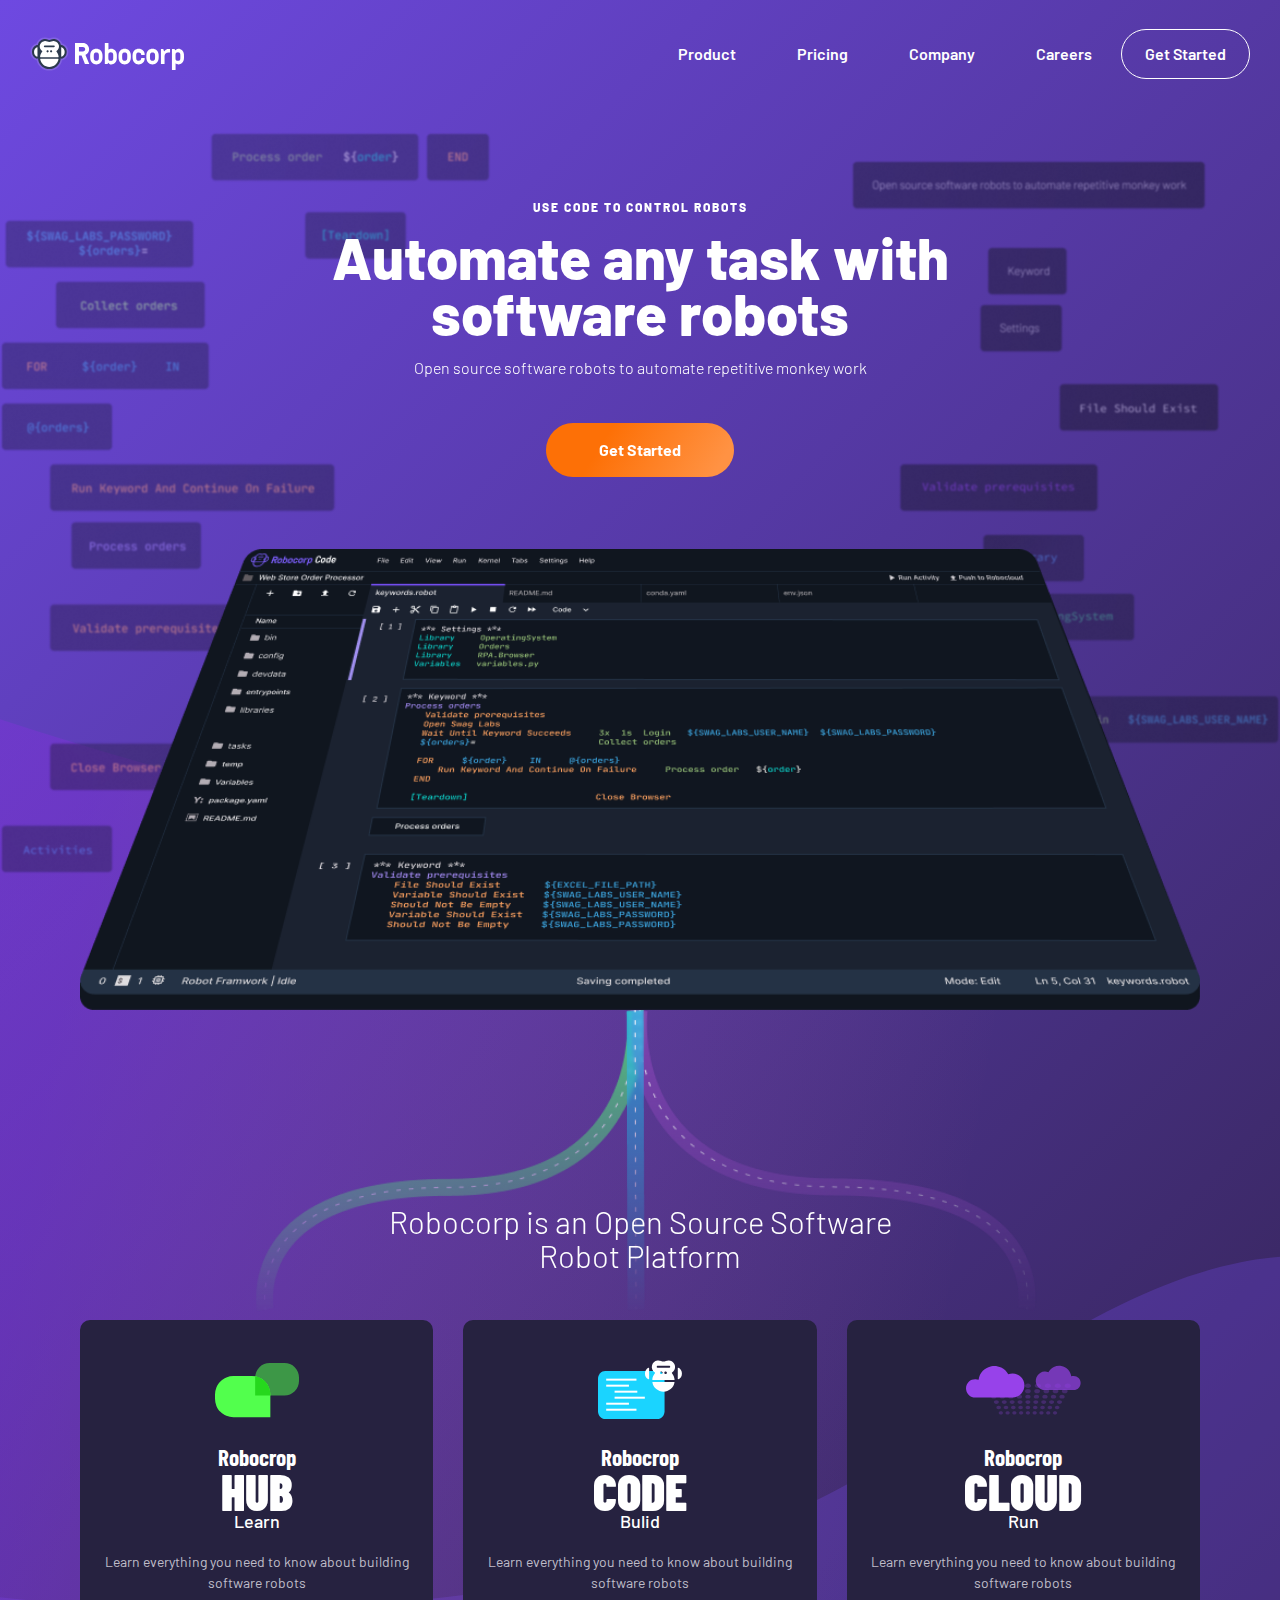
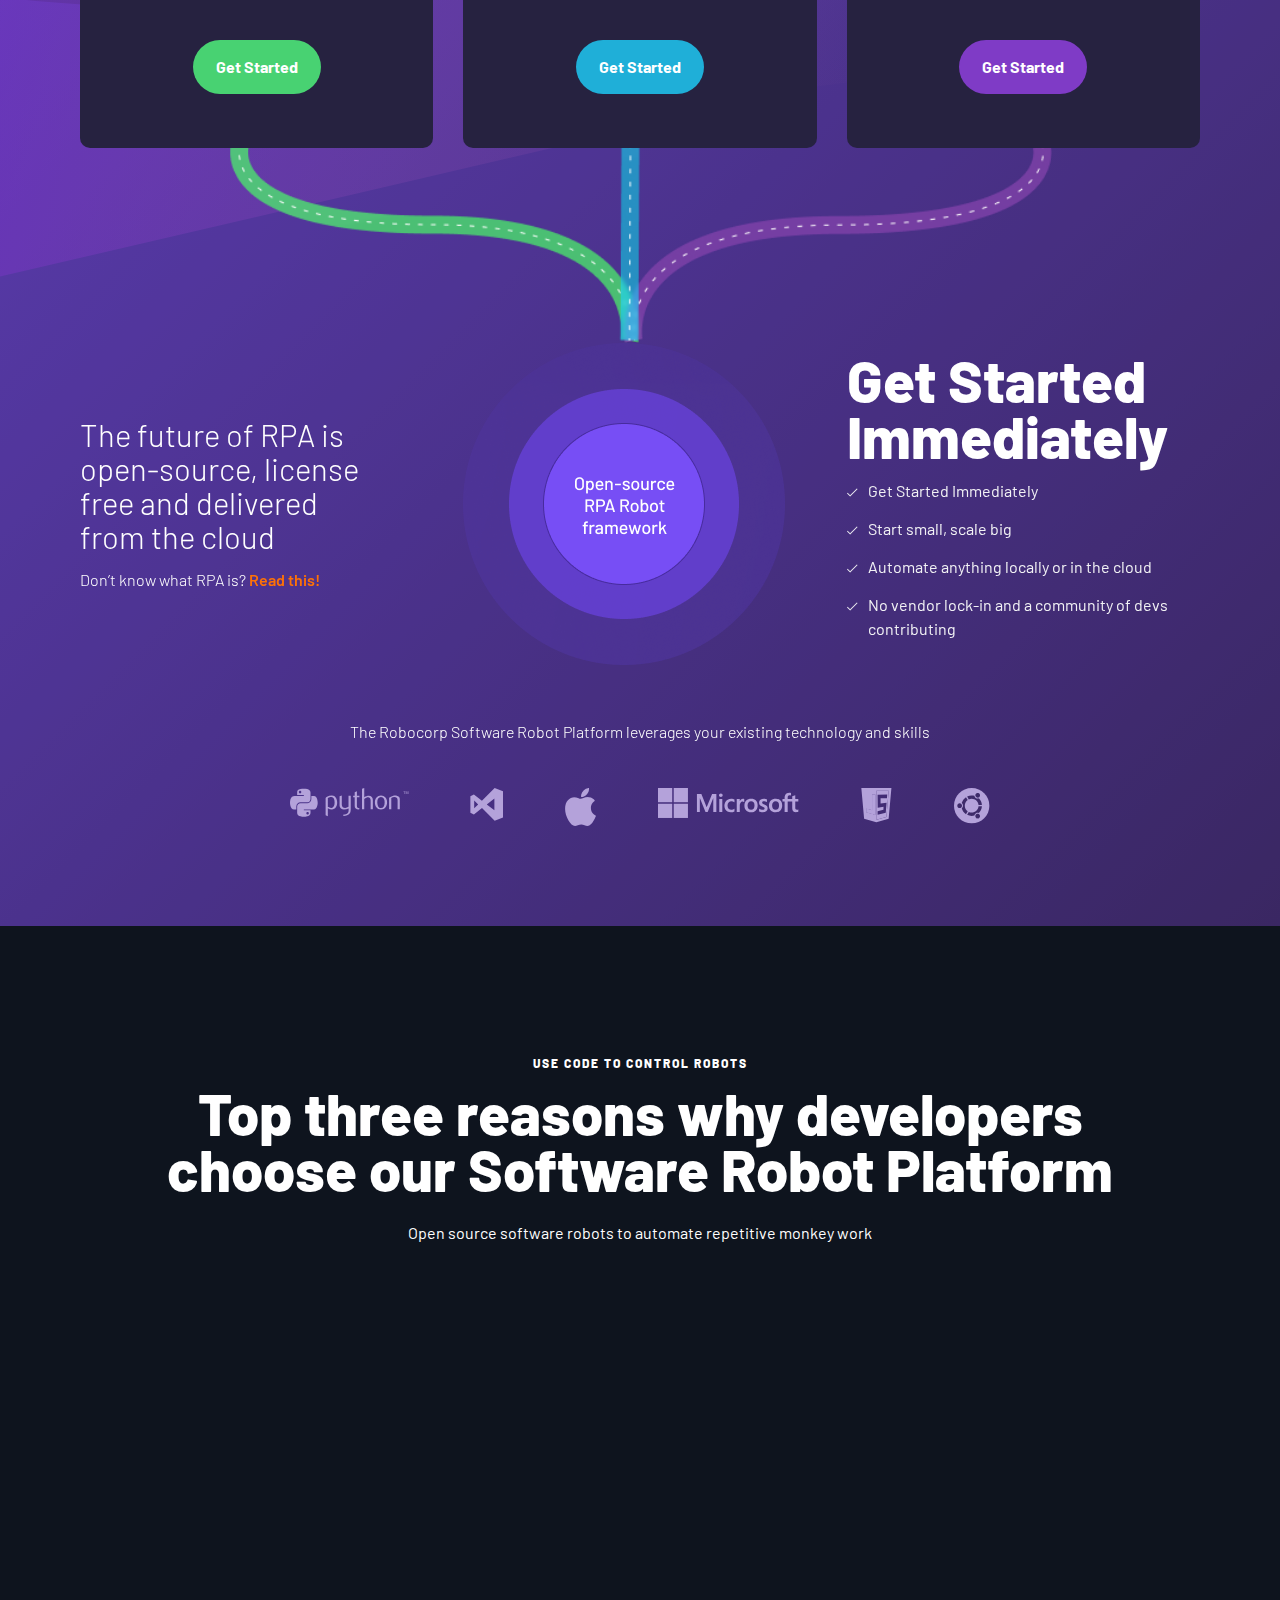
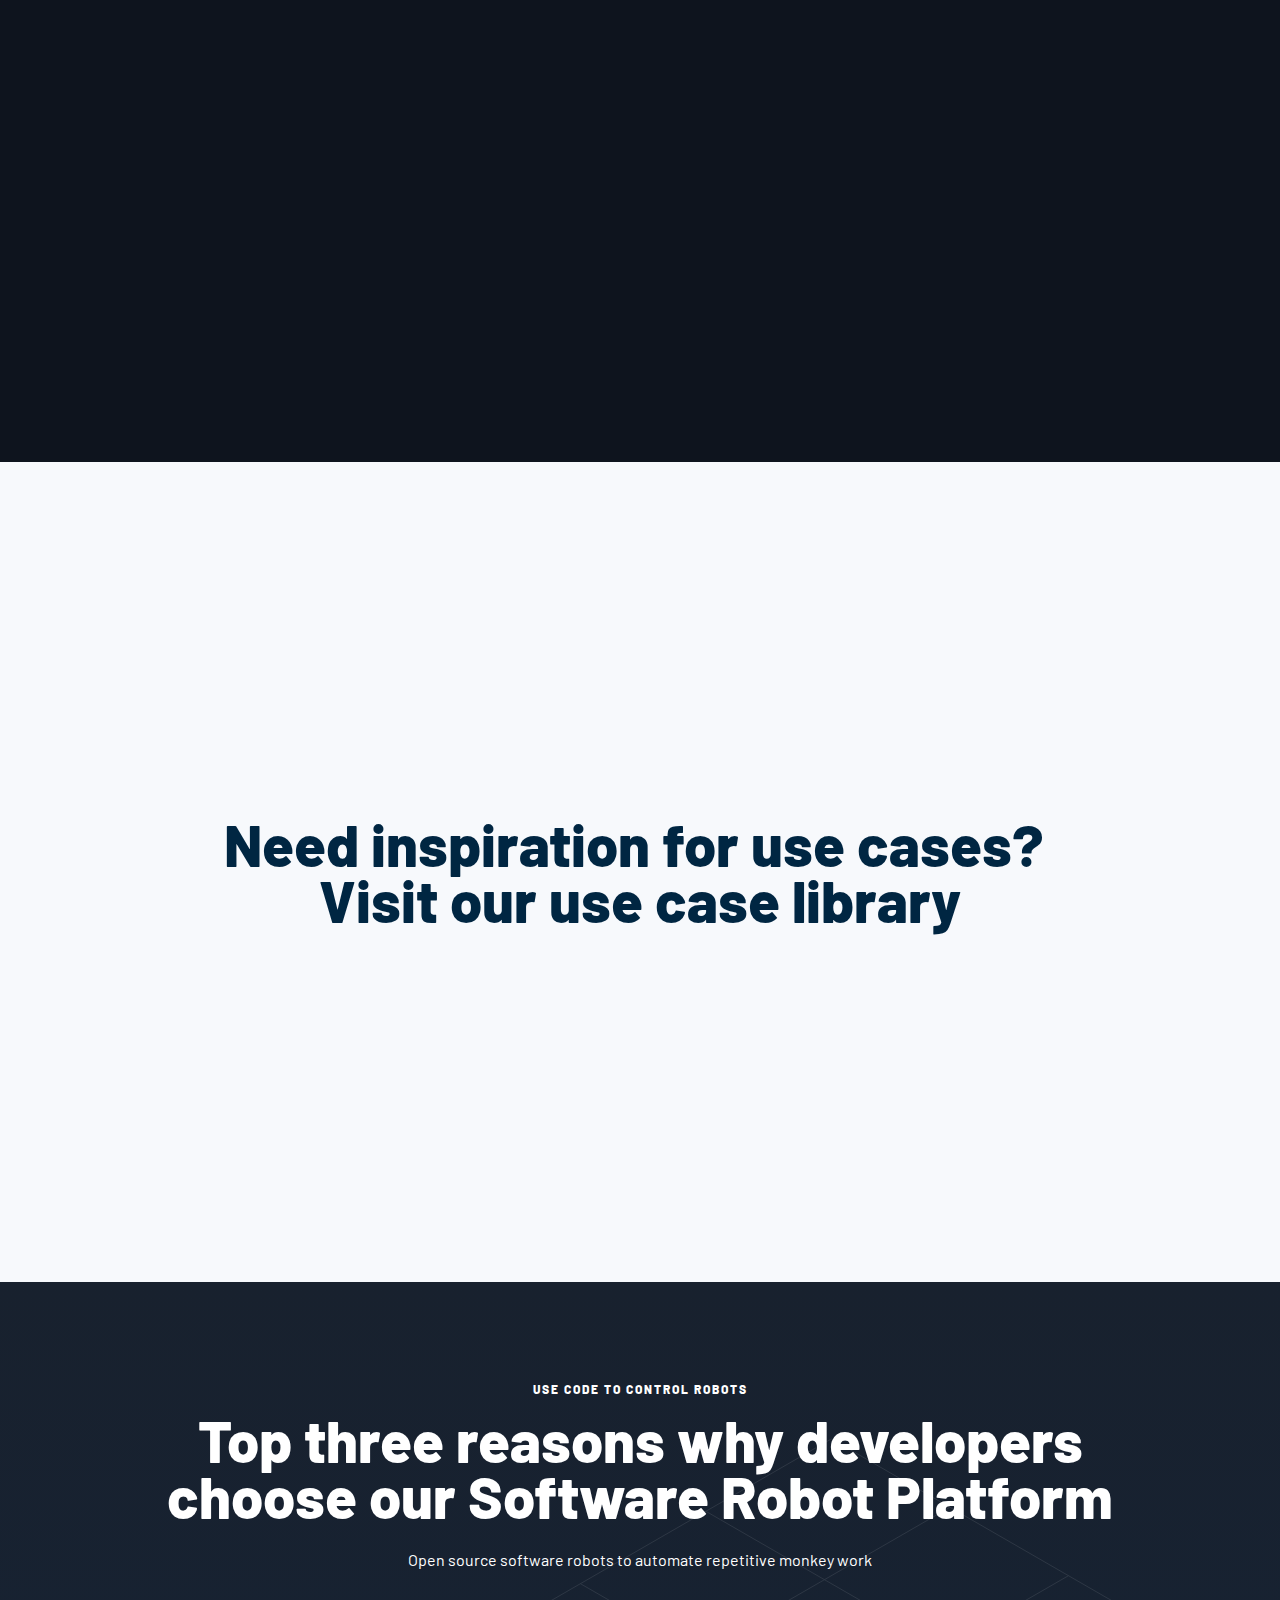
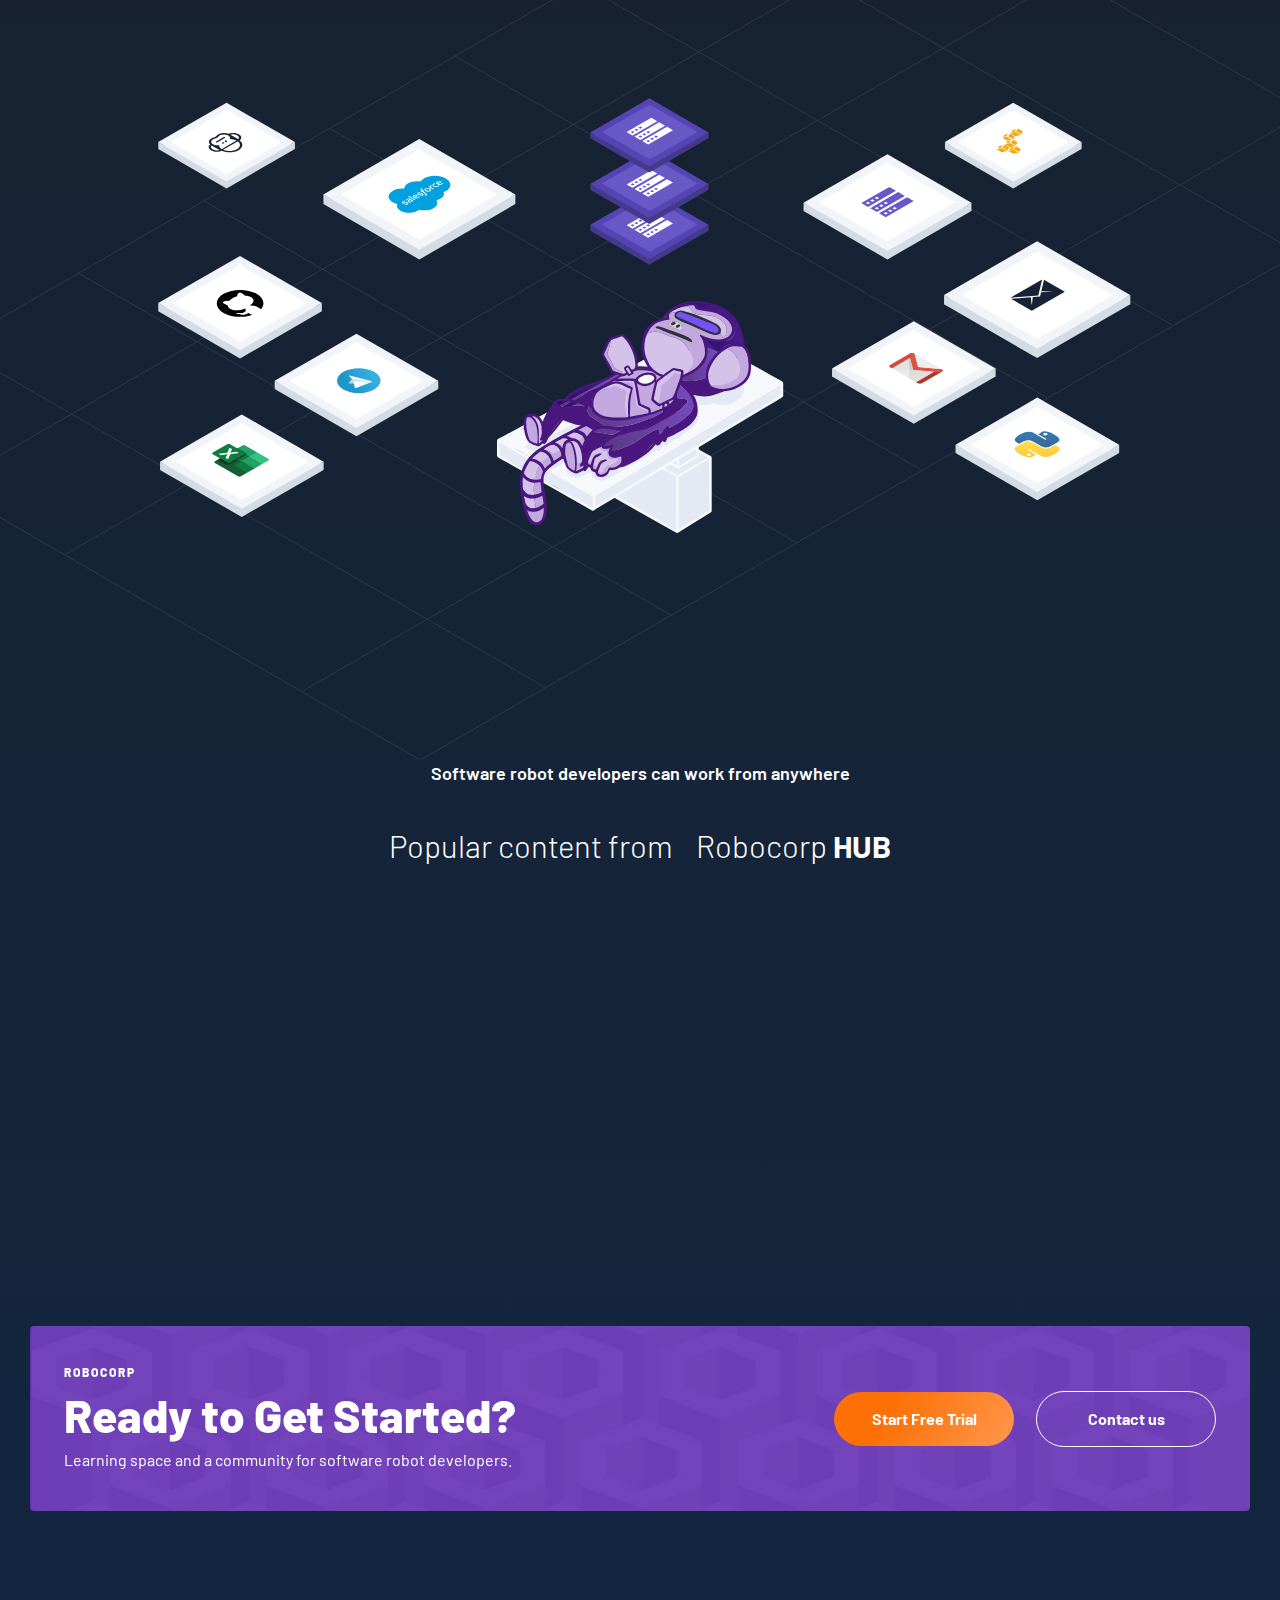
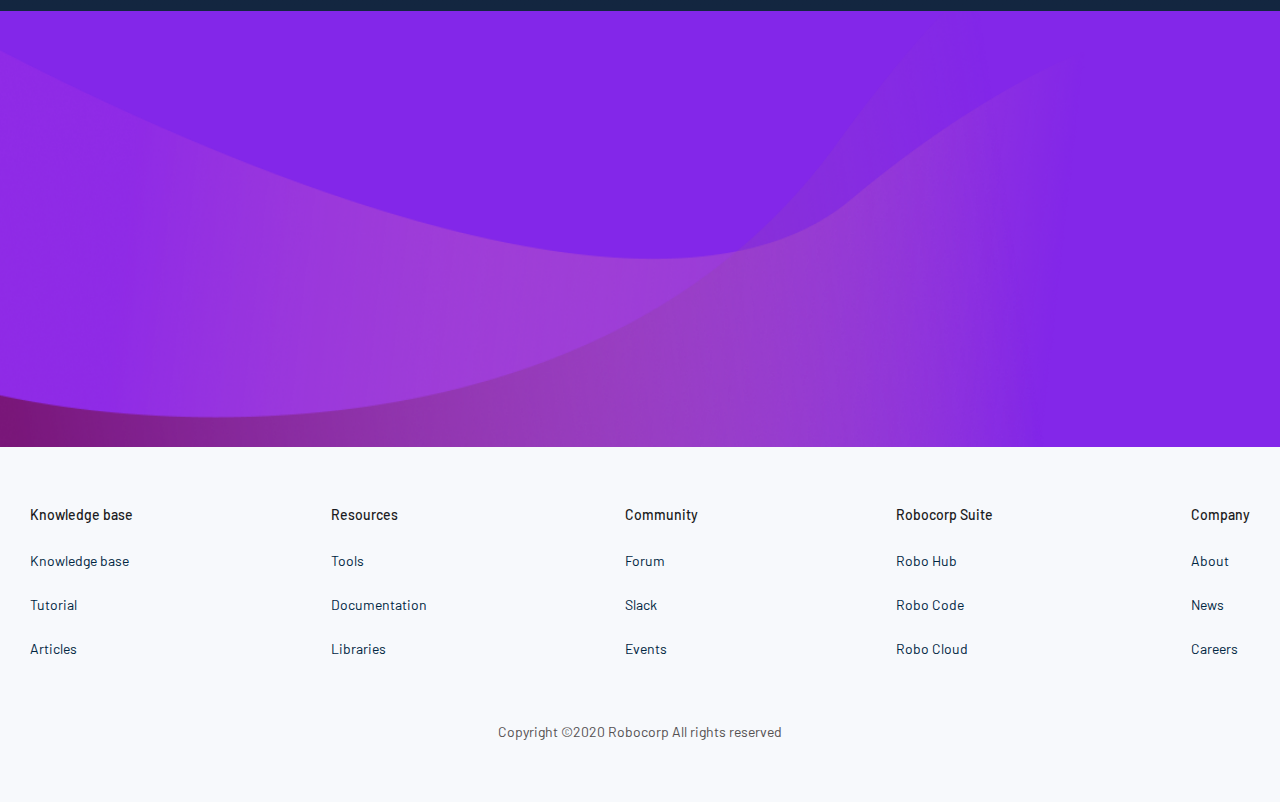
<file: page/index.html>
<!DOCTYPE html>
<html lang="en">

<head>
    <meta charset="utf-8">
    <meta http-equiv="X-UA-Compatible" content="IE=edge">
    <meta name="viewport" content="width=device-width, initial-scale=1, shrink-to-fit=no">

    <title>Title Here</title>
    <link href="https://fonts.googleapis.com/css2?family=Barlow:ital,wght@0,100;0,200;0,300;0,400;0,500;0,600;0,700;0,800;0,900;1,100;1,200;1,300;1,400;1,500;1,600;1,700;1,800;1,900&display=swap" rel="stylesheet">

    <link href="https://fonts.googleapis.com/css2?family=Barlow+Condensed:ital,wght@0,600;0,700;0,800;0,900;1,700;1,800&display=swap" rel="stylesheet">



    <link href="assets/css/bootstrap.min.css" rel="stylesheet">
    <link href="assets/css/all.min.css" rel="stylesheet">
    <link href="assets/css/fontawesome.css" rel="stylesheet">
    <link href="assets/css/meanmenu.css" rel="stylesheet">
    <link href="assets/css/owl.carousel.min.css" rel="stylesheet">
    <link href="assets/css/aos.css" rel="stylesheet">
    <link href="assets/css/default.css" rel="stylesheet">
    <link href="assets/css/style.css" rel="stylesheet">
    <link href="assets/css/responsive.css" rel="stylesheet">

</head>

<body>


    <!-- Header bar section start -->
    <div class="header-bar-section">
        <div class="container">

            <div class="row">
                <div class="col-lg-3 col-md-3 d-flex align-items-center">
                    <div class="site-logo">
                        <a href=""><img src="assets/img/site-logo.svg" alt=""></a>
                        <span class="menu-open"><i class="far fa-align-right"></i></span>

                    </div>
                </div>
                <div class="col-lg-9 col-md-9">
                    <div class="site-menu-wrp">
                        <span class="menu-close"><i class="fal fa-times"></i></span>
                        <div class="site-menu">
                            <ul>
                                <li><a href="">Product</a></li>
                                <li><a href="">Pricing</a></li>
                                <li><a href="">Company</a></li>
                                <li><a href="">Careers</a></li>
                            </ul>
                        </div>
                        <div class="header-top-right-action-btn">
                            <a href="">Get Started</a>
                        </div>
                    </div>
                </div>
            </div>
        </div>
    </div>
    <!-- Header bar section complate -->


    <!-- site inner content area start -->

    <div class="site-inner-contnet-blk">
        <img class="sp-1-img" src="assets/img/sp-1.svg" alt="">
        <img class="sp-2-img" src="assets/img/sp-2.svg" alt="">
        <div class="container">
            <img class="hero-btn-bg" src="assets/img/hero-btn-bg.png" alt="">
            <div class="row">
                <div class="col-lg-12">
                    <div class="hero-texts" data-aos="fade-up" data-aos-delay="50" data-aos-duration="1000">
                        <h4>Use Code to Control Robots</h4>
                        <h2>Automate any task with software robots</h2>
                        <p>Open source software robots to automate repetitive monkey work</p>
                        <a href="" class="site-btn">Get Started</a>
                    </div>
                </div>
            </div>
            <div class="row">
                <div class="col-lg-12">
                    <div class="main-content-inner-blk">
                        <div class="top-screen-img">
                            <img src="assets/img/screen-1.png" alt="">
                        </div>
                        <div class="border-blk">
                            <img src="assets/img/border-1.png" alt="">
                            <p>Robocorp is an Open Source Software <br> Robot Platform</p>
                        </div>
                        <div class="box-blk">
                            <div class="signle-box-item">
                                <div class="single-box-inner">
                                    <div class="box-top-blk">
                                        <div class="box-top-blk-img">
                                            <img src="assets/img/ico-1.svg" alt="">
                                        </div>
                                        <h2><span>Robocrop</span>HUB</h2>
                                        <p>Learn</p>
                                    </div>
                                    <div class="bx-inner-content-blk">
                                        <p>Learn everything you need to know about building software robots</p>
                                    </div>
                                    <div class="box-bottom-blk">
                                        <a href="">Get Started</a>
                                    </div>
                                </div>
                            </div>
                            <div class="signle-box-item">
                                <div class="single-box-inner">
                                    <div class="box-top-blk">
                                        <div class="box-top-blk-img">
                                            <img src="assets/img/ico-2.svg" alt="">
                                        </div>
                                        <h2><span>Robocrop</span>CODE</h2>
                                        <p>Bulid</p>
                                    </div>
                                    <div class="bx-inner-content-blk">
                                        <p>Learn everything you need to know about building software robots</p>
                                    </div>
                                    <div class="box-bottom-blk">
                                        <a href="" style="background: #1fafd8;">Get Started</a>
                                    </div>
                                </div>
                            </div>
                            <div class="signle-box-item">
                                <div class="single-box-inner">
                                    <div class="box-top-blk">
                                        <div class="box-top-blk-img">
                                            <img src="assets/img/ico-3.svg" alt="">
                                        </div>
                                        <h2><span>Robocrop</span>CLOUD</h2>
                                        <p>Run</p>
                                    </div>
                                    <div class="bx-inner-content-blk">
                                        <p>Learn everything you need to know about building software robots</p>
                                    </div>
                                    <div class="box-bottom-blk">
                                        <a href="" style="background: #7f3bc6;">Get Started</a>
                                    </div>
                                </div>
                            </div>
                        </div>
                        <div class="border-2-blk">
                            <img src="assets/img/border-2.png" alt="">
                        </div>
                        <div class="round-blk-contnet-area">
                            <div class="row">
                                <div class="col-lg-4 d-flex align-items-center">
                                    <div class="r-left">
                                        <p>The future of RPA is open-source, license free and delivered from the cloud</p>
                                        <h5>Don’t know what RPA is? <a href="">Read this!</a></h5>
                                    </div>
                                </div>
                                <div class="col-lg-4 d-flex align-items-center">
                                    <div class="rt-round-img">
                                        <img src="assets/img/round-blk.png" alt="">
                                    </div>
                                </div>
                                <div class="col-lg-4 d-flex align-items-center">
                                    <div class="rd-right-content">
                                        <h2>Get Started Immediately</h2>
                                        <div class="list-item">
                                            <li><i class="fal fa-check"></i>Get Started Immediately</li>
                                            <li><i class="fal fa-check"></i>Start small, scale big</li>
                                            <li><i class="fal fa-check"></i>Automate anything locally or in the cloud</li>
                                            <li><i class="fal fa-check"></i>No vendor lock-in and a community of devs contributing</li>
                                        </div>
                                    </div>
                                </div>
                            </div>
                        </div>
                        <div class="row">
                            <div class="col-lg-12">
                                <div class="b-logo-area">
                                    <p>The Robocorp Software Robot Platform leverages your existing technology and skills</p>
                                    <div class="b-logo-all-wrp">
                                        <a href=""><img src="assets/img/p-1.svg" alt=""></a>
                                        <a href=""><img src="assets/img/p-2.svg" alt=""></a>
                                        <a href=""><img src="assets/img/p-3.svg" alt=""></a>
                                        <a href=""><img src="assets/img/p-4.svg" alt=""></a>
                                        <a href=""><img src="assets/img/p-5.svg" alt=""></a>
                                        <a href=""><img src="assets/img/p-6.svg" alt=""></a>
                                    </div>
                                </div>
                            </div>
                        </div>
                    </div>
                </div>
            </div>
        </div>
    </div>


    <!-- site inner content area end -->


    <!-- Reson area start -->

    <div class="reson-area">
        <div class="container">
            <div class="row">
                <div class="col-lg-12">
                    <div class="section-title">
                        <h4>Use Code to Control Robots</h4>
                        <h2>Top three reasons why developers choose our Software Robot Platform</h2>
                        <p>Open source software robots to automate repetitive monkey work</p>
                    </div>
                </div>
            </div>
            <div class="row mt-70">
                <div class="col-lg-4" data-aos="fade-up" data-aos-delay="50" data-aos-duration="1000">
                    <div class="single-rs-blk">
                        <div class="rs-img">
                            <img src="assets/img/t-1.svg" alt="">
                        </div>
                        <div class="rs-texts">
                            <p>We hate enterprise contracts and old school licensing. Customer centric pricing that scales with usage.
                                <span>Free to get started, and packages that encourage usage instead of vendor lock in.</span></p>
                        </div>
                    </div>
                </div>
                <div class="col-lg-4" data-aos="fade-up" data-aos-delay="60" data-aos-duration="1100">
                    <div class="single-rs-blk">
                        <div class="rs-img">
                            <img src="assets/img/t-2.svg" alt="">
                        </div>
                        <div class="rs-texts">
                            <p>From the simplest use cases to the most complex automation projects, Robocorp expands to meet your demands.
                                <span>Spin up concurrent robots during your busy season or run one robot once a day. You are in control of your scale.</span></p>
                        </div>
                    </div>
                </div>
                <div class="col-lg-4" data-aos="fade-up" data-aos-delay="70" data-aos-duration="1200">
                    <div class="single-rs-blk">
                        <div class="rs-img">
                            <img src="assets/img/t-3.svg" alt="">
                        </div>
                        <div class="rs-texts">
                            <p>Open-source community-built libraries that offer never-ending use case options.
                                <span>No vendor upselling, and a community of like-minded engineers to collaborate with.</span></p>
                        </div>
                    </div>
                </div>
            </div>
        </div>
    </div>

    <!-- Reson area end -->


    <!-- Features area start -->

    <div class="features-area">
        <div class="container">
            <div class="row">
                <div class="col-lg-12">
                    <div class="features-wrp">
                        <div class="signle-ft-blk" data-aos="fade-up" data-aos-delay="50" data-aos-duration="1000">
                            <div class="fts-inner">
                                <div class="ft-ico">
                                    <img src="assets/img/ft-ico/f-1.svg" alt="">
                                </div>
                                <p>Sales and Marketing</p>
                            </div>
                        </div>
                        <div class="signle-ft-blk" data-aos="fade-up" data-aos-delay="60" data-aos-duration="1100">
                            <div class="fts-inner">
                                <div class="ft-ico">
                                    <img src="assets/img/ft-ico/f-2.svg" alt="">
                                </div>
                                <p>Customer onboarding</p>
                            </div>
                        </div>
                        <div class="signle-ft-blk" data-aos="fade-up" data-aos-delay="70" data-aos-duration="1200">
                            <div class="fts-inner">
                                <div class="ft-ico">
                                    <img src="assets/img/ft-ico/f-3.svg" alt="">
                                </div>
                                <p>Customer service</p>
                            </div>
                        </div>
                        <div class="signle-ft-blk" data-aos="fade-up" data-aos-delay="80" data-aos-duration="1300">
                            <div class="fts-inner">
                                <div class="ft-ico">
                                    <img src="assets/img/ft-ico/f-4.svg" alt="">
                                </div>
                                <p>Supply Chain</p>
                            </div>
                        </div>
                        <div class="signle-ft-blk" data-aos="fade-up" data-aos-delay="90" data-aos-duration="1400">
                            <div class="fts-inner">
                                <div class="ft-ico">
                                    <img src="assets/img/ft-ico/f-5.svg" alt="">
                                </div>
                                <p>External Vendors & Partner</p>
                            </div>
                        </div>
                    </div>
                    <div class="mdl-title">
                        <h2>Need inspiration for use cases? Visit our use case library</h2>
                    </div>
                    <div class="features-wrp">
                        <div class="signle-ft-blk" data-aos="fade-up" data-aos-delay="50" data-aos-duration="1000">
                            <div class="fts-inner">
                                <div class="ft-ico">
                                    <img src="assets/img/ft-ico/f-6.svg" alt="">
                                </div>
                                <p>Operations / Compliance Legal</p>
                            </div>
                        </div>
                        <div class="signle-ft-blk" data-aos="fade-up" data-aos-delay="60" data-aos-duration="1100">
                            <div class="fts-inner">
                                <div class="ft-ico">
                                    <img src="assets/img/ft-ico/f-7.svg" alt="">
                                </div>
                                <p>Finance and accounting</p>
                            </div>
                        </div>
                        <div class="signle-ft-blk" data-aos="fade-up" data-aos-delay="70" data-aos-duration="1200">
                            <div class="fts-inner">
                                <div class="ft-ico">
                                    <img src="assets/img/ft-ico/f-8.svg" alt="">
                                </div>
                                <p>Human resources</p>
                            </div>
                        </div>
                        <div class="signle-ft-blk" data-aos="fade-up" data-aos-delay="70" data-aos-duration="1300">
                            <div class="fts-inner">
                                <div class="ft-ico">
                                    <img src="assets/img/ft-ico/f-9.svg" alt="">
                                </div>
                                <p>Information technology</p>
                            </div>
                        </div>

                    </div>
                </div>
            </div>
        </div>
    </div>

    <!-- Features area end -->


    <!-- Robot area start -->

    <div class="robot-area">

        <div class="rob-top-bllk">
            <div class="container">
                <div class="row">
                    <div class="col-lg-12">
                        <div class="section-title">
                            <h4>Use Code to Control Robots</h4>
                            <h2>Top three reasons why developers choose our Software Robot Platform</h2>
                            <p>Open source software robots to automate repetitive monkey work</p>
                        </div>
                    </div>
                </div>
            </div>
        </div>
        <div class="rob-img">


            <div class="robot-image">
                <img src="assets/img/floating_tiles.svg" alt="">
                <p>Software robot developers can work from anywhere</p>
            </div>


        </div>

        <div class="rob-btm-bllk">
            <div class="container">


                <div class="row">
                    <div class="col-lg-12">
                        <div class="rob-box">
                            <p>Popular content from</p>
                            <p>Robocorp <span>HUB</span></p>
                        </div>
                    </div>
                </div>
                <div class="row ex-padding">
                    <div class="col-lg-4" data-aos="fade-up" data-aos-delay="50" data-aos-duration="1000">
                        <div class="signle-rb-box">
                            <div class="signle-rb-box-wrp">
                                <span>+200 points</span>
                                <h2>Basic concept of robot famework</h2>
                                <p>Robohub contains resources for all-the-things related to software robot development.</p>
                            </div>
                            <h5>5hrs ago</h5>
                        </div>
                    </div>
                    <div class="col-lg-4" data-aos="fade-up" data-aos-delay="60" data-aos-duration="1100">
                        <div class="signle-rb-box">
                            <div class="signle-rb-box-wrp">
                                <span>+200 points</span>
                                <h2>Basic concept of robot famework</h2>
                                <p>Robohub contains resources for all-the-things related to software robot development.</p>
                            </div>
                            <h5>5hrs ago</h5>
                        </div>
                    </div>
                    <div class="col-lg-4" data-aos="fade-up" data-aos-delay="70" data-aos-duration="1200">
                        <div class="signle-rb-box">
                            <div class="signle-rb-box-wrp">
                                <span>+200 points</span>
                                <h2>Basic concept of robot famework</h2>
                                <p>Robohub contains resources for all-the-things related to software robot development.</p>
                            </div>
                            <h5>5hrs ago</h5>
                        </div>
                    </div>
                </div>
                <div class="row">
                    <div class="col-lg-12">
                        <div class="call-to-action-blkk" style="background-image: url(assets/img/action-bg.jpg);">
                            <div class="section-title">
                                <h4>Robocorp</h4>
                                <h2>Ready to Get Started?</h2>
                                <p>Learning space and a community for software robot developers.</p>
                            </div>
                            <div class="actionb-btn-call">
                                <a href="">Start Free Trial</a>
                                <a href="" class="styled-btn">Contact us</a>
                            </div>
                        </div>
                    </div>
                </div>
            </div>
        </div>
    </div>


    <!-- Robot area end -->



    <!-- Footer top action area start -->

    <div class="footer-top-action-area">
        <img class="v-img v-m-1" src="assets/img/v-1.png" alt="">
        <img class="v-img v-m-2" src="assets/img/v-2.png" alt="">
        <div class="container">
            <div class="row">
                <div class="col-lg-6 d-flex align-items-center" data-aos="fade-up" data-aos-delay="50" data-aos-duration="1000">
                    <div class="footer-top-action-content-blk">
                        <h4>AUTOMATE ANY TASK WITH ROBOSUITE</h4>
                        <h2>Start your robot developer journey</h2>
                        <p>Learning space and a community for software robot developers.</p>
                    </div>
                </div>
                <div class="col-lg-6" data-aos="fade-up" data-aos-delay="60" data-aos-duration="1100">
                    <div class="footer-action-box">
                        <div class="ft-actop-blk">
                            <div class="single-action-contnet">
                                <span><img src="assets/img/logo-img.png" alt=""></span>
                                <div class="ac-text-inner">
                                    <h4>Build with Robocode</h4>

                                </div>
                                <p>Open-source developer tools for building software robots.</p>
                                <div class="bottom-action-btn">
                                    <a href="">Download</a>

                                </div>
                            </div>
                            <div class="single-action-contnet sec-ac-blk">
                                <span><img src="assets/img/cloud-img.svg" alt=""></span>
                                <div class="ac-text-inner">
                                    <h4>Run in Robocloud</h4>

                                </div>
                                <p>Operate and run software robots anywhere with minimum setup.</p>
                                <div class="bottom-action-btn">

                                    <a href="">Create account</a>
                                </div>
                            </div>
                        </div>

                    </div>
                </div>
            </div>
        </div>
    </div>

    <!-- Footer top action area end -->




    <!-- Footer area start -->

    <div class="footer-area">
        <div class="container">
            <div class="row">
                <div class="col-lg-12">
                    <div class="footer-widget-all">
                        <div class="footer-single-widget">
                            <div class="f-widget-inner">
                                <h4 class="widget-title">Knowledge base</h4>
                                <div class="widget-content">
                                    <div class="footer-menu">
                                        <ul>
                                            <li><a href="">Knowledge base</a></li>
                                            <li><a href="">Tutorial</a></li>
                                            <li><a href="">Articles</a></li>
                                        </ul>
                                    </div>
                                </div>
                            </div>
                        </div>
                        <div class="footer-single-widget">
                            <div class="f-widget-inner">
                                <h4 class="widget-title">Resources</h4>
                                <div class="widget-content">
                                    <div class="footer-menu">
                                        <ul>
                                            <li><a href="">Tools</a></li>
                                            <li><a href="">Documentation</a></li>
                                            <li><a href="">Libraries</a></li>
                                        </ul>
                                    </div>
                                </div>
                            </div>
                        </div>
                        <div class="footer-single-widget">
                            <div class="f-widget-inner">
                                <h4 class="widget-title">Community</h4>
                                <div class="widget-content">
                                    <div class="footer-menu">
                                        <ul>
                                            <li><a href="">Forum</a></li>
                                            <li><a href="">Slack</a></li>
                                            <li><a href="">Events</a></li>
                                        </ul>
                                    </div>
                                </div>
                            </div>
                        </div>
                        <div class="footer-single-widget">
                            <div class="f-widget-inner">
                                <h4 class="widget-title">Robocorp Suite</h4>
                                <div class="widget-content">
                                    <div class="footer-menu">
                                        <ul>
                                            <li><a href="">Robo Hub</a></li>
                                            <li><a href="">Robo Code</a></li>
                                            <li><a href="">Robo Cloud</a></li>
                                        </ul>
                                    </div>
                                </div>
                            </div>
                        </div>
                        <div class="footer-single-widget">
                            <div class="f-widget-inner">
                                <h4 class="widget-title">Company</h4>
                                <div class="widget-content">
                                    <div class="footer-menu">
                                        <ul>
                                            <li><a href="">About</a></li>
                                            <li><a href="">News</a></li>
                                            <li><a href="">Careers</a></li>
                                        </ul>
                                    </div>
                                </div>
                            </div>
                        </div>
                    </div>
                </div>
            </div>
            <div class="row">
                <div class="col-lg-12">
                    <div class="footer-cp-text">
                        <p>Copyright ©2020 Robocorp All rights reserved</p>
                    </div>
                </div>
            </div>
        </div>
    </div>

    <!-- Footer area end -->







    <!-- jQuery first, then Popper.js, then Bootstrap JS -->
    <script src="assets/js/jquery.min.js"></script>
    <script src="assets/js/Popper.js"></script>
    <script src="assets/js/jquery.sticky.js"></script>
    <script src="assets/js/jquery.meanmenu.js"></script>
    <script src="assets/js/owl.carousel.min.js"></script>
    <script src="assets/js/bootstrap.min.js"></script>
    <script src="assets/js/aos.js"></script>
    <script src="assets/js/main.js"></script>



</body>

</html>
</file>
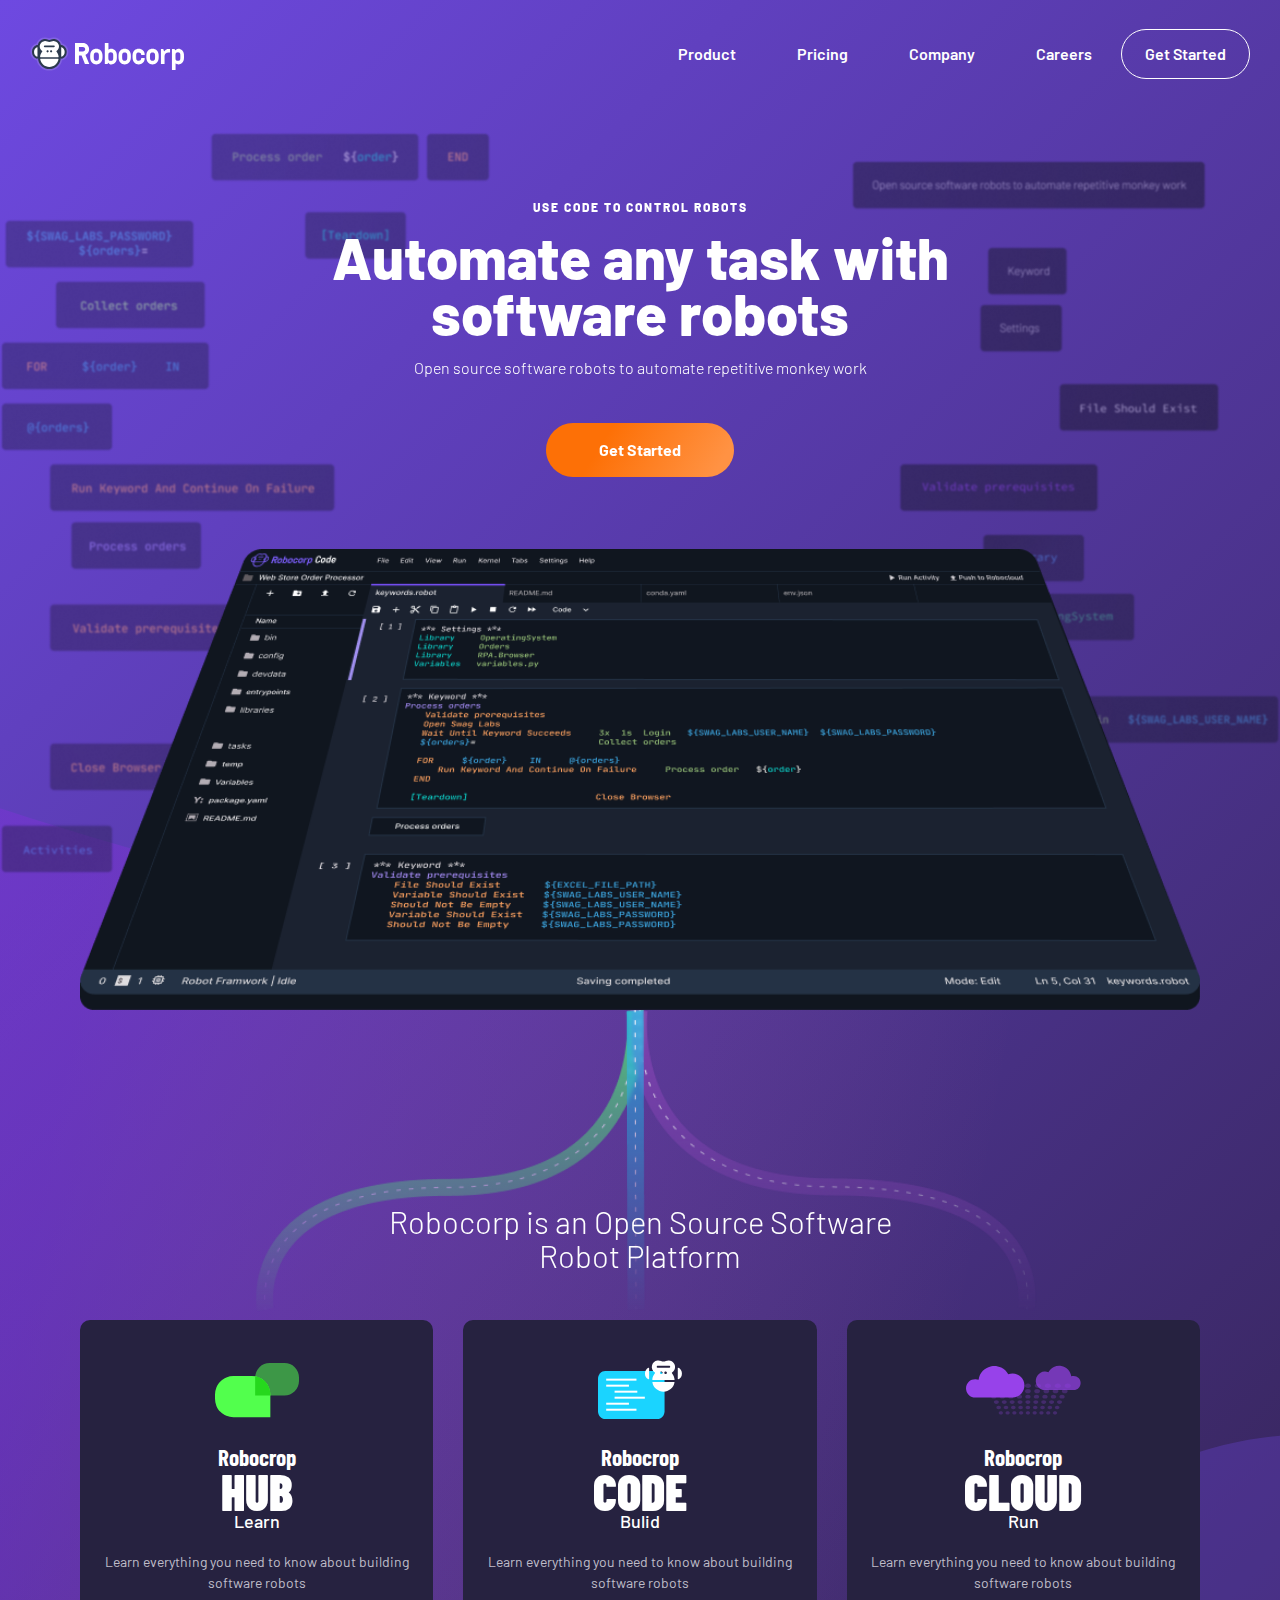
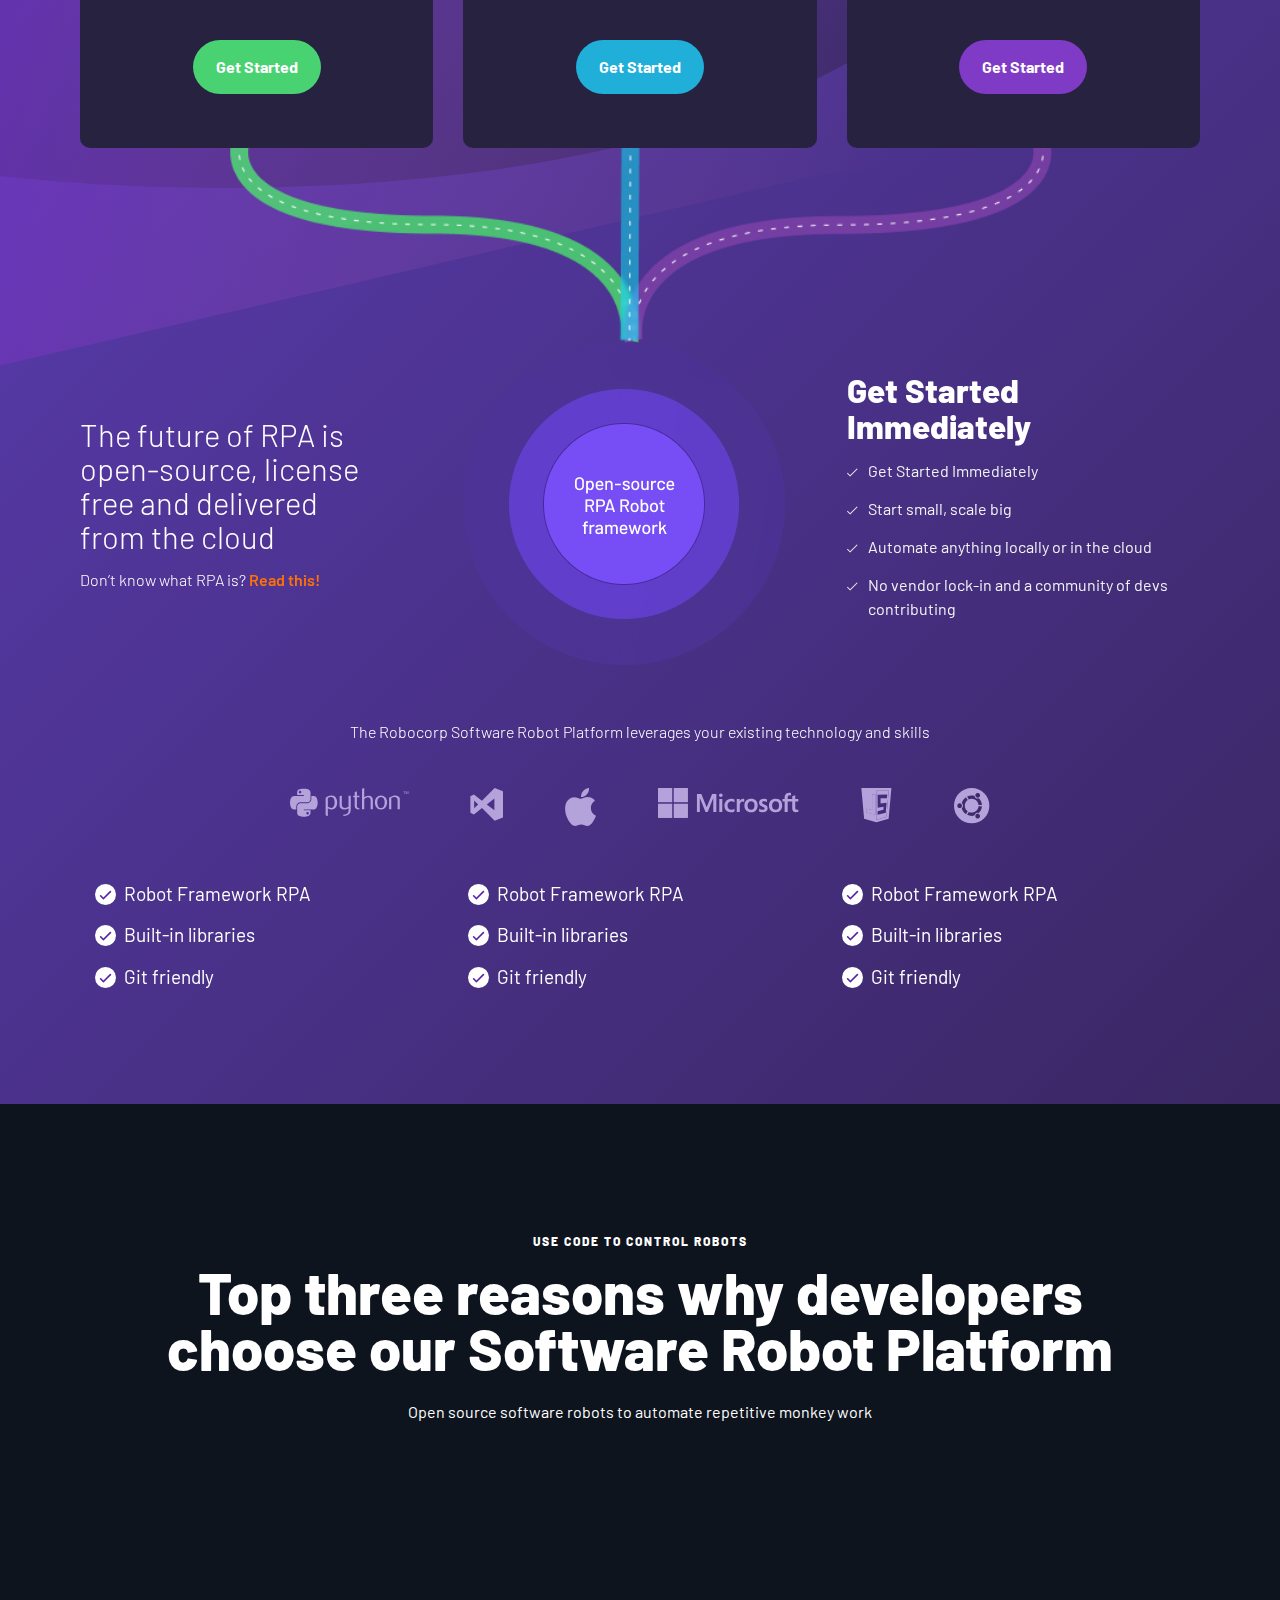
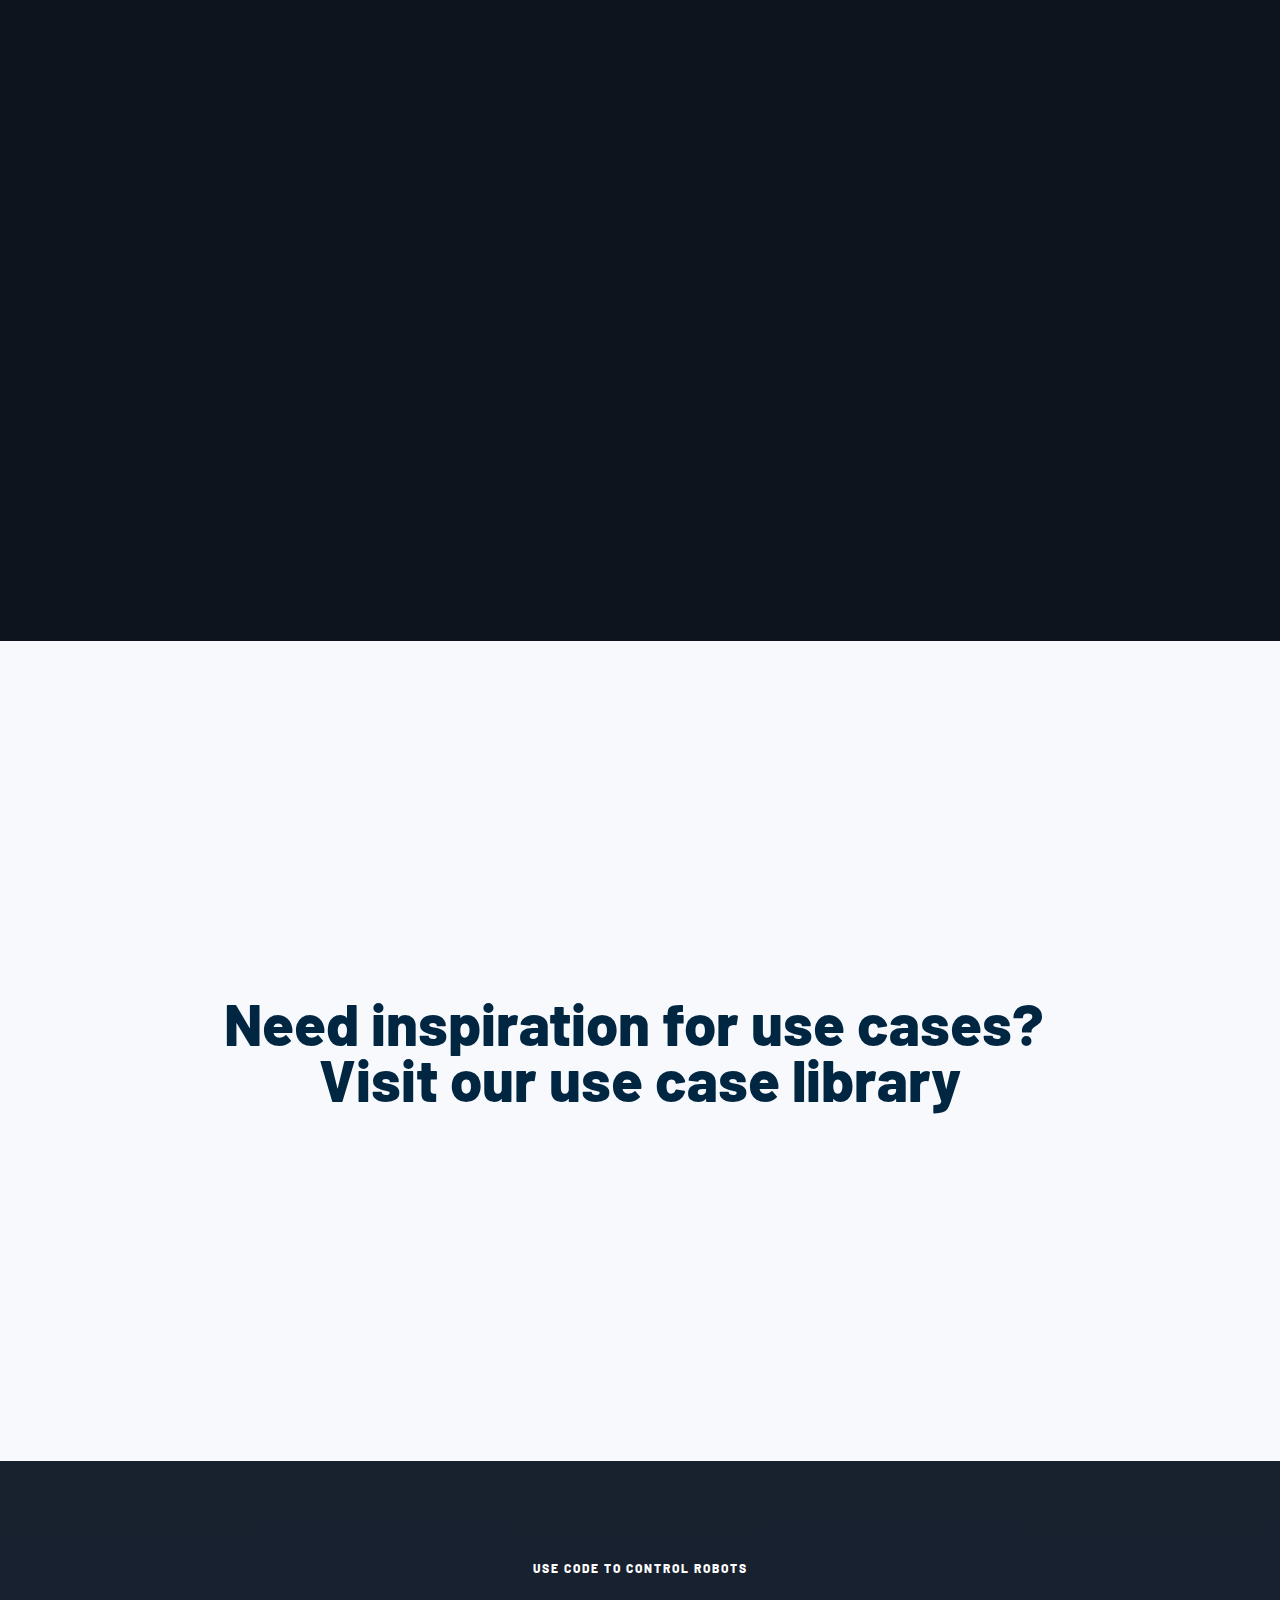
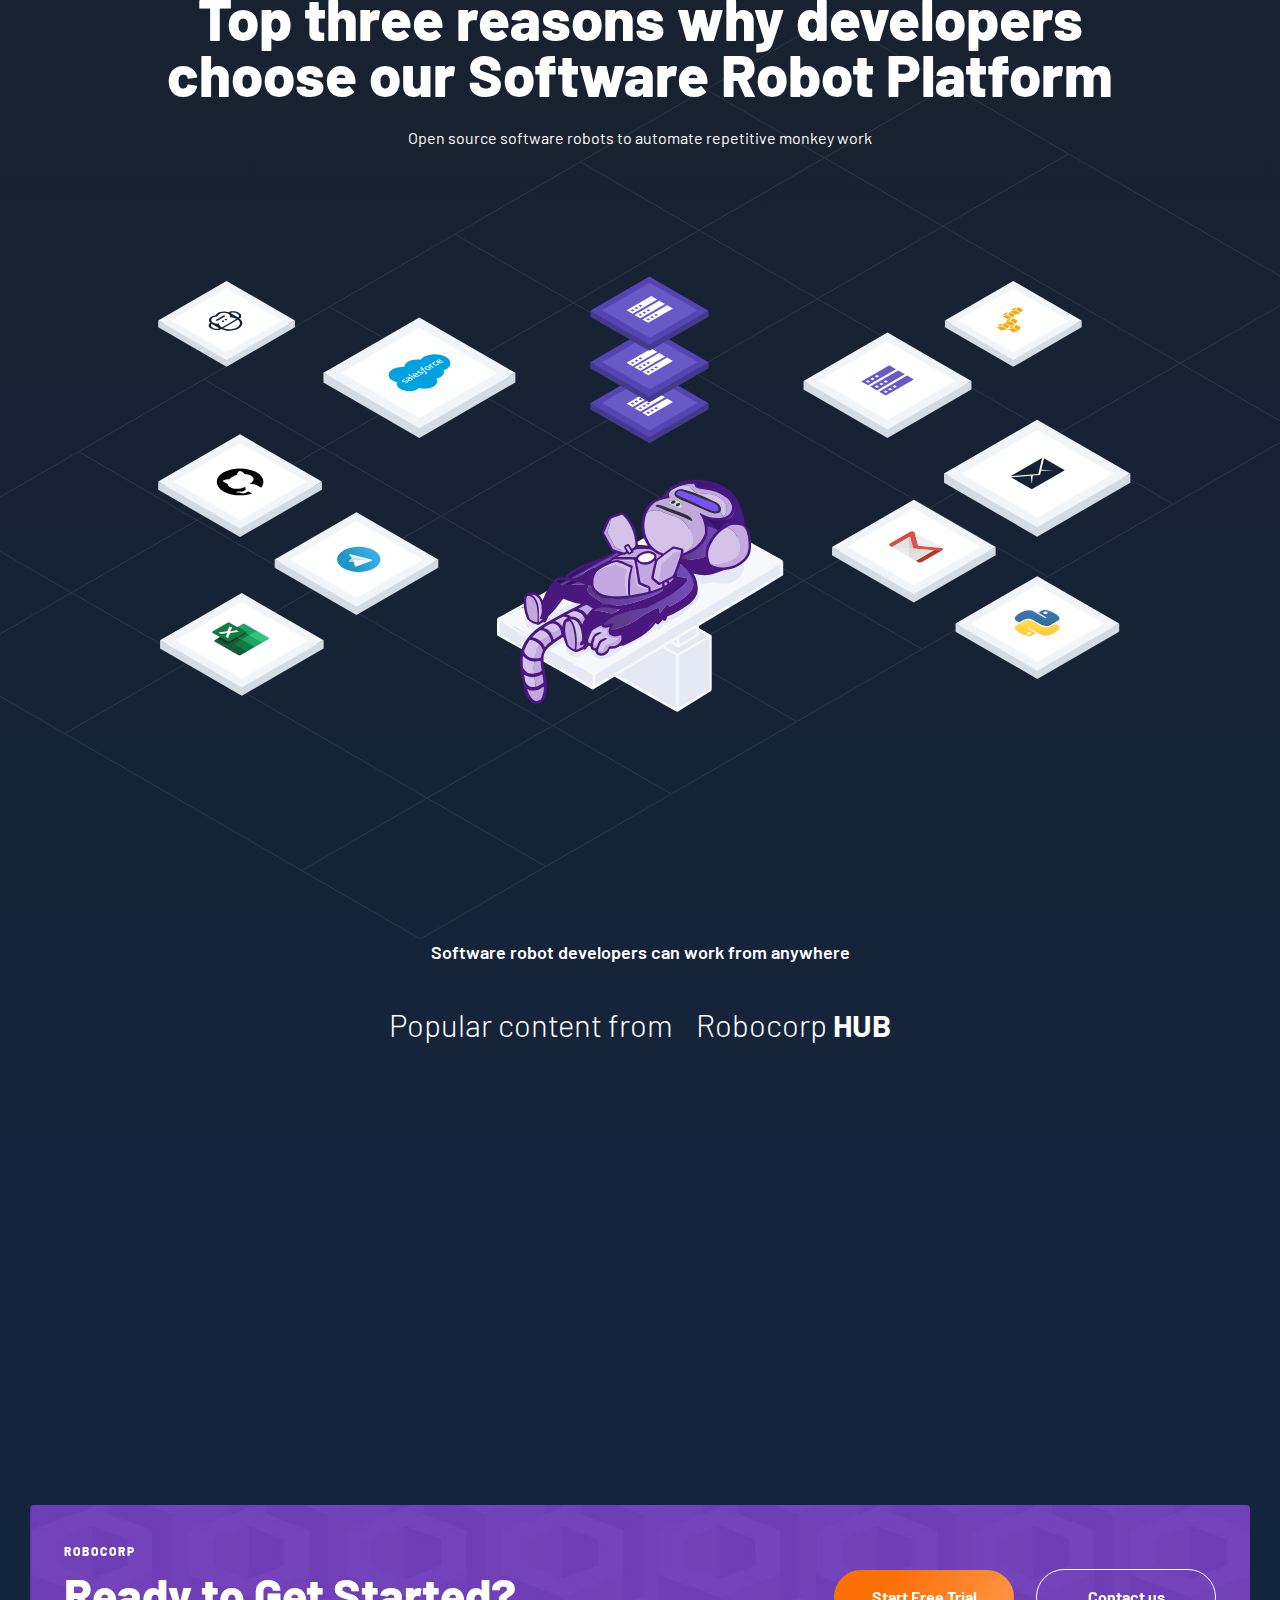
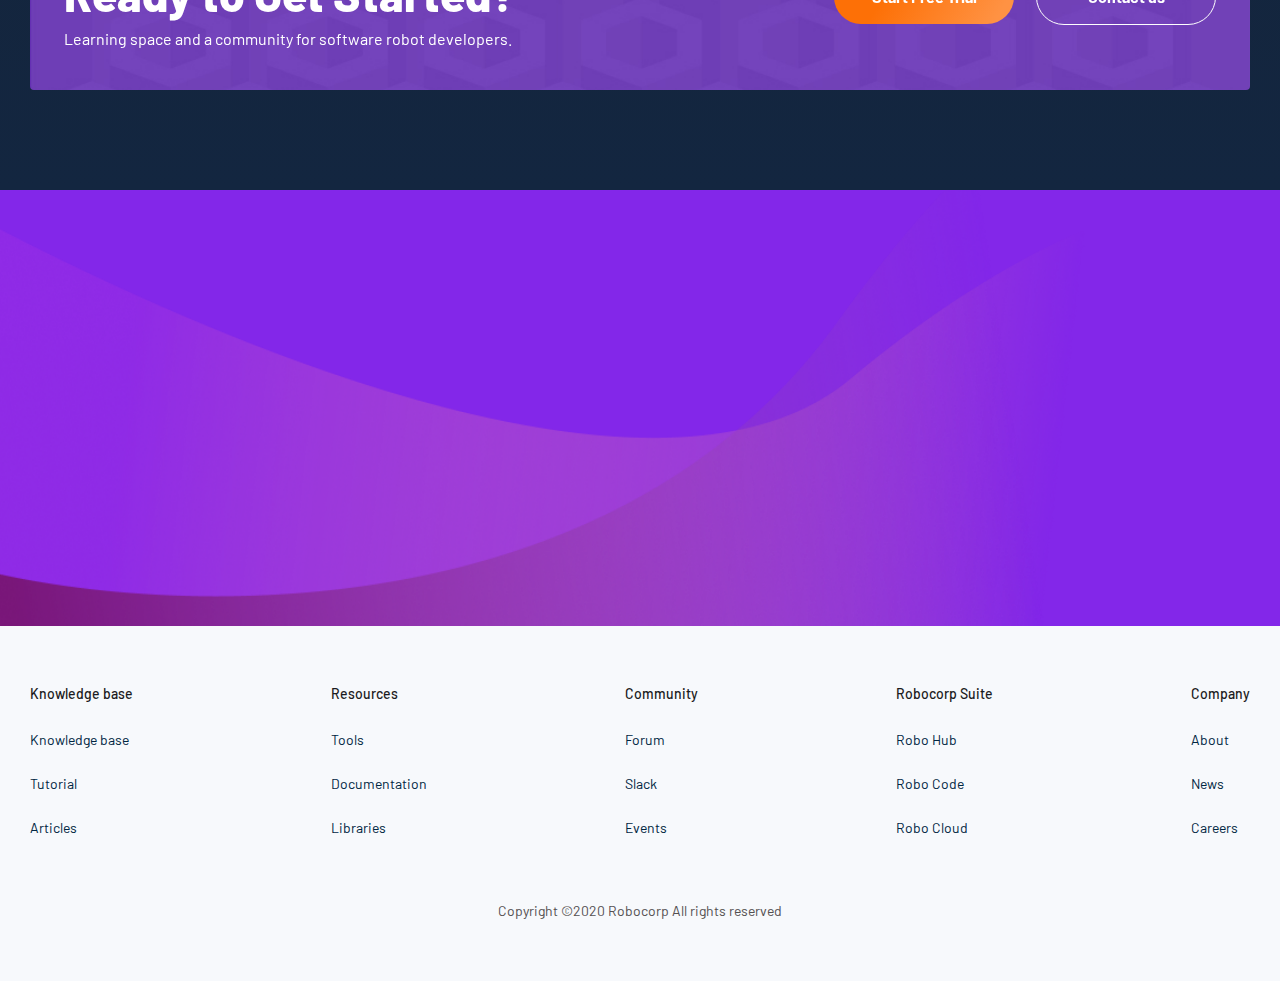
<file: purple/index.html>
<!DOCTYPE html>
<html lang="en">

<head>
    <meta charset="utf-8">
    <meta http-equiv="X-UA-Compatible" content="IE=edge">
    <meta name="viewport" content="width=device-width, initial-scale=1, shrink-to-fit=no">

    <title>Title Here</title>
    <link href="https://fonts.googleapis.com/css2?family=Barlow:ital,wght@0,100;0,200;0,300;0,400;0,500;0,600;0,700;0,800;0,900;1,100;1,200;1,300;1,400;1,500;1,600;1,700;1,800;1,900&display=swap" rel="stylesheet">

    <link href="https://fonts.googleapis.com/css2?family=Barlow+Condensed:ital,wght@0,600;0,700;0,800;0,900;1,700;1,800&display=swap" rel="stylesheet">



    <link href="assets/css/bootstrap.min.css" rel="stylesheet">
    <link href="assets/css/all.min.css" rel="stylesheet">
    <link href="assets/css/fontawesome.css" rel="stylesheet">
    <link href="assets/css/meanmenu.css" rel="stylesheet">
    <link href="assets/css/owl.carousel.min.css" rel="stylesheet">
    <link href="assets/css/aos.css" rel="stylesheet">
    <link href="assets/css/default.css" rel="stylesheet">
    <link href="assets/css/style.css" rel="stylesheet">
    <link href="assets/css/responsive.css" rel="stylesheet">

</head>

<body>


    <!-- Header bar section start -->
    <div class="header-bar-section">
        <div class="container">

            <div class="row">
                <div class="col-lg-3 col-md-3 d-flex align-items-center">
                    <div class="site-logo">
                        <a href=""><img src="assets/img/site-logo.svg" alt=""></a>
                        <span class="menu-open"><i class="far fa-align-right"></i></span>

                    </div>
                </div>
                <div class="col-lg-9 col-md-9">
                    <div class="site-menu-wrp">
                        <span class="menu-close"><i class="fal fa-times"></i></span>
                        <div class="site-menu">
                            <ul>
                                <li><a href="">Product</a></li>
                                <li><a href="">Pricing</a></li>
                                <li><a href="">Company</a></li>
                                <li><a href="">Careers</a></li>
                            </ul>
                        </div>
                        <div class="header-top-right-action-btn">
                            <a href="">Get Started</a>
                        </div>
                    </div>
                </div>
            </div>
        </div>
    </div>
    <!-- Header bar section complate -->


    <!-- site inner content area start -->

    <div class="site-inner-contnet-blk">
        <img class="sp-1-img" src="assets/img/sp-1.svg" alt="">
        <img class="sp-2-img" src="assets/img/sp-2.svg" alt="">
        <div class="container">
            <img class="hero-btn-bg rellax" data-rellax-speed="7" src="assets/img/hero-btn-bg.png" alt="">
            <div class="row">
                <div class="col-lg-12">
                    <div class="hero-texts" data-aos="fade-up" data-aos-delay="50" data-aos-duration="1000">
                        <h4>Use Code to Control Robots</h4>
                        <h2>Automate any task with software robots</h2>
                        <p>Open source software robots to automate repetitive monkey work</p>
                        <a href="" class="site-btn">Get Started</a>
                    </div>
                </div>
            </div>
            <div class="row">
                <div class="col-lg-12">
                    <div class="main-content-inner-blk">
                        <div class="top-screen-img">
                            <img src="assets/img/screen-1.png" alt="">
                        </div>
                        <div class="border-blk">
                            <img src="assets/img/border-1.png" alt="">
                            <p>Robocorp is an Open Source Software <br> Robot Platform</p>
                        </div>
                        <div class="box-blk">
                            <div class="signle-box-item">
                                <div class="single-box-inner">
                                    <div class="box-top-blk">
                                        <div class="box-top-blk-img">
                                            <img src="assets/img/ico-1.svg" alt="">
                                        </div>
                                        <h2><span>Robocrop</span>HUB</h2>
                                        <p>Learn</p>
                                    </div>
                                    <div class="bx-inner-content-blk">
                                        <p>Learn everything you need to know about building software robots</p>
                                    </div>
                                    <div class="box-bottom-blk">
                                        <a href="">Get Started</a>
                                    </div>
                                </div>
                            </div>
                            <div class="signle-box-item">
                                <div class="single-box-inner">
                                    <div class="box-top-blk">
                                        <div class="box-top-blk-img">
                                            <img src="assets/img/ico-2.svg" alt="">
                                        </div>
                                        <h2><span>Robocrop</span>CODE</h2>
                                        <p>Bulid</p>
                                    </div>
                                    <div class="bx-inner-content-blk">
                                        <p>Learn everything you need to know about building software robots</p>
                                    </div>
                                    <div class="box-bottom-blk">
                                        <a href="" style="background: #1fafd8;">Get Started</a>
                                    </div>
                                </div>
                            </div>
                            <div class="signle-box-item">
                                <div class="single-box-inner">
                                    <div class="box-top-blk">
                                        <div class="box-top-blk-img">
                                            <img src="assets/img/ico-3.svg" alt="">
                                        </div>
                                        <h2><span>Robocrop</span>CLOUD</h2>
                                        <p>Run</p>
                                    </div>
                                    <div class="bx-inner-content-blk">
                                        <p>Learn everything you need to know about building software robots</p>
                                    </div>
                                    <div class="box-bottom-blk">
                                        <a href="" style="background: #7f3bc6;">Get Started</a>
                                    </div>
                                </div>
                            </div>
                        </div>
                        <div class="border-2-blk">
                            <img src="assets/img/border-2.png" alt="">
                        </div>
                        <div class="round-blk-contnet-area">
                            <div class="row">
                                <div class="col-lg-4 d-flex align-items-center">
                                    <div class="r-left">
                                        <p>The future of RPA is open-source, license free and delivered from the cloud</p>
                                        <h5>Don’t know what RPA is? <a href="">Read this!</a></h5>
                                    </div>
                                </div>
                                <div class="col-lg-4 d-flex align-items-center">
                                    <div class="rt-round-img">
                                        <img src="assets/img/round-blk.png" alt="">
                                    </div>
                                </div>
                                <div class="col-lg-4 d-flex align-items-center">
                                    <div class="rd-right-content">
                                        <h2>Get Started Immediately</h2>
                                        <div class="list-item">
                                            <li><i class="fal fa-check"></i>Get Started Immediately</li>
                                            <li><i class="fal fa-check"></i>Start small, scale big</li>
                                            <li><i class="fal fa-check"></i>Automate anything locally or in the cloud</li>
                                            <li><i class="fal fa-check"></i>No vendor lock-in and a community of devs contributing</li>
                                        </div>
                                    </div>
                                </div>
                            </div>
                        </div>
                        <div class="row">
                            <div class="col-lg-12">
                                <div class="b-logo-area">
                                    <p>The Robocorp Software Robot Platform leverages your existing technology and skills</p>
                                    <div class="b-logo-all-wrp">
                                        <a href=""><img src="assets/img/p-1.svg" alt=""></a>
                                        <a href=""><img src="assets/img/p-2.svg" alt=""></a>
                                        <a href=""><img src="assets/img/p-3.svg" alt=""></a>
                                        <a href=""><img src="assets/img/p-4.svg" alt=""></a>
                                        <a href=""><img src="assets/img/p-5.svg" alt=""></a>
                                        <a href=""><img src="assets/img/p-6.svg" alt=""></a>
                                    </div>
                                </div>
                                <div class="col-lg-12">
                                    <div class="list-items">
                                        <div class="row">
                                            <div class="col-md-4">
                                                <div class="single-list-item-blk">
                                                    <ul>
                                                        <li><span><i class="far fa-check"></i></span>Robot Framework RPA</li>
                                                        <li><span><i class="far fa-check"></i></span>Built-in libraries</li>
                                                        <li><span><i class="far fa-check"></i></span>Git friendly</li>
                                                    </ul>
                                                </div>
                                            </div>
                                            <div class="col-md-4">
                                                <div class="single-list-item-blk">
                                                    <ul>
                                                        <li><span><i class="far fa-check"></i></span>Robot Framework RPA</li>
                                                        <li><span><i class="far fa-check"></i></span>Built-in libraries</li>
                                                        <li><span><i class="far fa-check"></i></span>Git friendly</li>
                                                    </ul>
                                                </div>
                                            </div>
                                            <div class="col-md-4">
                                                <div class="single-list-item-blk">
                                                    <ul>
                                                        <li><span><i class="far fa-check"></i></span>Robot Framework RPA</li>
                                                        <li><span><i class="far fa-check"></i></span>Built-in libraries</li>
                                                        <li><span><i class="far fa-check"></i></span>Git friendly</li>
                                                    </ul>
                                                </div>
                                            </div>
                                        </div>
                                    </div>
                                </div>
                            </div>
                        </div>
                    </div>
                </div>
            </div>
        </div>
    </div>


    <!-- site inner content area end -->


    <!-- Reson area start -->

    <div class="reson-area">
        <div class="container">
            <div class="row">
                <div class="col-lg-12">
                    <div class="section-title">
                        <h4>Use Code to Control Robots</h4>
                        <h2>Top three reasons why developers choose our Software Robot Platform</h2>
                        <p>Open source software robots to automate repetitive monkey work</p>
                    </div>
                </div>
            </div>
            <div class="row mt-70">
                <div class="col-lg-4" data-aos="fade-up" data-aos-delay="50" data-aos-duration="1000">
                    <div class="single-rs-blk">
                        <div class="rs-img">
                            <img src="assets/img/t-1.svg" alt="">
                        </div>
                        <div class="rs-texts">
                            <p>We hate enterprise contracts and old school licensing. Customer centric pricing that scales with usage.
                                <span>Free to get started, and packages that encourage usage instead of vendor lock in.</span></p>
                        </div>
                    </div>
                </div>
                <div class="col-lg-4" data-aos="fade-up" data-aos-delay="60" data-aos-duration="1100">
                    <div class="single-rs-blk">
                        <div class="rs-img">
                            <img src="assets/img/t-2.svg" alt="">
                        </div>
                        <div class="rs-texts">
                            <p>From the simplest use cases to the most complex automation projects, Robocorp expands to meet your demands.
                                <span>Spin up concurrent robots during your busy season or run one robot once a day. You are in control of your scale.</span></p>
                        </div>
                    </div>
                </div>
                <div class="col-lg-4" data-aos="fade-up" data-aos-delay="70" data-aos-duration="1200">
                    <div class="single-rs-blk">
                        <div class="rs-img">
                            <img src="assets/img/t-3.svg" alt="">
                        </div>
                        <div class="rs-texts">
                            <p>Open-source community-built libraries that offer never-ending use case options.
                                <span>No vendor upselling, and a community of like-minded engineers to collaborate with.</span></p>
                        </div>
                    </div>
                </div>
            </div>
        </div>
    </div>

    <!-- Reson area end -->


    <!-- Features area start -->

    <div class="features-area">
        <div class="container">
            <div class="row">
                <div class="col-lg-12">
                    <div class="features-wrp">
                        <div class="signle-ft-blk" data-aos="fade-up" data-aos-delay="50" data-aos-duration="1000">
                            <div class="fts-inner">
                                <div class="ft-ico">
                                    <img src="assets/img/ft-ico/f-1.svg" alt="">
                                </div>
                                <p>Sales and Marketing</p>
                            </div>
                        </div>
                        <div class="signle-ft-blk" data-aos="fade-up" data-aos-delay="60" data-aos-duration="1100">
                            <div class="fts-inner">
                                <div class="ft-ico">
                                    <img src="assets/img/ft-ico/f-2.svg" alt="">
                                </div>
                                <p>Customer onboarding</p>
                            </div>
                        </div>
                        <div class="signle-ft-blk" data-aos="fade-up" data-aos-delay="70" data-aos-duration="1200">
                            <div class="fts-inner">
                                <div class="ft-ico">
                                    <img src="assets/img/ft-ico/f-3.svg" alt="">
                                </div>
                                <p>Customer service</p>
                            </div>
                        </div>
                        <div class="signle-ft-blk" data-aos="fade-up" data-aos-delay="80" data-aos-duration="1300">
                            <div class="fts-inner">
                                <div class="ft-ico">
                                    <img src="assets/img/ft-ico/f-4.svg" alt="">
                                </div>
                                <p>Supply Chain</p>
                            </div>
                        </div>
                        <div class="signle-ft-blk" data-aos="fade-up" data-aos-delay="90" data-aos-duration="1400">
                            <div class="fts-inner">
                                <div class="ft-ico">
                                    <img src="assets/img/ft-ico/f-5.svg" alt="">
                                </div>
                                <p>External Vendors & Partner</p>
                            </div>
                        </div>
                    </div>
                    <div class="mdl-title">
                        <h2>Need inspiration for use cases? Visit our use case library</h2>
                    </div>
                    <div class="features-wrp">
                        <div class="signle-ft-blk" data-aos="fade-up" data-aos-delay="50" data-aos-duration="1000">
                            <div class="fts-inner">
                                <div class="ft-ico">
                                    <img src="assets/img/ft-ico/f-6.svg" alt="">
                                </div>
                                <p>Operations / Compliance Legal</p>
                            </div>
                        </div>
                        <div class="signle-ft-blk" data-aos="fade-up" data-aos-delay="60" data-aos-duration="1100">
                            <div class="fts-inner">
                                <div class="ft-ico">
                                    <img src="assets/img/ft-ico/f-7.svg" alt="">
                                </div>
                                <p>Finance and accounting</p>
                            </div>
                        </div>
                        <div class="signle-ft-blk" data-aos="fade-up" data-aos-delay="70" data-aos-duration="1200">
                            <div class="fts-inner">
                                <div class="ft-ico">
                                    <img src="assets/img/ft-ico/f-8.svg" alt="">
                                </div>
                                <p>Human resources</p>
                            </div>
                        </div>
                        <div class="signle-ft-blk" data-aos="fade-up" data-aos-delay="70" data-aos-duration="1300">
                            <div class="fts-inner">
                                <div class="ft-ico">
                                    <img src="assets/img/ft-ico/f-9.svg" alt="">
                                </div>
                                <p>Information technology</p>
                            </div>
                        </div>

                    </div>
                </div>
            </div>
        </div>
    </div>

    <!-- Features area end -->


    <!-- Robot area start -->

    <div class="robot-area">

        <div class="rob-top-bllk">
            <div class="container">
                <div class="row">
                    <div class="col-lg-12">
                        <div class="section-title">
                            <h4>Use Code to Control Robots</h4>
                            <h2>Top three reasons why developers choose our Software Robot Platform</h2>
                            <p>Open source software robots to automate repetitive monkey work</p>
                        </div>
                    </div>
                </div>
            </div>
        </div>
        <div class="rob-img">


            <div class="robot-image">
                <img src="assets/img/floating_tiles.svg" alt="">
                <p>Software robot developers can work from anywhere</p>
            </div>


        </div>

        <div class="rob-btm-bllk">
            <div class="container">


                <div class="row">
                    <div class="col-lg-12">
                        <div class="rob-box">
                            <p>Popular content from</p>
                            <p>Robocorp <span>HUB</span></p>
                        </div>
                    </div>
                </div>
                <div class="row ex-padding">
                    <div class="col-lg-4" data-aos="fade-up" data-aos-delay="50" data-aos-duration="1000">
                        <div class="signle-rb-box">
                            <div class="signle-rb-box-wrp">
                                <span>+200 points</span>
                                <h2>Basic concept of robot famework</h2>
                                <p>Robohub contains resources for all-the-things related to software robot development.</p>
                            </div>
                            <h5>5hrs ago</h5>
                        </div>
                    </div>
                    <div class="col-lg-4" data-aos="fade-up" data-aos-delay="60" data-aos-duration="1100">
                        <div class="signle-rb-box">
                            <div class="signle-rb-box-wrp">
                                <span>+200 points</span>
                                <h2>Basic concept of robot famework</h2>
                                <p>Robohub contains resources for all-the-things related to software robot development.</p>
                            </div>
                            <h5>5hrs ago</h5>
                        </div>
                    </div>
                    <div class="col-lg-4" data-aos="fade-up" data-aos-delay="70" data-aos-duration="1200">
                        <div class="signle-rb-box">
                            <div class="signle-rb-box-wrp">
                                <span>+200 points</span>
                                <h2>Basic concept of robot famework</h2>
                                <p>Robohub contains resources for all-the-things related to software robot development.</p>
                            </div>
                            <h5>5hrs ago</h5>
                        </div>
                    </div>
                </div>
                <div class="row">
                    <div class="col-lg-12">
                        <div class="call-to-action-blkk" style="background-image: url(assets/img/action-bg.jpg);">
                            <div class="section-title">
                                <h4>Robocorp</h4>
                                <h2>Ready to Get Started?</h2>
                                <p>Learning space and a community for software robot developers.</p>
                            </div>
                            <div class="actionb-btn-call">
                                <a href="">Start Free Trial</a>
                                <a href="" class="styled-btn">Contact us</a>
                            </div>
                        </div>
                    </div>
                </div>
            </div>
        </div>
    </div>


    <!-- Robot area end -->



    <!-- Footer top action area start -->

    <div class="footer-top-action-area">
        <img class="v-img v-m-1" src="assets/img/v-1.png" alt="">
        <img class="v-img v-m-2" src="assets/img/v-2.png" alt="">
        <div class="container">
            <div class="row">
                <div class="col-lg-6 d-flex align-items-center" data-aos="fade-up" data-aos-delay="50" data-aos-duration="1000">
                    <div class="footer-top-action-content-blk">
                        <h4>AUTOMATE ANY TASK WITH ROBOSUITE</h4>
                        <h2>Start your robot developer journey</h2>
                        <p>Learning space and a community for software robot developers.</p>
                    </div>
                </div>
                <div class="col-lg-6" data-aos="fade-up" data-aos-delay="60" data-aos-duration="1100">
                    <div class="footer-action-box">
                        <div class="ft-actop-blk">
                            <div class="single-action-contnet">
                                <span><img src="assets/img/logo-img.png" alt=""></span>
                                <div class="ac-text-inner">
                                    <h4>Build with Robocode</h4>

                                </div>
                                <p>Open-source developer tools for building software robots.</p>
                                <div class="bottom-action-btn">
                                    <a href="">Download</a>

                                </div>
                            </div>
                            <div class="single-action-contnet sec-ac-blk">
                                <span><img src="assets/img/cloud-img.svg" alt=""></span>
                                <div class="ac-text-inner">
                                    <h4>Run in Robocloud</h4>

                                </div>
                                <p>Operate and run software robots anywhere with minimum setup.</p>
                                <div class="bottom-action-btn">

                                    <a href="">Create account</a>
                                </div>
                            </div>
                        </div>

                    </div>
                </div>
            </div>
        </div>
    </div>

    <!-- Footer top action area end -->




    <!-- Footer area start -->

    <div class="footer-area">
        <div class="container">
            <div class="row">
                <div class="col-lg-12">
                    <div class="footer-widget-all">
                        <div class="footer-single-widget">
                            <div class="f-widget-inner">
                                <h4 class="widget-title">Knowledge base</h4>
                                <div class="widget-content">
                                    <div class="footer-menu">
                                        <ul>
                                            <li><a href="">Knowledge base</a></li>
                                            <li><a href="">Tutorial</a></li>
                                            <li><a href="">Articles</a></li>
                                        </ul>
                                    </div>
                                </div>
                            </div>
                        </div>
                        <div class="footer-single-widget">
                            <div class="f-widget-inner">
                                <h4 class="widget-title">Resources</h4>
                                <div class="widget-content">
                                    <div class="footer-menu">
                                        <ul>
                                            <li><a href="">Tools</a></li>
                                            <li><a href="">Documentation</a></li>
                                            <li><a href="">Libraries</a></li>
                                        </ul>
                                    </div>
                                </div>
                            </div>
                        </div>
                        <div class="footer-single-widget">
                            <div class="f-widget-inner">
                                <h4 class="widget-title">Community</h4>
                                <div class="widget-content">
                                    <div class="footer-menu">
                                        <ul>
                                            <li><a href="">Forum</a></li>
                                            <li><a href="">Slack</a></li>
                                            <li><a href="">Events</a></li>
                                        </ul>
                                    </div>
                                </div>
                            </div>
                        </div>
                        <div class="footer-single-widget">
                            <div class="f-widget-inner">
                                <h4 class="widget-title">Robocorp Suite</h4>
                                <div class="widget-content">
                                    <div class="footer-menu">
                                        <ul>
                                            <li><a href="">Robo Hub</a></li>
                                            <li><a href="">Robo Code</a></li>
                                            <li><a href="">Robo Cloud</a></li>
                                        </ul>
                                    </div>
                                </div>
                            </div>
                        </div>
                        <div class="footer-single-widget">
                            <div class="f-widget-inner">
                                <h4 class="widget-title">Company</h4>
                                <div class="widget-content">
                                    <div class="footer-menu">
                                        <ul>
                                            <li><a href="">About</a></li>
                                            <li><a href="">News</a></li>
                                            <li><a href="">Careers</a></li>
                                        </ul>
                                    </div>
                                </div>
                            </div>
                        </div>
                    </div>
                </div>
            </div>
            <div class="row">
                <div class="col-lg-12">
                    <div class="footer-cp-text">
                        <p>Copyright ©2020 Robocorp All rights reserved</p>
                    </div>
                </div>
            </div>
        </div>
    </div>

    <!-- Footer area end -->







    <!-- jQuery first, then Popper.js, then Bootstrap JS -->
    <script src="assets/js/jquery.min.js"></script>
    <script src="assets/js/Popper.js"></script>
    <script src="assets/js/jquery.sticky.js"></script>
    <script src="assets/js/jquery.meanmenu.js"></script>
    <script src="assets/js/owl.carousel.min.js"></script>
    <script src="assets/js/bootstrap.min.js"></script>
    <script src="assets/js/aos.js"></script>
    <script src="assets/js/rellax.min.js"></script>
    <script>
  // Also can pass in optional settings block
  var rellax = new Rellax('.rellax', {
    speed: -2,
    center: false,
    wrapper: null,
    round: true,
    vertical: true,
    horizontal: false
  });
</script>
    <script src="assets/js/main.js"></script>



</body>

</html>
</file>
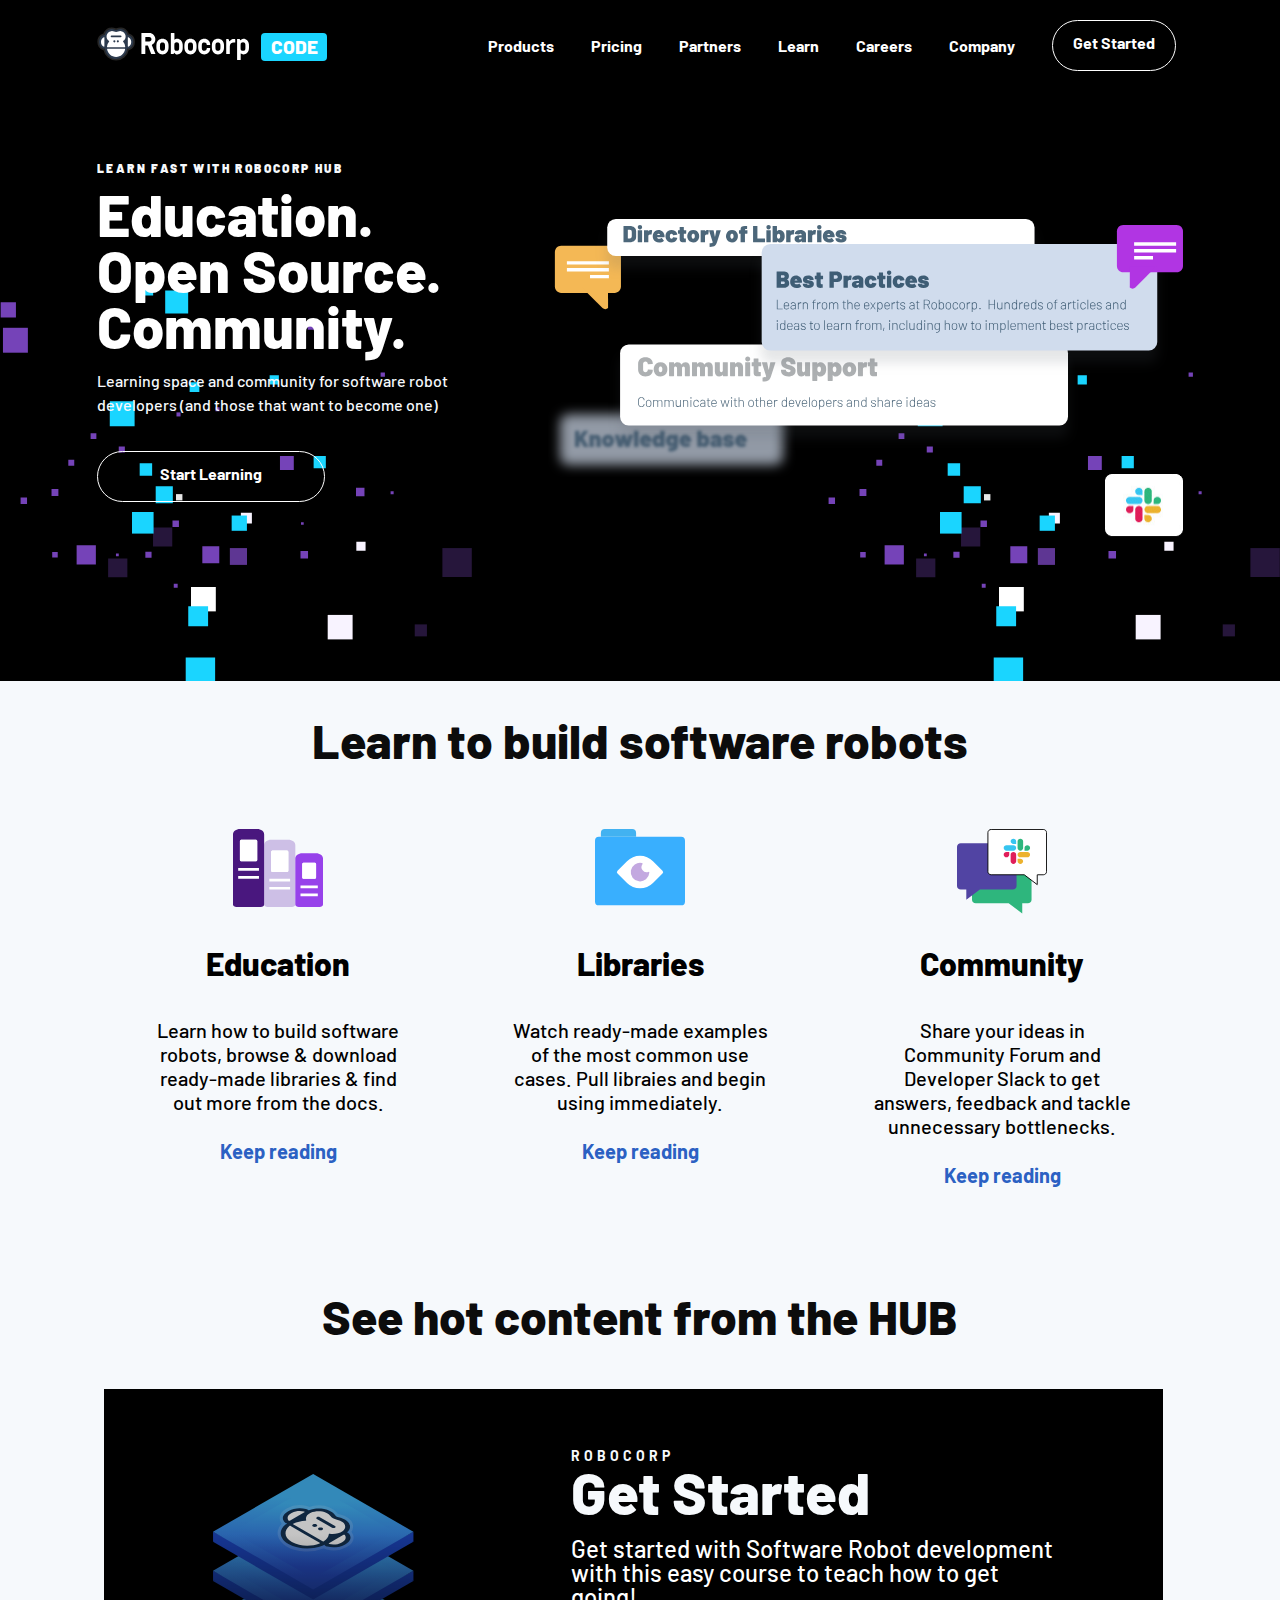
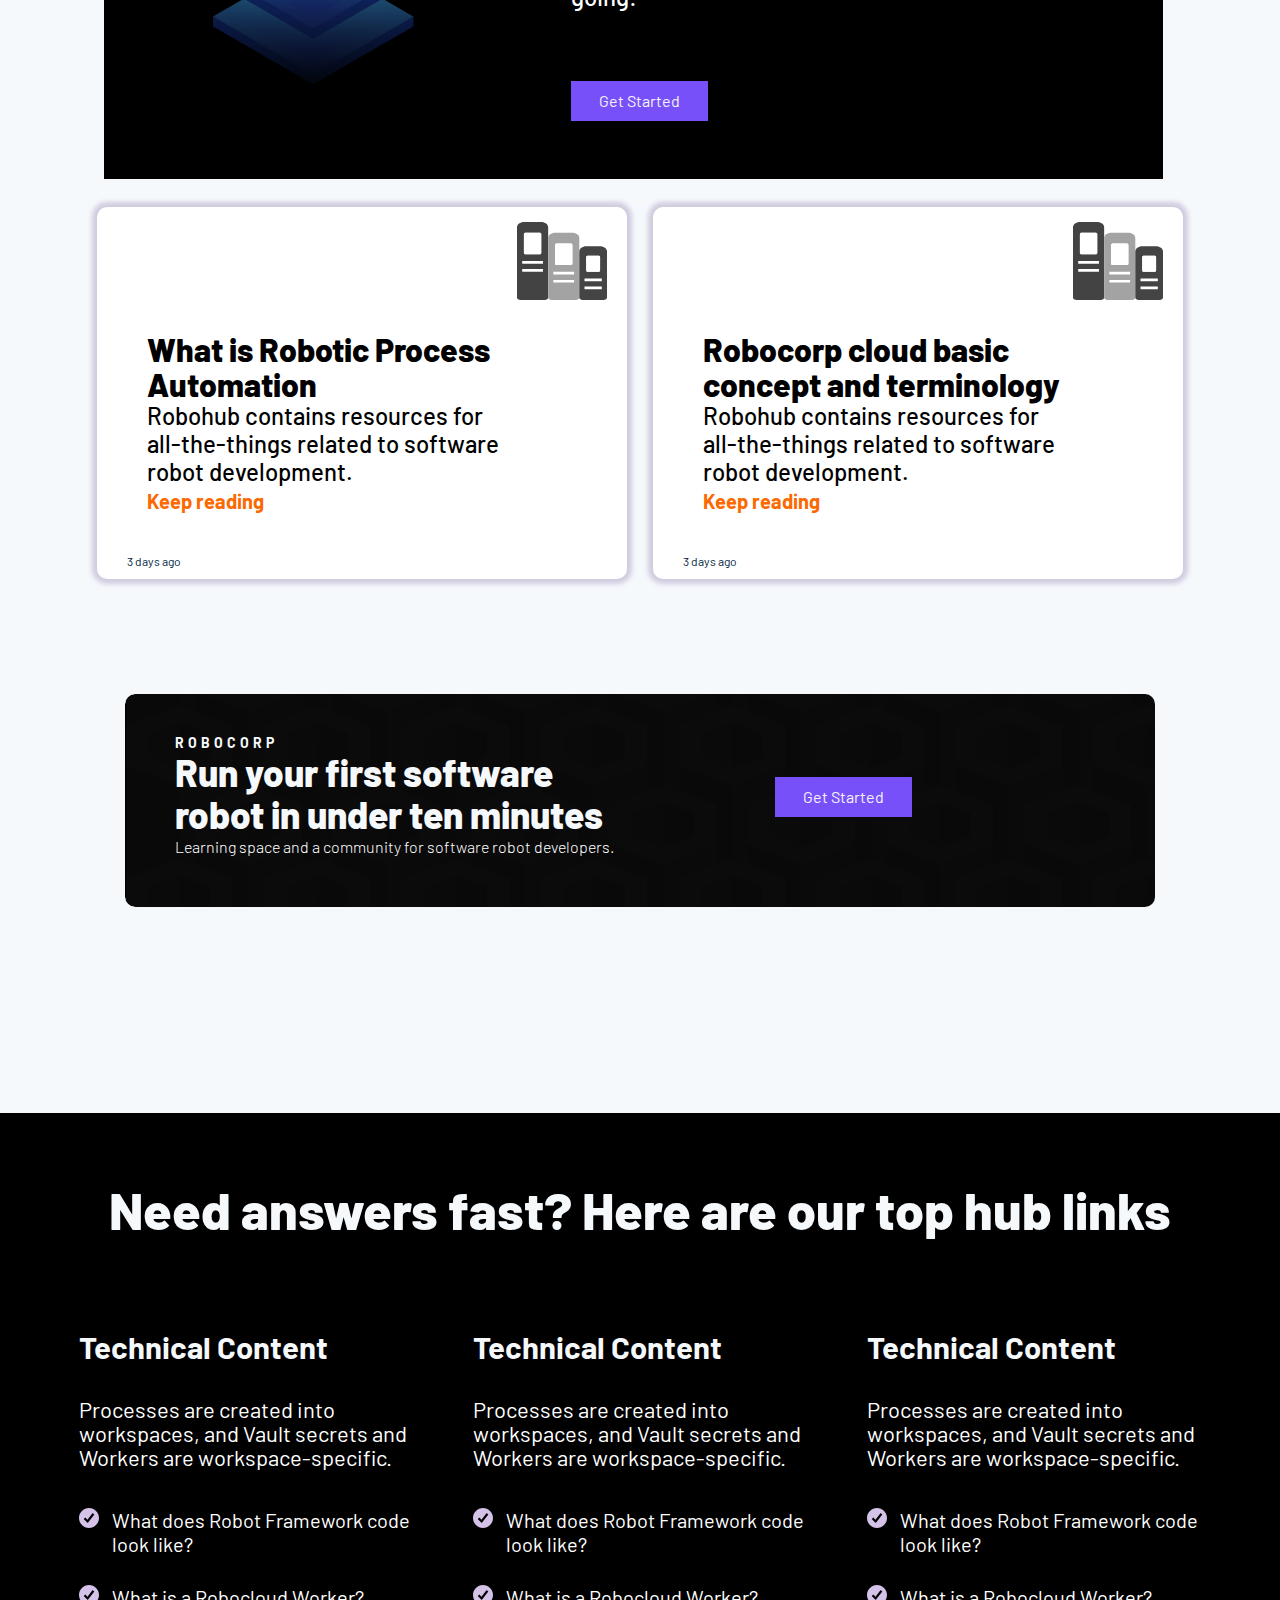
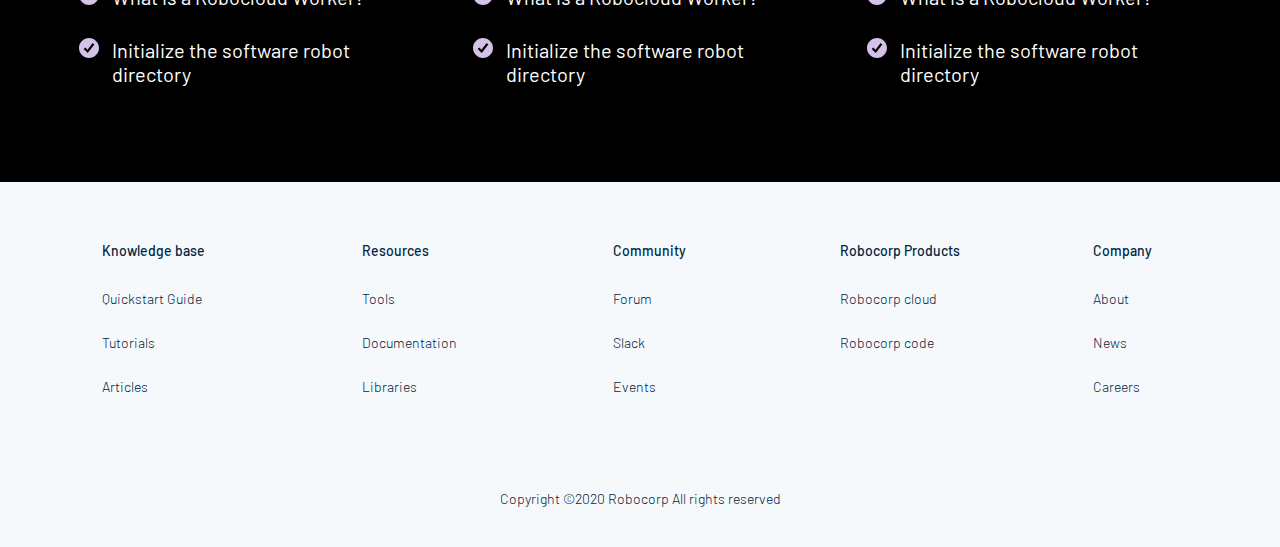
<file: hub.html>
<!DOCTYPE html>
<html lang="en">
<head>
	<meta charset="utf-8">
    <meta http-equiv="x-ua-compatible" content="ie=edge">
	<meta name="viewport" content="width=device-width, initial-scale=1.0">
	<title>Robocorp</title>
	<link media="all" rel="stylesheet" href="css/main.css">
	<link href="https://fonts.googleapis.com/css2?family=Barlow:wght@100;200;300;400;500;600;700;800;900&display=swap" rel="stylesheet">
    <script src="http://ajax.googleapis.com/ajax/libs/jquery/3.3.1/jquery.min.js" defer></script>
    <script>window.jQuery || document.write('<script src="js/jquery-3.3.1.min.js" defer><\/script>')</script>
	<script src="js/jquery.main.js" defer></script>
</head>
<body>
	<div id="wrapper">
		<div class="visual-container style-alt1">
			<div class="container">
				<header id="header">
					<div class="logo-holder">
						<a href="#">
							<strong class="logo"><img src="images/logo.svg" alt="Robocorp"></strong>
							<span class="slogan">code</span>
						</a>
					</div>
					<a href="#" class="nav-opener">
						<span class="icon-line line1"></span>
						<span class="icon-line line2"></span>
						<span class="icon-line line3"></span>
					</a>
					<nav id="nav">
						<a href="#" class="btn-close nav-opener"></a>
						<ul class="nav-bar">
							<li>
								<a href="#">Products</a>
							</li>
							<li>
								<a href="#">Pricing</a>
							</li>
							<li>
								<a href="#">Partners</a>
							</li>
							<li>
								<a href="#">Learn</a>
							</li>
							<li>
								<a href="#">Careers</a>
							</li>
							<li>
								<a href="#">Company</a>
							</li>
						</ul>
						<a class="btn-get" href="#">Get Started</a>
					</nav>
				</header>
				<div class="visual-holder">
					<div class="text-header style-alt1">
						<strong class="title">LEARN FAST WITH ROBOCORP HUB</strong>
						<h1>Education. <br>Open Source. <br>Community.</h1>
						<p>Learning space and community for software robot developers (and those that want to become one)</p>
						<a class="btn-get" href="#">Start Learning</a>
					</div>
					<div class="image-wrap">
						<img src="images/img14.svg" alt="img">
						<img src="images/img14-b.png" alt="img" class="img-b">
					</div>
				</div>	
			</div>
		</div>
		<main id="main">
			<div class="container">
				<div class="learn-area">
					<h2>Learn to build software robots</h2>
					<div class="learning-columns">
						<div class="learning-info">
							<div class="img-holder">
								<img src="images/img15.svg" alt="img">
							</div>
							<h3><a href="#">Education</a></h3>
							<p>Learn how to build software robots, browse & download ready-made libraries & find out more from the docs.</p>
							<a href="#" class="btn-read">Keep reading</a>
						</div>
						<div class="learning-info">
							<div class="img-holder">
								<img src="images/img16.svg" alt="img">
							</div>
							<h3><a href="#">Libraries</a></h3>
							<p>Watch ready-made examples of the most common use cases. Pull libraies and begin using immediately.</p>
							<a href="#" class="btn-read">Keep reading</a>
						</div>
						<div class="learning-info">
							<div class="img-holder">
								<img src="images/img17.svg" alt="img">
							</div>
							<h3><a href="#">Community</a></h3>
							<p>Share your ideas in Community Forum and Developer Slack to get answers, feedback and tackle unnecessary bottlenecks.</p>
							<a href="#" class="btn-read">Keep reading</a>
						</div>
					</div>
				</div>
				<div class="content-info-area">
					<h2>See hot content from the HUB</h2>
					<div class="content-info">
						<div class="img-hold">
							<img src="images/img18.svg" alt="img">
						</div>
						<div class="text-hold">
							<strong class="title-rob">Robocorp</strong>
							<h3>Get Started</h3>
							<p>Get started with Software Robot development with this easy course to teach how to get going!</p>
							<a href="#" class="btn">Get Started</a>
						</div>
					</div>
				</div>
				<div class="quotes-block">
					<div class="quote-box">
						<div class="wrap-info">
							<div class="wrap">
								<h2>What is Robotic Process  Automation</h2>
								<p>Robohub contains resources for all-the-things related to software robot development.</p>
								<a href="#" class="btn-read">Keep reading</a>
								<span class="text-day">3 days ago</span>
							</div>
						</div>
					</div>
					<div class="quote-box">
						<div class="wrap-info">
							<div class="wrap">
								<h2>Robocorp cloud basic concept and terminology</h2>
								<p>Robohub contains resources for all-the-things related to software robot development.</p>
								<a href="#" class="btn-read">Keep reading</a>
								<span class="text-day">3 days ago</span>
							</div>
						</div>
					</div>
				</div>
				<div class="contact-area">
					<div class="container">
						<div class="contact-bar style">
							<div class="text-wrap">
								<strong class="title-robo">robocorp</strong>
								<h2>Run your first software <br>robot in under ten minutes</h2>
								<p>Learning space and a community for software robot developers.</p>
							</div>
							<div class="btns-wrap">
								<a class="btn" href="#">Get Started</a>
							</div>
						</div>
					</div>
				</div>
			</div>
			<div class="hub-links-area">
					<h2>Need answers fast?  Here are our top hub links</h2>
					<div class="links-info">
						<div class="hub-links-box">
							<div class="text-hold">
								<h3>Technical Content</h3>
								<p>Processes are created into workspaces, and Vault secrets and Workers are workspace-specific.</p>
							</div>
							<ul class="hub-links">
								<li><a href="#">What does Robot Framework code look like?</a></li>
								<li><a href="#">What is a Robocloud Worker?</a></li>
								<li><a href="#">Initialize the software robot directory</a></li>
							</ul>
						</div>
						<div class="hub-links-box">
							<div class="text-hold">
								<h3>Technical Content</h3>
								<p>Processes are created into workspaces, and Vault secrets and Workers are workspace-specific.</p>
							</div>
							<ul class="hub-links">
								<li><a href="#">What does Robot Framework code look like?</a></li>
								<li><a href="#">What is a Robocloud Worker?</a></li>
								<li><a href="#">Initialize the software robot directory</a></li>
							</ul>
						</div>
						<div class="hub-links-box">
							<div class="text-hold">
								<h3>Technical Content</h3>
								<p>Processes are created into workspaces, and Vault secrets and Workers are workspace-specific.</p>
							</div>
							<ul class="hub-links">
								<li><a href="#">What does Robot Framework code look like?</a></li>
								<li><a href="#">What is a Robocloud Worker?</a></li>
								<li><a href="#">Initialize the software robot directory</a></li>
							</ul>
						</div>
					</div>
				</div>
		</main>
		<footer id="footer">
			<div class="container">
				<div class="links-holder">
					<div class="links-box">
						<h3>Knowledge base</h3>
						<ul class="links">
							<li><a href="#">Quickstart Guide</a></li>
							<li><a href="#">Tutorials</a></li>
							<li><a href="#">Articles</a></li>
						</ul>
					</div>
					<div class="links-box">
						<h3>Resources</h3>
						<ul class="links">
							<li><a href="#">Tools</a></li>
							<li><a href="#">Documentation</a></li>
							<li><a href="#">Libraries</a></li>
						</ul>
					</div>
					<div class="links-box">
						<h3>Community</h3>
						<ul class="links">
							<li><a href="#">Forum</a></li>
							<li><a href="#">Slack</a></li>
							<li><a href="#">Events</a></li>
						</ul>
					</div>
					<div class="links-box">
						<h3>Robocorp Products</h3>
						<ul class="links">
							<li><a href="#">Robocorp cloud</a></li>
							<li><a href="#">Robocorp code</a></li>
						</ul>
					</div>
					<div class="links-box">
						<h3>Company</h3>
						<ul class="links">
							<li><a href="#">About</a></li>
							<li><a href="#">News</a></li>
							<li><a href="#">Careers</a></li>
						</ul>
					</div>
				</div>
				<p>Copyright ©2020 <a href="#">Robocorp</a> All rights reserved</p>
			</div>
		</footer>
	</div>
</body>
</html>
</file>
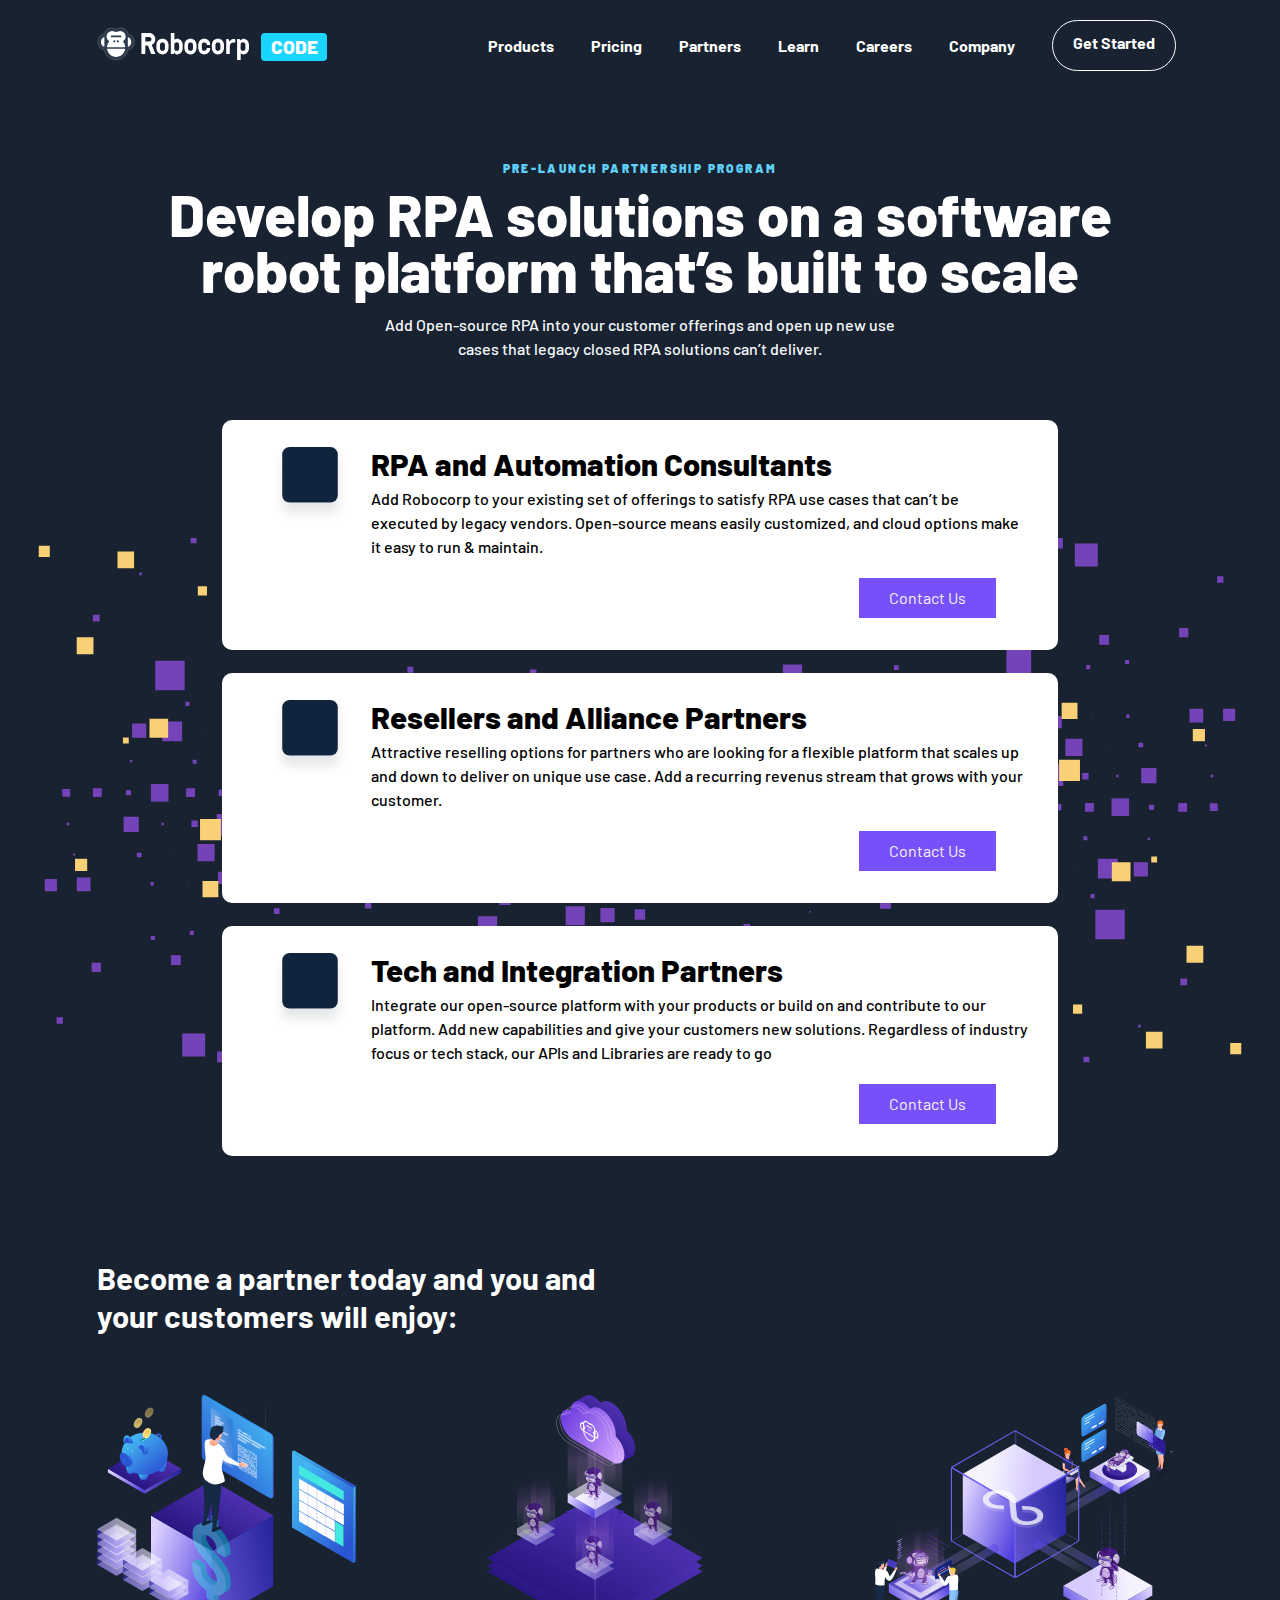
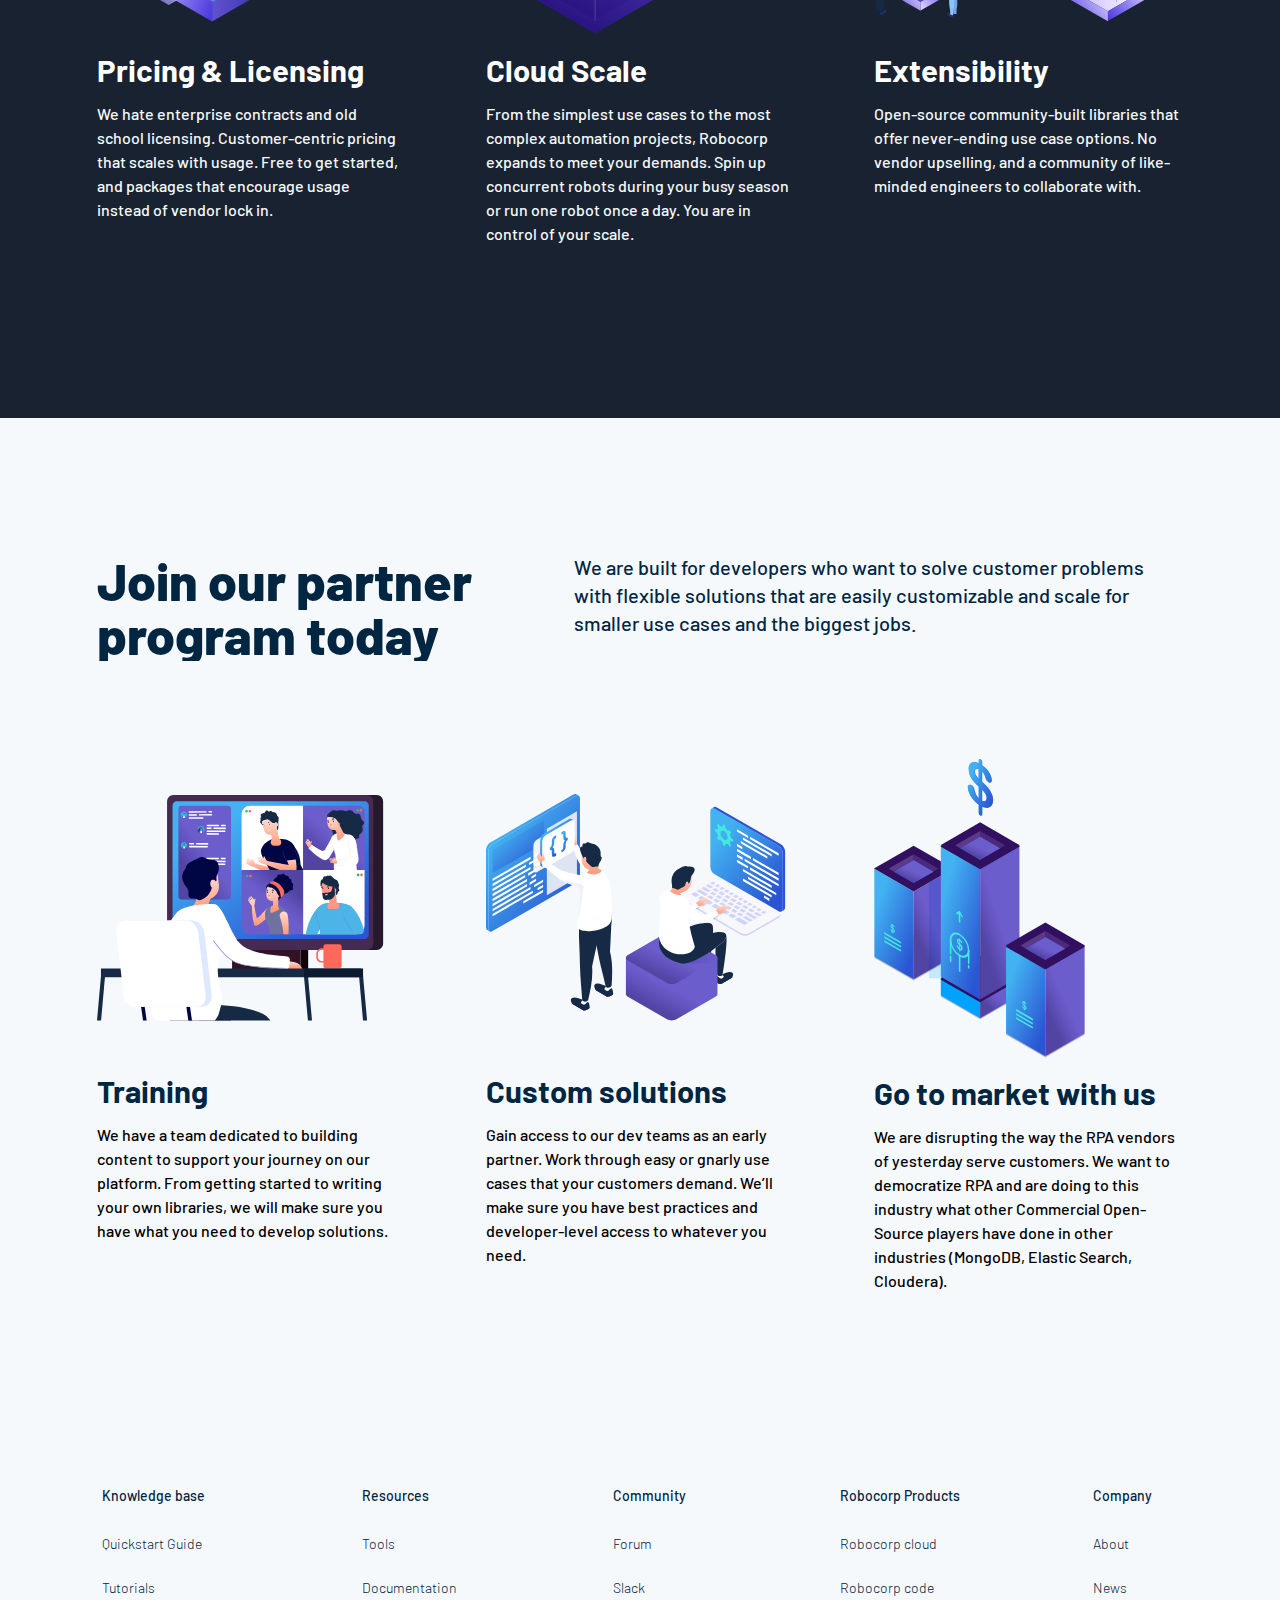
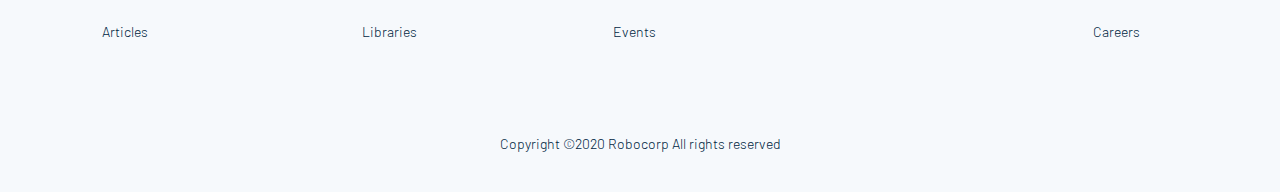
<file: partner.html>
<!DOCTYPE html>
<html lang="en">
<head>
	<meta charset="utf-8">
    <meta http-equiv="x-ua-compatible" content="ie=edge">
	<meta name="viewport" content="width=device-width, initial-scale=1.0">
	<title>Robocorp</title>
	<link media="all" rel="stylesheet" href="css/main.css">
	<link href="https://fonts.googleapis.com/css2?family=Barlow:wght@100;200;300;400;500;600;700;800;900&display=swap" rel="stylesheet">
    <script src="http://ajax.googleapis.com/ajax/libs/jquery/3.3.1/jquery.min.js" defer></script>
    <script>window.jQuery || document.write('<script src="js/jquery-3.3.1.min.js" defer><\/script>')</script>
	<script src="js/jquery.main.js" defer></script>
</head>
<body>
	<div id="wrapper">
		<div class="visual-container style">
			<div class="container">
				<header id="header">
					<div class="logo-holder">
						<a href="#">
							<strong class="logo"><img src="images/logo.svg" alt="Robocorp"></strong>
							<span class="slogan">code</span>
						</a>
					</div>
					<a href="#" class="nav-opener">
						<span class="icon-line line1"></span>
						<span class="icon-line line2"></span>
						<span class="icon-line line3"></span>
					</a>
					<nav id="nav">
						<a href="#" class="btn-close nav-opener"></a>
						<ul class="nav-bar">
							<li>
								<a href="#">Products</a>
							</li>
							<li>
								<a href="#">Pricing</a>
							</li>
							<li>
								<a href="#">Partners</a>
							</li>
							<li>
								<a href="#">Learn</a>
							</li>
							<li>
								<a href="#">Careers</a>
							</li>
							<li>
								<a href="#">Company</a>
							</li>
						</ul>
						<a class="btn-get" href="#">Get Started</a>
					</nav>
				</header>
				<div class="text-header style">
					<strong class="title text-green">PRE-LAUNCH PARTNERSHIP PROGRAM</strong>
					<h1>Develop RPA solutions on a software robot platform that’s built to scale</h1>
					<p>Add Open-source RPA into your customer offerings and open up new use <br>cases that legacy closed RPA solutions can’t deliver.</p>
				</div>	
			</div>
			<div class="cards-frame">
				<div class="container">
					<div class="card-holder">
						<div class="card-info">
							<div class="img-hold">
								<img src="images/img4.svg" alt="img">
							</div>
							<div class="text-hold">
								<h2>RPA and Automation Consultants</h2>
								<p>Add Robocorp to your existing set of offerings to satisfy RPA use cases that can’t be executed by legacy vendors.  Open-source means easily customized, and cloud options make it easy to run & maintain.</p>
								<div class="btn-hold">
									<a href="#" class="btn">Contact Us</a>
								</div>
							</div>
						</div>
					</div>
					<div class="card-holder">
						<div class="card-info">
							<div class="img-hold">
								<img src="images/img4.svg" alt="img">
							</div>
							<div class="text-hold">
								<h2>Resellers and Alliance Partners</h2>
								<p>Attractive reselling options for partners who are looking for a flexible platform that scales up and down to deliver on unique use case.  Add a recurring revenus stream that grows with your customer.</p>
								<div class="btn-hold">
									<a href="#" class="btn">Contact Us</a>
								</div>
							</div>
						</div>
					</div>
					<div class="card-holder">
						<div class="card-info">
							<div class="img-hold">
								<img src="images/img4.svg" alt="img">
							</div>
							<div class="text-hold">
								<h2>Tech and Integration Partners</h2>
								<p>Integrate our open-source platform with your products or build on and contribute to our platform.  Add new capabilities and give your customers new solutions.  Regardless of industry focus or tech stack, our APIs and Libraries are ready to go</p>
								<div class="btn-hold">
									<a href="#" class="btn">Contact Us</a>
								</div>
							</div>
						</div>
					</div>
				</div>
			</div>
			<div class="columns-holder style">
				<div class="container">
					<h2>Become a partner today and you and <br>your customers will enjoy:</h2>
					<div class="info-columns">
						<div class="info-col">
							<div class="img-holder">
								<img src="images/img5.svg" alt="img">
							</div>
							<h3><a href="#">Pricing &amp; Licensing</a></h3>
							<p>We hate enterprise contracts and old school licensing. Customer-centric pricing that scales with usage. Free to get started, and packages that encourage usage instead of vendor lock in.</p>		
						</div>
						<div class="info-col">
							<div class="img-holder">
								<img src="images/img6.svg" alt="img">
							</div>
							<h3><a href="#">Cloud Scale</a></h3>
							<p>From the simplest use cases to the most complex automation projects, Robocorp expands to meet your demands. Spin up concurrent robots during your busy season or run one robot once a day.  You are in control of your scale.</p>		
						</div>
						<div class="info-col">
							<div class="img-holder">
								<img src="images/img7.svg" alt="img">		
							</div>
							<h3><a href="#">Extensibility</a></h3>
							<p>Open-source community-built libraries that offer never-ending use case options.  No vendor upselling, and a community of like-minded engineers to collaborate with.</p>		
						</div>		
					</div>		
				</div>
			</div>
		</div>
		<main id="main">
			<div class="partner-area">
				<div class="container">
					<div class="join-info-holder">
						<div class="header-hold">
							<h2>Join our partner program today</h2>
						</div>
						<div class="text-hold">
							<p>We are built for developers who want to solve customer problems with flexible solutions that are easily customizable and scale for smaller use cases and the biggest jobs.</p>
						</div>
					</div>
				</div>
				<div class="columns-holder style">
					<div class="container">
						<div class="info-columns style">
							<div class="info-col">
								<div class="img-holder style">
									<img src="images/img8.svg" alt="img">
								</div>
								<h3 class="text-black"><a href="#">Training</a></h3>
								<p>We have a team dedicated to building content to support your journey on our platform.  From getting started to writing your own libraries, we will make sure you have what you need to develop solutions.</p>
							</div>
							<div class="info-col">
								<div class="img-holder style">
									<img src="images/img9.svg" alt="img">
								</div>
								<h3 class="text-black"><a href="#">Custom solutions</a></h3>
								<p>Gain access to our dev teams as an early partner.  Work through easy or gnarly use cases that your customers demand. We’ll make sure you have best practices and developer-level access to whatever you need.</p>		
							</div>
							<div class="info-col">
								<div class="img-holder style">
									<img src="images/img10.svg" alt="img">
								</div>
								<h3 class="text-black"><a href="#">Go to market with us</a></h3>
								<p>We are disrupting the way the RPA vendors  of yesterday serve customers. We want to democratize RPA and are doing to this industry what other Commercial Open-Source players have done in other industries (MongoDB, Elastic Search, Cloudera).</p>		
							</div>		
						</div>		
					</div>
				</div>
			</div>
		</main>
		<footer id="footer">
			<div class="container">
				<div class="links-holder">
					<div class="links-box">
						<h3>Knowledge base</h3>
						<ul class="links">
							<li><a href="#">Quickstart Guide</a></li>
							<li><a href="#">Tutorials</a></li>
							<li><a href="#">Articles</a></li>
						</ul>
					</div>
					<div class="links-box">
						<h3>Resources</h3>
						<ul class="links">
							<li><a href="#">Tools</a></li>
							<li><a href="#">Documentation</a></li>
							<li><a href="#">Libraries</a></li>
						</ul>
					</div>
					<div class="links-box">
						<h3>Community</h3>
						<ul class="links">
							<li><a href="#">Forum</a></li>
							<li><a href="#">Slack</a></li>
							<li><a href="#">Events</a></li>
						</ul>
					</div>
					<div class="links-box">
						<h3>Robocorp Products</h3>
						<ul class="links">
							<li><a href="#">Robocorp cloud</a></li>
							<li><a href="#">Robocorp code</a></li>
						</ul>
					</div>
					<div class="links-box">
						<h3>Company</h3>
						<ul class="links">
							<li><a href="#">About</a></li>
							<li><a href="#">News</a></li>
							<li><a href="#">Careers</a></li>
						</ul>
					</div>
				</div>
				<p>Copyright ©2020 <a href="#">Robocorp</a> All rights reserved</p>
			</div>
		</footer>
	</div>
</body>
</html>
</file>
<file: page/assets/css/default.css>
/* Deafult Margin & Padding */
/*-- Margin Top --*/
.mt-5 {
	margin-top: 5px;
}
.mt-10 {
	margin-top: 10px;
}
.mt-15 {
	margin-top: 15px;
}
.mt-20 {
	margin-top: 20px;
}
.mt-25 {
	margin-top: 25px;
}
.mt-30 {
	margin-top: 30px;
}
.mt-35 {
	margin-top: 35px;
}
.mt-40 {
	margin-top: 40px;
}
.mt-45 {
	margin-top: 45px;
}
.mt-50 {
	margin-top: 50px;
}
.mt-55 {
	margin-top: 55px;
}
.mt-60 {
	margin-top: 60px;
}
.mt-65 {
	margin-top: 65px;
}
.mt-70 {
	margin-top: 70px;
}
.mt-75 {
	margin-top: 75px;
}
.mt-80 {
	margin-top: 80px;
}
.mt-85 {
	margin-top: 85px;
}
.mt-90 {
	margin-top: 90px;
}
.mt-95 {
	margin-top: 95px;
}
.mt-100 {
	margin-top: 100px;
}
.mt-105 {
	margin-top: 105px;
}
.mt-110 {
	margin-top: 110px;
}
.mt-115 {
	margin-top: 115px;
}
.mt-120 {
	margin-top: 120px;
}
.mt-125 {
	margin-top: 125px;
}
.mt-130 {
	margin-top: 130px;
}
.mt-135 {
	margin-top: 135px;
}
.mt-140 {
	margin-top: 140px;
}
.mt-145 {
	margin-top: 145px;
}
.mt-150 {
	margin-top: 150px;
}
.mt-155 {
	margin-top: 155px;
}
.mt-160 {
	margin-top: 160px;
}
.mt-165 {
	margin-top: 165px;
}
.mt-170 {
	margin-top: 170px;
}
.mt-175 {
	margin-top: 175px;
}
.mt-180 {
	margin-top: 180px;
}
.mt-185 {
	margin-top: 185px;
}
.mt-190 {
	margin-top: 190px;
}
.mt-195 {
	margin-top: 195px;
}
.mt-200 {
	margin-top: 200px;
}
/*-- Margin Bottom --*/

.mb-5 {
	margin-bottom: 5px;
}
.mb-10 {
	margin-bottom: 10px;
}
.mb-15 {
	margin-bottom: 15px;
}
.mb-20 {
	margin-bottom: 20px;
}
.mb-25 {
	margin-bottom: 25px;
}
.mb-30 {
	margin-bottom: 30px;
}
.mb-35 {
	margin-bottom: 35px;
}
.mb-40 {
	margin-bottom: 40px;
}
.mb-45 {
	margin-bottom: 45px;
}
.mb-50 {
	margin-bottom: 50px;
}
.mb-55 {
	margin-bottom: 55px;
}
.mb-60 {
	margin-bottom: 60px;
}
.mb-65 {
	margin-bottom: 65px;
}
.mb-70 {
	margin-bottom: 70px;
}
.mb-75 {
	margin-bottom: 75px;
}
.mb-80 {
	margin-bottom: 80px;
}
.mb-85 {
	margin-bottom: 85px;
}
.mb-90 {
	margin-bottom: 90px;
}
.mb-95 {
	margin-bottom: 95px;
}
.mb-100 {
	margin-bottom: 100px;
}
.mb-105 {
	margin-bottom: 105px;
}
.mb-110 {
	margin-bottom: 110px;
}
.mb-115 {
	margin-bottom: 115px;
}
.mb-120 {
	margin-bottom: 120px;
}
.mb-125 {
	margin-bottom: 125px;
}
.mb-130 {
	margin-bottom: 130px;
}
.mb-135 {
	margin-bottom: 135px;
}
.mb-140 {
	margin-bottom: 140px;
}
.mb-145 {
	margin-bottom: 145px;
}
.mb-150 {
	margin-bottom: 150px;
}
.mb-155 {
	margin-bottom: 155px;
}
.mb-160 {
	margin-bottom: 160px;
}
.mb-165 {
	margin-bottom: 165px;
}
.mb-170 {
	margin-bottom: 170px;
}
.mb-175 {
	margin-bottom: 175px;
}
.mb-180 {
	margin-bottom: 180px;
}
.mb-185 {
	margin-bottom: 185px;
}
.mb-190 {
	margin-bottom: 190px;
}
.mb-195 {
	margin-bottom: 195px;
}
.mb-200 {
	margin-bottom: 200px;
}
/*-- Padding Top --*/

.pt-5 {
	padding-top: 5px;
}
.pt-10 {
	padding-top: 10px;
}
.pt-15 {
	padding-top: 15px;
}
.pt-20 {
	padding-top: 20px;
}
.pt-25 {
	padding-top: 25px;
}
.pt-30 {
	padding-top: 30px;
}
.pt-35 {
	padding-top: 35px;
}
.pt-40 {
	padding-top: 40px;
}
.pt-45 {
	padding-top: 45px;
}
.pt-50 {
	padding-top: 50px;
}
.pt-55 {
	padding-top: 55px;
}
.pt-60 {
	padding-top: 60px;
}
.pt-65 {
	padding-top: 65px;
}
.pt-70 {
	padding-top: 70px;
}
.pt-75 {
	padding-top: 75px;
}
.pt-80 {
	padding-top: 80px;
}
.pt-85 {
	padding-top: 85px;
}
.pt-90 {
	padding-top: 90px;
}
.pt-95 {
	padding-top: 95px;
}
.pt-100 {
	padding-top: 100px;
}
.pt-105 {
	padding-top: 105px;
}
.pt-110 {
	padding-top: 110px;
}
.pt-115 {
	padding-top: 115px;
}
.pt-120 {
	padding-top: 120px;
}
.pt-125 {
	padding-top: 125px;
}
.pt-130 {
	padding-top: 130px;
}
.pt-135 {
	padding-top: 135px;
}
.pt-140 {
	padding-top: 140px;
}
.pt-145 {
	padding-top: 145px;
}
.pt-150 {
	padding-top: 150px;
}
.pt-155 {
	padding-top: 155px;
}
.pt-160 {
	padding-top: 160px;
}
.pt-165 {
	padding-top: 165px;
}
.pt-170 {
	padding-top: 170px;
}
.pt-175 {
	padding-top: 175px;
}
.pt-180 {
	padding-top: 180px;
}
.pt-185 {
	padding-top: 185px;
}
.pt-190 {
	padding-top: 190px;
}
.pt-195 {
	padding-top: 195px;
}
.pt-200 {
	padding-top: 200px;
}
/*-- Padding Bottom --*/

.pb-5 {
	padding-bottom: 5px;
}
.pb-10 {
	padding-bottom: 10px;
}
.pb-15 {
	padding-bottom: 15px;
}
.pb-20 {
	padding-bottom: 20px;
}
.pb-25 {
	padding-bottom: 25px;
}
.pb-30 {
	padding-bottom: 30px;
}
.pb-35 {
	padding-bottom: 35px;
}
.pb-40 {
	padding-bottom: 40px;
}
.pb-45 {
	padding-bottom: 45px;
}
.pb-50 {
	padding-bottom: 50px;
}
.pb-55 {
	padding-bottom: 55px;
}
.pb-60 {
	padding-bottom: 60px;
}
.pb-65 {
	padding-bottom: 65px;
}
.pb-70 {
	padding-bottom: 70px;
}
.pb-75 {
	padding-bottom: 75px;
}
.pb-80 {
	padding-bottom: 80px;
}
.pb-85 {
	padding-bottom: 85px;
}
.pb-90 {
	padding-bottom: 90px;
}
.pb-95 {
	padding-bottom: 95px;
}
.pb-100 {
	padding-bottom: 100px;
}
.pb-105 {
	padding-bottom: 105px;
}
.pb-110 {
	padding-bottom: 110px;
}
.pb-115 {
	padding-bottom: 115px;
}
.pb-120 {
	padding-bottom: 120px;
}
.pb-125 {
	padding-bottom: 125px;
}
.pb-130 {
	padding-bottom: 130px;
}
.pb-135 {
	padding-bottom: 135px;
}
.pb-140 {
	padding-bottom: 140px;
}
.pb-145 {
	padding-bottom: 145px;
}
.pb-150 {
	padding-bottom: 150px;
}
.pb-155 {
	padding-bottom: 155px;
}
.pb-160 {
	padding-bottom: 160px;
}
.pb-165 {
	padding-bottom: 165px;
}
.pb-170 {
	padding-bottom: 170px;
}
.pb-175 {
	padding-bottom: 175px;
}
.pb-180 {
	padding-bottom: 180px;
}
.pb-185 {
	padding-bottom: 185px;
}
.pb-190 {
	padding-bottom: 190px;
}
.pb-195 {
	padding-bottom: 195px;
}
.pb-200 {
	padding-bottom: 200px;
}
/* Background Color */

.gray-bg {
	background: #f6f6f6;
}
.white-bg {
	background: #fff;
}
.black-bg {
	background: #222;
}
/* Color */

.white {
	color: #fff;
}
.black {
	color: #222;
}
/* black overlay */

[data-overlay] {
	position: relative;
}
[data-overlay]::before {
	background: #000 none repeat scroll 0 0;
	content: "";
	height: 100%;
	left: 0;
	position: absolute;
	top: 0;
	width: 100%;
	z-index: 1;
}
[data-overlay="3"]::before {
	opacity: 0.3;
}
[data-overlay="4"]::before {
	opacity: 0.4;
}
[data-overlay="5"]::before {
	opacity: 0.5;
}
[data-overlay="6"]::before {
	opacity: 0.6;
}
[data-overlay="7"]::before {
	opacity: 0.7;
}
[data-overlay="8"]::before {
	opacity: 0.8;
}
[data-overlay="9"]::before {
	opacity: 0.9;
}
</file>
<file: page/assets/css/style.css>
/* Base CSS */
.alignleft {
    float: left;
    margin-right: 15px;
}
.alignright {
    float: right;
    margin-left: 15px;
}
.aligncenter {
    display: block;
    margin: 0 auto 15px;
}
a:focus { outline: 0 solid }
img {
    max-width: 100%;
    height: auto;
}
h1,
h2,
h3,
h4,
h5,
h6 {
  margin: 0 0 15px;
  color: #1B1B21;

}
body {
  color: #545051;
  font-weight: 400;
 font-family: 'Barlow', sans-serif;font-size: 16px;
}

@font-face {
    font-family:RusticLoveTattoo;
    src: url(../fonts/RusticLoveTattoo.otf);
}

.selector-for-some-widget {
  -webkit-box-sizing: content-box;
  box-sizing: content-box;
}
a:hover { text-decoration: none }



/* Header bar section start */

.site-inner-contnet-blk {
	background: rgb(110,73,225);
	background: linear-gradient(135deg, rgba(110,73,225,1) 0%,rgba(35,25,43,1) 100%);
	filter: progid:DXImageTransform.Microsoft.gradient( startColorstr='#6e49e1', endColorstr='#23192b',GradientType=1 );
}
.site-inner-contnet-blk {
	padding: 100px 0;
}

.site-inner-contnet-blk {
	padding: 100px 0;
	padding-top: 200px;
}
.header-bar-section {
  position: absolute;
  left: 0;
  top: 0;
  width: 100%;
  padding: 23px 0;
}
.site-menu-wrp {
  display: -webkit-box;
  display: -ms-flexbox;
  -webkit-box-align: center;
  -ms-flex-align: center;
  align-items: center;
  -webkit-box-pack: end;
  -ms-flex-pack: end;
  justify-content: end;
}
.fts-inner {
	height: 253px;
}

.site-menu ul {
  margin: 0;
  padding: 0;
  list-style: none;
}
.site-menu ul li {
  display: inline-block;
}
.site-menu ul li a {
  color: #fff;
  font-size: 16px;
  font-weight: 600;
  padding: 19px 29px;
  display: block;
}
.header-top-right-action-btn a {
  color: #fff;
  font-size: 16px;
  font-weight: 600;
  display: inline-block;
  padding: 12px 23px;
  border: 1px solid;
  border-radius: 35px;
}
/* Header bar section  END */


/* main content area css start */


.hero-texts {
  text-align: center;
  max-width: 700px;
  margin: 0 auto;
}
.hero-texts h4 {
  font-size: 12px;
  font-weight: 800;
  text-transform: uppercase;
  letter-spacing: 2px;
  color: #fff;
}
.hero-texts h2 {
  font-size: 58px;
  color: #fff;
  font-weight: 800;
  line-height: 56px;
}
.hero-texts p {
  font-size: 16px;
  color: #fff;
  font-weight: 300;
}
.site-btn {
  font-weight: 700;
  color: #fff;
  background: linear-gradient(121.84deg, #FD7006 30.85%, #FF9243 90.12%);
  display: inline-block;
  padding: 15px 53px;
  border-radius: 35px;
}
.hero-texts a {
  margin-top: 27px;
}

.top-screen-img img {
  width: 100%;
}
.main-content-inner-blk {
	margin-top: 72px;
	padding: 0 50px;
}

.border-blk {
  position: relative;
  text-align: center;
}
.border-blk p {
	font-size: 31px;
	color: #fff;
	font-weight: 300;
	line-height: 34px;
	display: inline-block;
	margin: 0;
	position: absolute;
	bottom: 47px;
	left: 0;
	text-align: center;
	width: 100%;
}
.border-blk img {
	display: block;
	margin: 0 auto;
	width: 823px;
}

.box-blk {
  display: -webkit-box;
  display: -ms-flexbox;
  display: flex;
  -ms-flex-wrap: wrap;
  flex-wrap: wrap;
  margin: 0 -15px;
}
.signle-box-item {
  padding: 0 15px;
  max-width: 33.333%;
  -webkit-box-flex: 0;
  -ms-flex: 0 0 33.3333%;
  flex: 0 0 33.3333%;
}
.single-box-inner {
  background: #262240;
  padding: 20px;
  border-radius: 10px;
  padding-bottom: 54px;
}
.box-top-blk h2 {
	color: #fff;
	font-size: 50px;
	font-weight: 900;
	margin: 0;
	line-height: 34px;
	font-family: 'Barlow Condensed', sans-serif;
}
.box-top-blk h2 span {
  font-size: 23px;
  display: block;
  font-weight: 700;
}
.box-top-blk {
  text-align: center;
}
.box-top-blk p {
  color: #fff;
  font-size: 18px;
  font-weight: 500;
}
.bx-inner-content-blk p {
  color: #bfbdc9;
  font-size: 14px;
  text-align: center;
  margin: 0;
}
.bx-inner-content-blk {
  height: 89px;
}
.box-bottom-blk a {
  padding: 15px 23px;
  font-size: 16px;
  color: #fff;
  font-weight: 700;
  background: #48d272;
  border-radius: 33px;
  display: inline-block;
}
.box-bottom-blk {
  text-align: center;
}
.box-top-blk-img {
  height: 100px;
  display: -webkit-box;
  display: -ms-flexbox;
  display: flex;
  -webkit-box-align: center;
  -ms-flex-align: center;
  align-items: center;
  -webkit-box-pack: center;
  -ms-flex-pack: center;
  justify-content: center;
}
.border-2-blk img {
	width: 823px;
}
.border-2-blk {
	text-align: center;
}

.r-left p {
  font-size: 31px;
  line-height: 34px;
  color: #fff;
  font-weight: 300;
}
.r-left h5 {
  font-size: 16px;
  color: #fff;
  font-weight: 300;
  margin: 0;
}
.r-left h5 a {
  color: #FD7107;
  font-weight: 600;
}
.r-left {
  padding-right: 50px;
}
.rd-right-content h2 {
  font-size: 58px;
  color: #fff;
  line-height: 56px;
  font-weight: 800;
}
.list-item li {
  color: #f2f2f5;
  font-size: 16px;
  position: relative;
  padding-left: 21px;
  list-style: none;
  margin-bottom: 14px;
}
.list-item li i {
  position: absolute;
  left: 0;
  top: 8px;
  font-size: 12px;
}
.rt-round-img {
  text-align: center;
}

.menu-close {
  display: none;
}
.menu-open {
  display: none;
}
.b-logo-area {
  text-align: center;
  max-width: 700px;
  margin: 0 auto;
  margin-top: 55px;
}
.border-2-blk {
	margin-top: -7px;
}
.single-box-inner {
	position: relative;
}
.b-logo-area p {
  color: #fff;
  font-size: 16px;
  font-weight: 300;
  margin-bottom: 44px;
}
.b-logo-all-wrp {
  display: -webkit-box;
  display: -ms-flexbox;
  display: flex;
  -webkit-box-pack: justify;
  -ms-flex-pack: justify;
  justify-content: space-between;
}

.hero-btn-bg {
  position: absolute;
  top: 132px;
  width: 1450px;
  margin-left: -97px;
}


.site-inner-contnet-blk {
  position: relative;
}
.sp-1-img {
	position: absolute;
	width: 100%;
	bottom: 0;
	height: auto;
	left: 0;
	top: auto;
}

.sp-2-img {
  position: absolute;
  left: 0;
  top: 50%;
  -webkit-transform: translateY(-50%);
  transform: translateY(-50%);
}

.header-bar-section {
  z-index: 99;
}

.reson-area {
	padding: 130px 0;
	background: #0e141e;
}
.section-title h4 {
  font-size: 12px;
  color: #fff;
  font-weight: 800;
  text-transform: uppercase;
  letter-spacing: 2px;
}
.section-title {
  text-align: center;
}
.section-title h2 {
  font-size: 58px;
  color: #fff;
  line-height: 56px;
  font-weight: 800;
  padding: 0 100px;
}
.section-title p {
  color: #fff;
  margin-top: 24px;
}
.rs-img {
  height: 350px;
  display: -webkit-box;
  display: -ms-flexbox;
  display: flex;
  -webkit-box-align: center;
  -ms-flex-align: center;
  align-items: center;
  -webkit-box-pack: center;
  -ms-flex-pack: center;
  justify-content: center;
}
.rs-texts p {
  font-size: 18px;
  font-weight: 700;
  color: #fff;
  line-height: 26px;
}
.rs-texts p span {
  font-weight: 300;
}
.single-rs-blk {
  padding: 0 40px;
  height: 100%;
  position: relative;
  padding-top: 53px;
}
.single-rs-blk:after {
  position: absolute;
  right: 0;
  top: 0;
  width: 1px;
  background: #774fb34f;
  content: "";
  height: 86%;
}

.features-wrp {
	display: -webkit-box;
	display: -ms-flexbox;
	display: flex;
	-ms-flex-wrap: wrap;
	flex-wrap: wrap;
	margin: 0 -15px;
	-webkit-box-pack: center;
	-ms-flex-pack: center;
	justify-content: center;
}
.signle-ft-blk {
  padding: 0 15px;
  max-width: 20%;
  -webkit-box-flex: 0;
  -ms-flex: 0 0 20%;
  flex: 0 0 20%;
}
.features-area {
  padding: 60px 0;
  background: #f7f9fc;
}
.fts-inner {
  background: #fff;
  padding: 25px;
  text-align: center;
  -webkit-transition: .3s;
  transition: .3s;
  border-radius: 6px;
}
.fts-inner p {
  font-weight: 300;
  font-size: 22px;
  line-height: 26px;
  margin: 0;
  color: #002642;
}
.ft-ico {
  height: 138px;
  display: -webkit-box;
  display: -ms-flexbox;
  display: flex;
  -webkit-box-align: center;
  -ms-flex-align: center;
  align-items: center;
  -webkit-box-pack: center;
  -ms-flex-pack: center;
  justify-content: center;
  margin-bottom: 16px;
}
.fts-inner:hover {
	-webkit-box-shadow: 0 5px 10px #dddddd8c;
	box-shadow: 0 5px 10px #dddddd8c;
	-webkit-transform: translateY(-5px);
	transform: translateY(-5px);
}

.robot-image img {
  width: 100%;
}
.robot-image p {
  text-align: center;
  color: #fff;
  font-size: 18px;
  font-weight: 600;
}
.robot-image {
  margin-top: -150px;
}
.robot-image {
}
.mdl-title {
  text-align: center;
  margin: 41px 0;
}

.mdl-title h2 {
  font-size: 58px;
  color: #002642;
  font-weight: 800;
  padding: 0 142px;
  margin: 0;
  line-height: 56px;
}


/* main content area css end */



/* Footer top css start */


.footer-top-action-area {
    background: #8327e9;
}

.footer-top-action-content-blk h4 {
	color: #fff;
	font-size: 12px;
	letter-spacing: 2px;
	font-weight: 800;
}
.footer-top-action-content-blk h2 {
    font-size: 46px;
    color: #fff;
    padding-right: ;
    line-height: 50px;
}

.footer-top-action-content-blk {
    padding-right: 140px;
}

.footer-top-action-content-blk p {
    color: #fff;
}

.footer-action-box {
    background: #481873;
    padding: 40px;
    border-radius: 7px;
}

.ft-actop-blk {
    display: -webkit-box;
    display: -ms-flexbox;
    display: flex;
    -webkit-box-pack: justify;
    -ms-flex-pack: justify;
    justify-content: space-between;
}
input:focus {
	
	outline: none;
}
.ac-text-inner h4 {
	color: #fff;
	font-size: 23px;
	margin: 0;
	font-family: 'Proxima Nova Bl';
	line-height: 26px;
	font-weight: 800;
}

.single-action-contnet {
    position: relative;
}

.single-action-contnet span {
    width: 53px;
    height: 53px;
    background: -webkit-gradient(linear, left top, left bottom, from(#FF66FC), to(#FF5846));
    background: linear-gradient(180deg, #FF66FC 0%, #FF5846 100%);
    display: block;
    text-align: center;
    line-height: 53px;
    border-radius: 5px;
    position: absolute;
    left: 0;
    top: 0;
}.ptrn-img {
	position: absolute;
	left: 0;
	top: 40px;
	width: 100%;
}
.robot-area {
	background: -webkit-gradient(linear, left top, left bottom, from(#18212E), to(#132640));
	background: linear-gradient(180deg, #18212E 0%, #132640 100%);
	padding: 100px 0;
}
.robot-img p {
	font-size: 21px;
	text-align: center;
	color: #fff;
	margin-bottom: 0;
	margin-top: 53px;
	margin-bottom: 37px;
}

.signle-rb-box {
  background: #ffffff;
  padding: 25px;
}
.signle-rb-box-wrp span {
  font-size: 12px;
  font-weight: 700;
  background: #b03bcd;
  color: #fff;
  display: inline-block;
  padding: 10px 21px;
  border-radius: 33px;
}

.signle-rb-box-wrp h2 {
	font-size: 32px;
	line-height: 35px;
	font-weight: 700;
	color: #b03bcd;
	margin-top: 16px;
}
.signle-rb-box-wrp p {
  color: #002642;
  font-size: 16px;
  font-weight: 300;
}
.signle-rb-box h5 {
  color: #002642;
  font-size: 12px;
  margin: 0;
  font-weight: 300;
}
.signle-rb-box-wrp {
  height: 277px;
}
.signle-rb-box {
  border-radius: 5px;
}
.robot-area {
	position: relative;
}
.ac-text-inner {
    padding-left: 64px;
}
.ex-padding {
	padding: 0 80px;
}

.call-to-action-blkk .section-title h2 {
  font-size: 46px;
  line-height: 41px;
  padding: 0;
  margin-bottom: 0;
}
.call-to-action-blkk .section-title {
  text-align: left;
}
.call-to-action-blkk .section-title p {
  margin-bottom: 0;
  margin-top: 13px;
}
.call-to-action-blkk {
	display: -webkit-box;
	display: -ms-flexbox;
	display: flex;
	-webkit-box-align: center;
	-ms-flex-align: center;
	align-items: center;
	-webkit-box-pack: justify;
	-ms-flex-pack: justify;
	justify-content: space-between;
	background-size: cover;
	background-position: center center;
	border-radius: 4px;
	padding: 39px 34px;
	margin-top: 67px;
}
.actionb-btn-call a {
  padding: 15px 7px;
  display: inline-block;
  font-size: 16px;
  color: #fff;
  font-weight: 700;
  background: linear-gradient(121.84deg, #FD7006 30.85%, #FF9243 90.12%);
  width: 180px;
  text-align: center;
  border-radius: 44px;
  margin-left: 19px;
}
.actionb-btn-call a.styled-btn {
	background: transparent;
	border: 1px solid;
}
.footer-menu ul li a:hover {
	color: #fd7006;
}
.site-menu ul li a:hover {
	color: #fd7006;
}
.header-top-right-action-btn a:hover {
  background: #fd7006;
  border-color: #fd7006;
}

.box-bottom-blk a {
  -webkit-transition: .3s;
  transition: .3s;
}

.box-bottom-blk a:hover {
  background: #fd7006 !important;
}

.site-btn {
  -webkit-transition: .3s;
  transition: .3s;
}
.site-btn:hover {
  color: #fff;
}
.rob-box p {
  display: inline-block;
  margin: 0;
  color: #fff;
  font-size: 31px;
  font-weight: 300;
  margin: 0 10px;
}
.rob-box {
  text-align: center;
  margin-bottom: 48px;
  margin-top: 20px;
}
.rob-box p span {
  font-weight: 700;
}

.robot-img img {
	max-width: 1400px;
	width: ;
	margin-left: -91px;
	margin-top: 52px;
}
.single-action-contnet p {
    font-size: 14px;
    color: #fff;
    line-height: 18px;
    margin-bottom: 0;
    margin-top: 9px;
}

.ac-text-inner {
    height: 60px;
}

.bottom-action-btn a {
    color: #fff;
    font-weight: bold;
    padding: 9px 20px;
    display: inline-block;
    background: linear-gradient(146.42deg, #FD7006 30.85%, #FF9243 90.12%);
    border-radius: 40px;
}

.bottom-action-btn {
    margin-top: 37px;
}


.single-action-contnet.sec-ac-blk span {
    background: #36C5F0;
}

.single-action-contnet.sec-ac-blk .bottom-action-btn a {
    background: transparent;
    border: 1px solid;
}

.footer-top-action-area {
    padding: 85px 0;
}

.robot-area-top-title {
    text-align: center;
}

.robot-area-top-title h4 {
	color: #B0D3FF;
	font-size: 12px;
	font-weight: 900;
	letter-spacing: 2px;
}

.robot-area-top-title h2 {
    font-size: 31px;
    font-weight: 300;
    line-height: 34px;
    font-family: 'Cera Pro';
    color: #fff;
}

.col-lg-12 {}

.robot-area-top-title {
    padding: 0 250px;
}

.robot-area-top-title p {
    color: #91969d;
}

.robot-area {
	background: -webkit-gradient(linear, left top, left bottom, from(#18212E), to(#132640));
	background: linear-gradient(180deg, #18212E 0%, #132640 100%);
	padding: 100px 0;
}

/* Footer top css end */


/* Footer css start */


.footer-area {
    background: #f7f9fc;
}

.widget-title {
    font-size: 14px;
    font-weight: 500;
}

.footer-menu ul li a {
    font-size: 14px;
    display: inline-block;
    color: #002642;
    line-height: 44px;
}

.footer-menu ul {
    margin: 0;
    padding: 0;
    list-style: none;
}

.footer-menu ul li {
    display: block;
}

.footer-widget-all {
    display: -webkit-box;
    display: -ms-flexbox;
    display: flex;
    -ms-flex-wrap: wrap;
    flex-wrap: wrap;
    -webkit-box-pack: justify;
    -ms-flex-pack: justify;
    justify-content: space-between;
}

.footer-single-widget {
    /*! max-width: 20%; */
    /*! flex: 0 0 20%; */
}

.footer-cp-text {
    text-align: center;
}

.footer-cp-text p {
    font-size: 14px;
    margin: ;
    margin: 0;
}

.footer-cp-text {
    margin-top: 50px;
}
.v-img.v-m-2 {
	left: auto;
	right: 0;
}
.v-img {
	position: absolute;
	left: 0;
	bottom: 0;
	width: 100%;
	height: 100%;
}
.footer-area {
    padding: 60px 0;
}
.footer-top-action-area {
	position: relative;
}
.footer-top-action-content-blk h2 {
	font-size: 46px;
	color: #fff;
	font-weight: 800;
	line-height: 50px;
}

/* Footer css end */
</file>
<file: page/assets/css/responsive.css>
/* XL Device :1200px. */
@media (min-width: 1200px) and (max-width: 1449px) {

.robot-img img {
	max-width: 100%;
	margin-left: 0;
	margin-top: 52px;
} 
.hero-btn-bg {
	top: 132px;
	width: 100%;
	margin-left: 0;
	left: 0;
}
  
    
    
    
}

/* LG Device :992px. */
@media (min-width: 992px) and (max-width: 1200px) {

    
.fts-inner {
	height: 189px;
}
.fts-inner p {
	
	font-size: 15px;
	line-height: 18px;
	
} 
    
.hero-btn-bg {
	top: 132px;
	width: 100%;
	margin-left: 0;
	left: 0;
}
    
    
.robot-img img {
	max-width: 100%;
	margin-left: 0;
	margin-top: 52px;
} 
  
.border-blk img {

	width: 659px;
}  
    
.border-2-blk img {
	width: 609px;
}  
.rt-round-img {
	margin-top: -53px;
	margin-left: -10px;
}
.r-left p {
	font-size: 24px;
	line-height: 27px;
	color: #fff;
	font-weight: 300;
}  
.r-left h5 {
	font-size: 13px;
	
}
.section-title h2 {
	font-size: 48px;
	color: #fff;
	line-height: 50px;
	font-weight: 800;
	padding: 0 20px;
}  
.ft-ico img {
	height: 62px;
} 
.ft-ico {
	height: 81px;

} 
.mdl-title h2 {
	font-size: 48px;
	color: #002642;
	font-weight: 800;
	padding: 0 42px;
	margin: 0;
	line-height: 43px;
}
.signle-rb-box-wrp h2 {
	font-size: 28px;
	line-height: 27px;

}  
.footer-top-action-content-blk {
	padding-right: 50px;
}   
.ac-text-inner h4 {
	color: #fff;
	font-size: 17px;
	margin: 0;
	font-family: 'Proxima Nova Bl';
	line-height: 21px;
	font-weight: 800;
}  
.footer-action-box {
	
	padding: 26px;
	
}
.rs-texts p {
	font-size: 15px;

	line-height: 22px;
} 
.rs-img {
	height: 263px;

}
.border-blk p {
	font-size: 23px;

	line-height: 32px;
	
}
    
    
}

 
/* MD Device :768px. */
@media (min-width: 768px) and (max-width: 991px) {

.fts-inner {
	height: 150px;
}
 
   .hero-btn-bg {
	top: 132px;
	width: 100%;
	margin-left: 0;
	left: 0;
} 
.robot-img img {
	max-width: 100%;
	margin-left: 0;
	margin-top: 52px;
} 
  
.border-blk img {

	width: 659px;
}  
    
.border-2-blk img {
	width: 609px;
}  
.rt-round-img {
	margin-top: 20px;
	margin-left: 0;
	margin-bottom: 20px;
}
.r-left p {
	font-size: 24px;
	line-height: 27px;
	color: #fff;
	font-weight: 300;
}  
.r-left h5 {
	font-size: 13px;
	
}
.section-title h2 {
	font-size: 36px;
	color: #fff;
	line-height: 39px;
	font-weight: 800;
	padding: 0 20px;
} 
.ft-ico img {
	height: 52px;
}
.ft-ico {
	height: 63px;
}
.mdl-title h2 {
	font-size: 36px;
	color: #002642;
	font-weight: 800;
	padding: 0 42px;
	margin: 0;
	line-height: 36px;
}
.signle-rb-box-wrp h2 {
	font-size: 28px;
	line-height: 27px;

}  
.footer-top-action-content-blk {
	padding-right: 50px;
}   
.ac-text-inner h4 {
	color: #fff;
	font-size: 17px;
	margin: 0;
	font-family: 'Proxima Nova Bl';
	line-height: 21px;
	font-weight: 800;
}  
.footer-action-box {
	
	padding: 26px;
	
}
.rs-texts p {
	font-size: 15px;

	line-height: 22px;
} 
.rs-img {
	height: 263px;

}
.border-blk p {
	font-size: 23px;

	line-height: 32px;
	
}
.site-menu ul li a {
	
	padding: 19px 15px;

} 
    
.main-content-inner-blk {

	padding: 0 0px;
} 
.r-left {
	padding-right: 0;
	text-align: center;
}
.rt-round-img {
	width: 100%;
}   
.single-rs-blk::after {

	display: none;
}
    
.rs-img {
	height: auto;
}
.single-rs-blk {
	text-align: center;
} 
.rs-img {
	margin-bottom: 20px;
}  
.fts-inner {
	
	padding: 10px;
	
}
  
.fts-inner p {
	
	font-size: 14px;
	line-height: 16px;
	
}  
.rob-box p {

	font-size: 25px;

}
.signle-rb-box {
	margin-bottom: 25px;
} 
.signle-rb-box-wrp {
	height: auto;
}
.call-to-action-blkk .section-title h2 {
	font-size: 36px;
	line-height: 36px;
	padding: 0;
	margin-bottom: 0;
} 
    
.actionb-btn-call a {

	font-size: 13px;

	width: 144px;

	margin-left: 12px;
}
.actionb-btn-call {
	width: 460px;
} 
    
}
 

/* SM Small Device :320px. */
@media only screen and (min-width: 320px) and (max-width: 767px) {

.fts-inner {
	height: 140px;
}
    
    

.hero-btn-bg {
	display: none;
}
    
.robot-img img {
	max-width: 100%;
	margin-left: 0;
	margin-top: 52px;
} 
  
.border-blk img {

	width: 659px;
}  
    
.border-2-blk img {
	width: 609px;
}  
.rt-round-img {
	margin-top: 20px;
	margin-left: 0;
	margin-bottom: 20px;
}
.r-left p {
	font-size: 24px;
	line-height: 27px;
	color: #fff;
	font-weight: 300;
}  
.r-left h5 {
	font-size: 13px;
	
}
.section-title h2 {
	font-size: 36px;
	color: #fff;
	line-height: 39px;
	font-weight: 800;
	padding: 0 20px;
} 
.ft-ico img {
	height: 52px;
}
.ft-ico {
	height: 63px;
}
.mdl-title h2 {
	font-size: 30px;
	color: #002642;
	font-weight: 800;
	padding: 0 0px;
	margin: 0;
	line-height: 32px;
}
.signle-rb-box-wrp h2 {
	font-size: 28px;
	line-height: 27px;

}  
.footer-top-action-content-blk {
	padding-right: 50px;
}   
.ac-text-inner h4 {
	color: #fff;
	font-size: 17px;
	margin: 0;
	font-family: 'Proxima Nova Bl';
	line-height: 21px;
	font-weight: 800;
}  
.footer-action-box {
	
	padding: 26px;
	
}
.rs-texts p {
	font-size: 15px;

	line-height: 22px;
} 
.rs-img {
	height: 263px;

}
.border-blk p {
	font-size: 20px;
	line-height: 30px;
}
.site-menu ul li a {
	
	padding: 19px 15px;

} 
    
.main-content-inner-blk {

	padding: 0 0px;
} 
.r-left {
	padding-right: 0;
	text-align: center;
}
.rt-round-img {
	width: 100%;
}   
.single-rs-blk::after {

	display: none;
}
    
.rs-img {
	height: auto;
}
.single-rs-blk {
	text-align: center;
} 
.rs-img {
	margin-bottom: 20px;
}  
.fts-inner {
	
	padding: 10px;
	
}
  
.fts-inner p {
	
	font-size: 14px;
	line-height: 16px;
	
}  
.rob-box p {

	font-size: 25px;

}
.signle-rb-box {
	margin-bottom: 25px;
} 
.signle-rb-box-wrp {
	height: auto;
}
.call-to-action-blkk .section-title h2 {
	font-size: 36px;
	line-height: 36px;
	padding: 0;
	margin-bottom: 0;
} 
    
.actionb-btn-call a {
	font-size: 13px;
	width: 124px;
	margin-right: 12px;
	margin-left: auto;
	padding: 14px 19px;
	margin-top: 15px;
}
.actionb-btn-call {
	width: auto;
} 
.ex-padding {
	padding: 0 0;
}
.signle-box-item {
	max-width: 100%;
	-webkit-box-flex: 0;
	-ms-flex: 0 0 100%;
	flex: 0 0 100%;
	margin-bottom: 25px;
}
    
   

.site-menu-wrp {
  position: fixed;
  width: 280px;
  height: 100%;
  top: 0;
  z-index: 99;
  background: #fff;
  left: -100%;
  padding: 30px;
  display: block;
  -webkit-transition: .3s;
  transition: .3s;
}
.site-menu ul li a {
  color: #000;
  display: block;
  border-bottom: 1px solid #ddd;
  padding: 13px 0px;
}
.site-menu ul li {
  display: block;
}
.site-menu {
  margin-right: 0;
}
.header-action-btn a {
  background: #fd730c;
} 
    
.site-menu-wrp.activee {
	left: 0;
} 
    .menu-close {
	position: absolute;
	right: 13px;
	top: 8px;
	font-size: 20px;
	width: 20px;
	text-align: center;
	cursor: pointer;
	z-index: 99;
}
  .header-top-right-action-btn {
	text-align: center;
	margin-top: 18px;
}  
.header-top-right-action-btn a {
	background: #fd730c;
}
.footer-single-widget {
	max-width: 50%;
	-webkit-box-flex: 0;
	-ms-flex: 0 0 50%;
	flex: 0 0 50%;
}
.ft-actop-blk {
	display: block;
}
.single-action-contnet {
	margin-bottom: 17px;
} 
.footer-top-action-content-blk h2 {
	font-size: 34px;
	color: #fff;
	font-weight: 800;
	line-height: 36px;
} 
.call-to-action-blkk {
	display: block;
	text-align: left;
}
.rt-round-img {
	max-width: 200px;
	margin: 6px auto;
	margin-top: 23px;
}
.rd-right-content h2 {
	font-size: 40px;
	color: #fff;
	line-height: 43px;
	font-weight: 800;
}   
.b-logo-all-wrp a img {
	height: 20px;
}
 .hero-texts h2 {
	font-size: 42px;
	color: #fff;
	font-weight: 800;
	line-height: 42px;
} 
.signle-ft-blk {
	max-width: 50%;
	-webkit-box-flex: 0;
	-ms-flex: 0 0 50%;
	flex: 0 0 50%;
	margin-bottom: 16px;
}  
.menu-open {
	position: absolute;
	right: 0;
	top: 1px;
	font-size: 24px;
	color: #fff;
	z-index: 9;
	cursor: pointer;
}
.site-logo {
	position: relative;
	width: 100%;
} 
.border-2-blk {
	margin-top: -27px;
}  
    
    

.menu-close {
  display: block;
}
.menu-open {
  display: block;
}  
    
    
    
}





/* SM Small Device :550px. */
@media only screen and (min-width: 576px) and (max-width: 767px) {

 
}
</file>
<file: purple/assets/css/default.css>
/* Deafult Margin & Padding */
/*-- Margin Top --*/
.mt-5 {
	margin-top: 5px;
}
.mt-10 {
	margin-top: 10px;
}
.mt-15 {
	margin-top: 15px;
}
.mt-20 {
	margin-top: 20px;
}
.mt-25 {
	margin-top: 25px;
}
.mt-30 {
	margin-top: 30px;
}
.mt-35 {
	margin-top: 35px;
}
.mt-40 {
	margin-top: 40px;
}
.mt-45 {
	margin-top: 45px;
}
.mt-50 {
	margin-top: 50px;
}
.mt-55 {
	margin-top: 55px;
}
.mt-60 {
	margin-top: 60px;
}
.mt-65 {
	margin-top: 65px;
}
.mt-70 {
	margin-top: 70px;
}
.mt-75 {
	margin-top: 75px;
}
.mt-80 {
	margin-top: 80px;
}
.mt-85 {
	margin-top: 85px;
}
.mt-90 {
	margin-top: 90px;
}
.mt-95 {
	margin-top: 95px;
}
.mt-100 {
	margin-top: 100px;
}
.mt-105 {
	margin-top: 105px;
}
.mt-110 {
	margin-top: 110px;
}
.mt-115 {
	margin-top: 115px;
}
.mt-120 {
	margin-top: 120px;
}
.mt-125 {
	margin-top: 125px;
}
.mt-130 {
	margin-top: 130px;
}
.mt-135 {
	margin-top: 135px;
}
.mt-140 {
	margin-top: 140px;
}
.mt-145 {
	margin-top: 145px;
}
.mt-150 {
	margin-top: 150px;
}
.mt-155 {
	margin-top: 155px;
}
.mt-160 {
	margin-top: 160px;
}
.mt-165 {
	margin-top: 165px;
}
.mt-170 {
	margin-top: 170px;
}
.mt-175 {
	margin-top: 175px;
}
.mt-180 {
	margin-top: 180px;
}
.mt-185 {
	margin-top: 185px;
}
.mt-190 {
	margin-top: 190px;
}
.mt-195 {
	margin-top: 195px;
}
.mt-200 {
	margin-top: 200px;
}
/*-- Margin Bottom --*/

.mb-5 {
	margin-bottom: 5px;
}
.mb-10 {
	margin-bottom: 10px;
}
.mb-15 {
	margin-bottom: 15px;
}
.mb-20 {
	margin-bottom: 20px;
}
.mb-25 {
	margin-bottom: 25px;
}
.mb-30 {
	margin-bottom: 30px;
}
.mb-35 {
	margin-bottom: 35px;
}
.mb-40 {
	margin-bottom: 40px;
}
.mb-45 {
	margin-bottom: 45px;
}
.mb-50 {
	margin-bottom: 50px;
}
.mb-55 {
	margin-bottom: 55px;
}
.mb-60 {
	margin-bottom: 60px;
}
.mb-65 {
	margin-bottom: 65px;
}
.mb-70 {
	margin-bottom: 70px;
}
.mb-75 {
	margin-bottom: 75px;
}
.mb-80 {
	margin-bottom: 80px;
}
.mb-85 {
	margin-bottom: 85px;
}
.mb-90 {
	margin-bottom: 90px;
}
.mb-95 {
	margin-bottom: 95px;
}
.mb-100 {
	margin-bottom: 100px;
}
.mb-105 {
	margin-bottom: 105px;
}
.mb-110 {
	margin-bottom: 110px;
}
.mb-115 {
	margin-bottom: 115px;
}
.mb-120 {
	margin-bottom: 120px;
}
.mb-125 {
	margin-bottom: 125px;
}
.mb-130 {
	margin-bottom: 130px;
}
.mb-135 {
	margin-bottom: 135px;
}
.mb-140 {
	margin-bottom: 140px;
}
.mb-145 {
	margin-bottom: 145px;
}
.mb-150 {
	margin-bottom: 150px;
}
.mb-155 {
	margin-bottom: 155px;
}
.mb-160 {
	margin-bottom: 160px;
}
.mb-165 {
	margin-bottom: 165px;
}
.mb-170 {
	margin-bottom: 170px;
}
.mb-175 {
	margin-bottom: 175px;
}
.mb-180 {
	margin-bottom: 180px;
}
.mb-185 {
	margin-bottom: 185px;
}
.mb-190 {
	margin-bottom: 190px;
}
.mb-195 {
	margin-bottom: 195px;
}
.mb-200 {
	margin-bottom: 200px;
}
/*-- Padding Top --*/

.pt-5 {
	padding-top: 5px;
}
.pt-10 {
	padding-top: 10px;
}
.pt-15 {
	padding-top: 15px;
}
.pt-20 {
	padding-top: 20px;
}
.pt-25 {
	padding-top: 25px;
}
.pt-30 {
	padding-top: 30px;
}
.pt-35 {
	padding-top: 35px;
}
.pt-40 {
	padding-top: 40px;
}
.pt-45 {
	padding-top: 45px;
}
.pt-50 {
	padding-top: 50px;
}
.pt-55 {
	padding-top: 55px;
}
.pt-60 {
	padding-top: 60px;
}
.pt-65 {
	padding-top: 65px;
}
.pt-70 {
	padding-top: 70px;
}
.pt-75 {
	padding-top: 75px;
}
.pt-80 {
	padding-top: 80px;
}
.pt-85 {
	padding-top: 85px;
}
.pt-90 {
	padding-top: 90px;
}
.pt-95 {
	padding-top: 95px;
}
.pt-100 {
	padding-top: 100px;
}
.pt-105 {
	padding-top: 105px;
}
.pt-110 {
	padding-top: 110px;
}
.pt-115 {
	padding-top: 115px;
}
.pt-120 {
	padding-top: 120px;
}
.pt-125 {
	padding-top: 125px;
}
.pt-130 {
	padding-top: 130px;
}
.pt-135 {
	padding-top: 135px;
}
.pt-140 {
	padding-top: 140px;
}
.pt-145 {
	padding-top: 145px;
}
.pt-150 {
	padding-top: 150px;
}
.pt-155 {
	padding-top: 155px;
}
.pt-160 {
	padding-top: 160px;
}
.pt-165 {
	padding-top: 165px;
}
.pt-170 {
	padding-top: 170px;
}
.pt-175 {
	padding-top: 175px;
}
.pt-180 {
	padding-top: 180px;
}
.pt-185 {
	padding-top: 185px;
}
.pt-190 {
	padding-top: 190px;
}
.pt-195 {
	padding-top: 195px;
}
.pt-200 {
	padding-top: 200px;
}
/*-- Padding Bottom --*/

.pb-5 {
	padding-bottom: 5px;
}
.pb-10 {
	padding-bottom: 10px;
}
.pb-15 {
	padding-bottom: 15px;
}
.pb-20 {
	padding-bottom: 20px;
}
.pb-25 {
	padding-bottom: 25px;
}
.pb-30 {
	padding-bottom: 30px;
}
.pb-35 {
	padding-bottom: 35px;
}
.pb-40 {
	padding-bottom: 40px;
}
.pb-45 {
	padding-bottom: 45px;
}
.pb-50 {
	padding-bottom: 50px;
}
.pb-55 {
	padding-bottom: 55px;
}
.pb-60 {
	padding-bottom: 60px;
}
.pb-65 {
	padding-bottom: 65px;
}
.pb-70 {
	padding-bottom: 70px;
}
.pb-75 {
	padding-bottom: 75px;
}
.pb-80 {
	padding-bottom: 80px;
}
.pb-85 {
	padding-bottom: 85px;
}
.pb-90 {
	padding-bottom: 90px;
}
.pb-95 {
	padding-bottom: 95px;
}
.pb-100 {
	padding-bottom: 100px;
}
.pb-105 {
	padding-bottom: 105px;
}
.pb-110 {
	padding-bottom: 110px;
}
.pb-115 {
	padding-bottom: 115px;
}
.pb-120 {
	padding-bottom: 120px;
}
.pb-125 {
	padding-bottom: 125px;
}
.pb-130 {
	padding-bottom: 130px;
}
.pb-135 {
	padding-bottom: 135px;
}
.pb-140 {
	padding-bottom: 140px;
}
.pb-145 {
	padding-bottom: 145px;
}
.pb-150 {
	padding-bottom: 150px;
}
.pb-155 {
	padding-bottom: 155px;
}
.pb-160 {
	padding-bottom: 160px;
}
.pb-165 {
	padding-bottom: 165px;
}
.pb-170 {
	padding-bottom: 170px;
}
.pb-175 {
	padding-bottom: 175px;
}
.pb-180 {
	padding-bottom: 180px;
}
.pb-185 {
	padding-bottom: 185px;
}
.pb-190 {
	padding-bottom: 190px;
}
.pb-195 {
	padding-bottom: 195px;
}
.pb-200 {
	padding-bottom: 200px;
}
/* Background Color */

.gray-bg {
	background: #f6f6f6;
}
.white-bg {
	background: #fff;
}
.black-bg {
	background: #222;
}
/* Color */

.white {
	color: #fff;
}
.black {
	color: #222;
}
/* black overlay */

[data-overlay] {
	position: relative;
}
[data-overlay]::before {
	background: #000 none repeat scroll 0 0;
	content: "";
	height: 100%;
	left: 0;
	position: absolute;
	top: 0;
	width: 100%;
	z-index: 1;
}
[data-overlay="3"]::before {
	opacity: 0.3;
}
[data-overlay="4"]::before {
	opacity: 0.4;
}
[data-overlay="5"]::before {
	opacity: 0.5;
}
[data-overlay="6"]::before {
	opacity: 0.6;
}
[data-overlay="7"]::before {
	opacity: 0.7;
}
[data-overlay="8"]::before {
	opacity: 0.8;
}
[data-overlay="9"]::before {
	opacity: 0.9;
}
</file>
<file: purple/assets/css/style.css>
/* Base CSS */
.alignleft {
    float: left;
    margin-right: 15px;
}
.alignright {
    float: right;
    margin-left: 15px;
}
.aligncenter {
    display: block;
    margin: 0 auto 15px;
}
a:focus { outline: 0 solid }
img {
    max-width: 100%;
    height: auto;
}
h1,
h2,
h3,
h4,
h5,
h6 {
  margin: 0 0 15px;
  color: #1B1B21;

}
body {
  color: #545051;
  font-weight: 400;
 font-family: 'Barlow', sans-serif;font-size: 16px;
}

@font-face {
    font-family:RusticLoveTattoo;
    src: url(../fonts/RusticLoveTattoo.otf);
}

.selector-for-some-widget {
  -webkit-box-sizing: content-box;
  box-sizing: content-box;
}
a:hover { text-decoration: none }



/* Header bar section start */

.site-inner-contnet-blk {
	background: rgb(110,73,225);
	background: linear-gradient(135deg, rgba(110,73,225,1) 0%,rgba(35,25,43,1) 100%);
	filter: progid:DXImageTransform.Microsoft.gradient( startColorstr='#6e49e1', endColorstr='#23192b',GradientType=1 );
}
.site-inner-contnet-blk {
	padding: 100px 0;
}

.site-inner-contnet-blk {
	padding: 100px 0;
	padding-top: 200px;
}
.header-bar-section {
  position: absolute;
  left: 0;
  top: 0;
  width: 100%;
  padding: 23px 0;
}
.site-menu-wrp {
  display: -webkit-box;
  display: -ms-flexbox;
  -webkit-box-align: center;
  -ms-flex-align: center;
  align-items: center;
  -webkit-box-pack: end;
  -ms-flex-pack: end;
  justify-content: end;
}
.fts-inner {
	height: 253px;
}

.site-menu ul {
  margin: 0;
  padding: 0;
  list-style: none;
}
.site-menu ul li {
  display: inline-block;
}
.site-menu ul li a {
  color: #fff;
  font-size: 16px;
  font-weight: 600;
  padding: 19px 29px;
  display: block;
}
.header-top-right-action-btn a {
  color: #fff;
  font-size: 16px;
  font-weight: 600;
  display: inline-block;
  padding: 12px 23px;
  border: 1px solid;
  border-radius: 35px;
}
/* Header bar section  END */


/* main content area css start */


.hero-texts {
  text-align: center;
  max-width: 700px;
  margin: 0 auto;
}
.hero-texts h4 {
  font-size: 12px;
  font-weight: 800;
  text-transform: uppercase;
  letter-spacing: 2px;
  color: #fff;
}
.hero-texts h2 {
  font-size: 58px;
  color: #fff;
  font-weight: 800;
  line-height: 56px;
}
.hero-texts p {
  font-size: 16px;
  color: #fff;
  font-weight: 300;
}
.site-btn {
  font-weight: 700;
  color: #fff;
  background: linear-gradient(121.84deg, #FD7006 30.85%, #FF9243 90.12%);
  display: inline-block;
  padding: 15px 53px;
  border-radius: 35px;
}
.hero-texts a {
  margin-top: 27px;
}

.top-screen-img img {
  width: 100%;
}
.main-content-inner-blk {
	margin-top: 72px;
	padding: 0 50px;
}

.border-blk {
  position: relative;
  text-align: center;
}
.border-blk p {
	font-size: 31px;
	color: #fff;
	font-weight: 300;
	line-height: 34px;
	display: inline-block;
	margin: 0;
	position: absolute;
	bottom: 47px;
	left: 0;
	text-align: center;
	width: 100%;
}
.border-blk img {
	display: block;
	margin: 0 auto;
	width: 823px;
}

.box-blk {
  display: -webkit-box;
  display: -ms-flexbox;
  display: flex;
  -ms-flex-wrap: wrap;
  flex-wrap: wrap;
  margin: 0 -15px;
}
.signle-box-item {
  padding: 0 15px;
  max-width: 33.333%;
  -webkit-box-flex: 0;
  -ms-flex: 0 0 33.3333%;
  flex: 0 0 33.3333%;
}
.single-box-inner {
  background: #262240;
  padding: 20px;
  border-radius: 10px;
  padding-bottom: 54px;
}
.box-top-blk h2 {
	color: #fff;
	font-size: 50px;
	font-weight: 900;
	margin: 0;
	line-height: 34px;
	font-family: 'Barlow Condensed', sans-serif;
}
.box-top-blk h2 span {
  font-size: 23px;
  display: block;
  font-weight: 700;
}
.box-top-blk {
  text-align: center;
}
.box-top-blk p {
  color: #fff;
  font-size: 18px;
  font-weight: 500;
}
.bx-inner-content-blk p {
  color: #bfbdc9;
  font-size: 14px;
  text-align: center;
  margin: 0;
}
.bx-inner-content-blk {
  height: 89px;
}
.box-bottom-blk a {
  padding: 15px 23px;
  font-size: 16px;
  color: #fff;
  font-weight: 700;
  background: #48d272;
  border-radius: 33px;
  display: inline-block;
}
.box-bottom-blk {
  text-align: center;
}
.box-top-blk-img {
  height: 100px;
  display: -webkit-box;
  display: -ms-flexbox;
  display: flex;
  -webkit-box-align: center;
  -ms-flex-align: center;
  align-items: center;
  -webkit-box-pack: center;
  -ms-flex-pack: center;
  justify-content: center;
}
.border-2-blk img {
	width: 823px;
}
.border-2-blk {
	text-align: center;
}

.r-left p {
  font-size: 31px;
  line-height: 34px;
  color: #fff;
  font-weight: 300;
}
.r-left h5 {
  font-size: 16px;
  color: #fff;
  font-weight: 300;
  margin: 0;
}
.r-left h5 a {
  color: #FD7107;
  font-weight: 600;
}


.single-list-item-blk ul {
  margin: 0;
  \30 a: ;
  padding: 0;
  list-style: none;
}
.single-list-item-blk ul li {
  color: #fff;
  font-size: 19px;
  position: relative;
  padding-left: 29px;
  margin-bottom: 13px;
}
.single-list-item-blk ul li span {
  position: absolute;
  left: 0;
  top: 4px;
  width: 21px;
  height: 21px;
  background: #fff;
  text-align: center;
  line-height: 22px;
  font-size: 13px;
  border-radius: 50%;
  color: #561faa;
}
.list-items {
  margin-top: 54px;
}


.r-left {
  padding-right: 50px;
}
.rd-right-content h2 {
	font-size: 33px;
	color: #fff;
	line-height: 36px;
	font-weight: 800;
}
.list-item li {
  color: #f2f2f5;
  font-size: 16px;
  position: relative;
  padding-left: 21px;
  list-style: none;
  margin-bottom: 14px;
}
.list-item li i {
  position: absolute;
  left: 0;
  top: 8px;
  font-size: 12px;
}
.rt-round-img {
  text-align: center;
}

.menu-close {
  display: none;
}
.menu-open {
  display: none;
}
.b-logo-area {
  text-align: center;
  max-width: 700px;
  margin: 0 auto;
  margin-top: 55px;
}
.border-2-blk {
	margin-top: -7px;
}
.single-box-inner {
	position: relative;
}
.b-logo-area p {
  color: #fff;
  font-size: 16px;
  font-weight: 300;
  margin-bottom: 44px;
}
.b-logo-all-wrp {
  display: -webkit-box;
  display: -ms-flexbox;
  display: flex;
  -webkit-box-pack: justify;
  -ms-flex-pack: justify;
  justify-content: space-between;
}

.hero-btn-bg {
  position: absolute;
  top: 132px;
  width: 1450px;
  margin-left: -97px;
}


.site-inner-contnet-blk {
  position: relative;
}
.sp-1-img {
	position: absolute;
	width: 100%;
	bottom: 0;
	height: auto;
	left: 0;
	top: auto;
}

.sp-2-img {
  position: absolute;
  left: 0;
  top: 50%;
  -webkit-transform: translateY(-50%);
  transform: translateY(-50%);
}

.header-bar-section {
  z-index: 99;
}

.reson-area {
	padding: 130px 0;
	background: #0e141e;
}
.section-title h4 {
  font-size: 12px;
  color: #fff;
  font-weight: 800;
  text-transform: uppercase;
  letter-spacing: 2px;
}
.section-title {
  text-align: center;
}
.section-title h2 {
  font-size: 58px;
  color: #fff;
  line-height: 56px;
  font-weight: 800;
  padding: 0 100px;
}
.section-title p {
  color: #fff;
  margin-top: 24px;
}
.rs-img {
  height: 350px;
  display: -webkit-box;
  display: -ms-flexbox;
  display: flex;
  -webkit-box-align: center;
  -ms-flex-align: center;
  align-items: center;
  -webkit-box-pack: center;
  -ms-flex-pack: center;
  justify-content: center;
}
.rs-texts p {
  font-size: 18px;
  font-weight: 700;
  color: #fff;
  line-height: 26px;
}
.rs-texts p span {
  font-weight: 300;
}
.single-rs-blk {
  padding: 0 40px;
  height: 100%;
  position: relative;
  padding-top: 53px;
}
.single-rs-blk:after {
  position: absolute;
  right: 0;
  top: 0;
  width: 1px;
  background: #774fb34f;
  content: "";
  height: 86%;
}

.features-wrp {
	display: -webkit-box;
	display: -ms-flexbox;
	display: flex;
	-ms-flex-wrap: wrap;
	flex-wrap: wrap;
	margin: 0 -15px;
	-webkit-box-pack: center;
	-ms-flex-pack: center;
	justify-content: center;
}
.signle-ft-blk {
  padding: 0 15px;
  max-width: 20%;
  -webkit-box-flex: 0;
  -ms-flex: 0 0 20%;
  flex: 0 0 20%;
}
.features-area {
  padding: 60px 0;
  background: #f7f9fc;
}
.fts-inner {
  background: #fff;
  padding: 25px;
  text-align: center;
  -webkit-transition: .3s;
  transition: .3s;
  border-radius: 6px;
}
.fts-inner p {
  font-weight: 300;
  font-size: 22px;
  line-height: 26px;
  margin: 0;
  color: #002642;
}
.ft-ico {
  height: 138px;
  display: -webkit-box;
  display: -ms-flexbox;
  display: flex;
  -webkit-box-align: center;
  -ms-flex-align: center;
  align-items: center;
  -webkit-box-pack: center;
  -ms-flex-pack: center;
  justify-content: center;
  margin-bottom: 16px;
}
.fts-inner:hover {
	-webkit-box-shadow: 0 5px 10px #dddddd8c;
	box-shadow: 0 5px 10px #dddddd8c;
	-webkit-transform: translateY(-5px);
	transform: translateY(-5px);
}

.robot-image img {
  width: 100%;
}
.robot-image p {
  text-align: center;
  color: #fff;
  font-size: 18px;
  font-weight: 600;
}
.robot-image {
  margin-top: -150px;
}
.robot-image {
}
.mdl-title {
  text-align: center;
  margin: 41px 0;
}

.mdl-title h2 {
  font-size: 58px;
  color: #002642;
  font-weight: 800;
  padding: 0 142px;
  margin: 0;
  line-height: 56px;
}


/* main content area css end */



/* Footer top css start */


.footer-top-action-area {
    background: #8327e9;
}

.footer-top-action-content-blk h4 {
	color: #fff;
	font-size: 12px;
	letter-spacing: 2px;
	font-weight: 800;
}
.footer-top-action-content-blk h2 {
    font-size: 46px;
    color: #fff;
    padding-right: ;
    line-height: 50px;
}

.footer-top-action-content-blk {
    padding-right: 140px;
}

.footer-top-action-content-blk p {
    color: #fff;
}

.footer-action-box {
    background: #481873;
    padding: 40px;
    border-radius: 7px;
}

.ft-actop-blk {
    display: -webkit-box;
    display: -ms-flexbox;
    display: flex;
    -webkit-box-pack: justify;
    -ms-flex-pack: justify;
    justify-content: space-between;
}
input:focus {
	
	outline: none;
}
.ac-text-inner h4 {
	color: #fff;
	font-size: 23px;
	margin: 0;
	font-family: 'Proxima Nova Bl';
	line-height: 26px;
	font-weight: 800;
}

.single-action-contnet {
    position: relative;
}

.single-action-contnet span {
    width: 53px;
    height: 53px;
    background: -webkit-gradient(linear, left top, left bottom, from(#FF66FC), to(#FF5846));
    background: linear-gradient(180deg, #FF66FC 0%, #FF5846 100%);
    display: block;
    text-align: center;
    line-height: 53px;
    border-radius: 5px;
    position: absolute;
    left: 0;
    top: 0;
}.ptrn-img {
	position: absolute;
	left: 0;
	top: 40px;
	width: 100%;
}
.robot-area {
	background: -webkit-gradient(linear, left top, left bottom, from(#18212E), to(#132640));
	background: linear-gradient(180deg, #18212E 0%, #132640 100%);
	padding: 100px 0;
}
.robot-img p {
	font-size: 21px;
	text-align: center;
	color: #fff;
	margin-bottom: 0;
	margin-top: 53px;
	margin-bottom: 37px;
}

.signle-rb-box {
  background: #ffffff;
  padding: 25px;
}
.signle-rb-box-wrp span {
  font-size: 12px;
  font-weight: 700;
  background: #b03bcd;
  color: #fff;
  display: inline-block;
  padding: 10px 21px;
  border-radius: 33px;
}

.signle-rb-box-wrp h2 {
	font-size: 32px;
	line-height: 35px;
	font-weight: 700;
	color: #b03bcd;
	margin-top: 16px;
}
.signle-rb-box-wrp p {
  color: #002642;
  font-size: 16px;
  font-weight: 300;
}
.signle-rb-box h5 {
  color: #002642;
  font-size: 12px;
  margin: 0;
  font-weight: 300;
}
.signle-rb-box-wrp {
  height: 277px;
}
.signle-rb-box {
  border-radius: 5px;
}
.robot-area {
	position: relative;
}
.ac-text-inner {
    padding-left: 64px;
}
.ex-padding {
	padding: 0 80px;
}

.call-to-action-blkk .section-title h2 {
  font-size: 46px;
  line-height: 41px;
  padding: 0;
  margin-bottom: 0;
}
.call-to-action-blkk .section-title {
  text-align: left;
}
.call-to-action-blkk .section-title p {
  margin-bottom: 0;
  margin-top: 13px;
}
.call-to-action-blkk {
	display: -webkit-box;
	display: -ms-flexbox;
	display: flex;
	-webkit-box-align: center;
	-ms-flex-align: center;
	align-items: center;
	-webkit-box-pack: justify;
	-ms-flex-pack: justify;
	justify-content: space-between;
	background-size: cover;
	background-position: center center;
	border-radius: 4px;
	padding: 39px 34px;
	margin-top: 67px;
}
.actionb-btn-call a {
  padding: 15px 7px;
  display: inline-block;
  font-size: 16px;
  color: #fff;
  font-weight: 700;
  background: linear-gradient(121.84deg, #FD7006 30.85%, #FF9243 90.12%);
  width: 180px;
  text-align: center;
  border-radius: 44px;
  margin-left: 19px;
}
.actionb-btn-call a.styled-btn {
	background: transparent;
	border: 1px solid;
}
.footer-menu ul li a:hover {
	color: #fd7006;
}
.site-menu ul li a:hover {
	color: #fd7006;
}
.header-top-right-action-btn a:hover {
  background: #fd7006;
  border-color: #fd7006;
}

.box-bottom-blk a {
  -webkit-transition: .3s;
  transition: .3s;
}

.box-bottom-blk a:hover {
  background: #fd7006 !important;
}

.site-btn {
  -webkit-transition: .3s;
  transition: .3s;
}
.site-btn:hover {
  color: #fff;
}
.rob-box p {
  display: inline-block;
  margin: 0;
  color: #fff;
  font-size: 31px;
  font-weight: 300;
  margin: 0 10px;
}
.rob-box {
  text-align: center;
  margin-bottom: 48px;
  margin-top: 20px;
}
.rob-box p span {
  font-weight: 700;
}

.robot-img img {
	max-width: 1400px;
	width: ;
	margin-left: -91px;
	margin-top: 52px;
}
.single-action-contnet p {
    font-size: 14px;
    color: #fff;
    line-height: 18px;
    margin-bottom: 0;
    margin-top: 9px;
}

.ac-text-inner {
    height: 60px;
}

.bottom-action-btn a {
    color: #fff;
    font-weight: bold;
    padding: 9px 20px;
    display: inline-block;
    background: linear-gradient(146.42deg, #FD7006 30.85%, #FF9243 90.12%);
    border-radius: 40px;
}

.bottom-action-btn {
    margin-top: 37px;
}


.single-action-contnet.sec-ac-blk span {
    background: #36C5F0;
}

.single-action-contnet.sec-ac-blk .bottom-action-btn a {
    background: transparent;
    border: 1px solid;
}

.footer-top-action-area {
    padding: 85px 0;
}

.robot-area-top-title {
    text-align: center;
}

.robot-area-top-title h4 {
	color: #B0D3FF;
	font-size: 12px;
	font-weight: 900;
	letter-spacing: 2px;
}

.robot-area-top-title h2 {
    font-size: 31px;
    font-weight: 300;
    line-height: 34px;
    font-family: 'Cera Pro';
    color: #fff;
}

.col-lg-12 {}

.robot-area-top-title {
    padding: 0 250px;
}

.robot-area-top-title p {
    color: #91969d;
}

.robot-area {
	background: -webkit-gradient(linear, left top, left bottom, from(#18212E), to(#132640));
	background: linear-gradient(180deg, #18212E 0%, #132640 100%);
	padding: 100px 0;
}

/* Footer top css end */


/* Footer css start */


.footer-area {
    background: #f7f9fc;
}

.widget-title {
    font-size: 14px;
    font-weight: 500;
}

.footer-menu ul li a {
    font-size: 14px;
    display: inline-block;
    color: #002642;
    line-height: 44px;
}

.footer-menu ul {
    margin: 0;
    padding: 0;
    list-style: none;
}

.footer-menu ul li {
    display: block;
}

.footer-widget-all {
    display: -webkit-box;
    display: -ms-flexbox;
    display: flex;
    -ms-flex-wrap: wrap;
    flex-wrap: wrap;
    -webkit-box-pack: justify;
    -ms-flex-pack: justify;
    justify-content: space-between;
}

.footer-single-widget {
    /*! max-width: 20%; */
    /*! flex: 0 0 20%; */
}

.footer-cp-text {
    text-align: center;
}

.footer-cp-text p {
    font-size: 14px;
    margin: ;
    margin: 0;
}

.footer-cp-text {
    margin-top: 50px;
}
.v-img.v-m-2 {
	left: auto;
	right: 0;
}
.v-img {
	position: absolute;
	left: 0;
	bottom: 0;
	width: 100%;
	height: 100%;
}
.footer-area {
    padding: 60px 0;
}
.footer-top-action-area {
	position: relative;
}
.footer-top-action-content-blk h2 {
	font-size: 46px;
	color: #fff;
	font-weight: 800;
	line-height: 50px;
}

/* Footer css end */
</file>
<file: purple/assets/css/responsive.css>
/* XL Device :1200px. */
@media (min-width: 1200px) and (max-width: 1449px) {

.robot-img img {
	max-width: 100%;
	margin-left: 0;
	margin-top: 52px;
} 
.hero-btn-bg {
	top: 132px;
	width: 100%;
	margin-left: 0;
	left: 0;
}
  
    
    
    
}

/* LG Device :992px. */
@media (min-width: 992px) and (max-width: 1200px) {

    
.fts-inner {
	height: 189px;
}
.fts-inner p {
	
	font-size: 15px;
	line-height: 18px;
	
} 
    
.hero-btn-bg {
	top: 132px;
	width: 100%;
	margin-left: 0;
	left: 0;
}
    
    
.robot-img img {
	max-width: 100%;
	margin-left: 0;
	margin-top: 52px;
} 
  
.border-blk img {

	width: 659px;
}  
    
.border-2-blk img {
	width: 609px;
}  
.rt-round-img {
	margin-top: -53px;
	margin-left: -10px;
}
.r-left p {
	font-size: 24px;
	line-height: 27px;
	color: #fff;
	font-weight: 300;
}  
.r-left h5 {
	font-size: 13px;
	
}
.section-title h2 {
	font-size: 48px;
	color: #fff;
	line-height: 50px;
	font-weight: 800;
	padding: 0 20px;
}  
.ft-ico img {
	height: 62px;
} 
.ft-ico {
	height: 81px;

} 
.mdl-title h2 {
	font-size: 48px;
	color: #002642;
	font-weight: 800;
	padding: 0 42px;
	margin: 0;
	line-height: 43px;
}
.signle-rb-box-wrp h2 {
	font-size: 28px;
	line-height: 27px;

}  
.footer-top-action-content-blk {
	padding-right: 50px;
}   
.ac-text-inner h4 {
	color: #fff;
	font-size: 17px;
	margin: 0;
	font-family: 'Proxima Nova Bl';
	line-height: 21px;
	font-weight: 800;
}  
.footer-action-box {
	
	padding: 26px;
	
}
.rs-texts p {
	font-size: 15px;

	line-height: 22px;
} 
.rs-img {
	height: 263px;

}
.border-blk p {
	font-size: 23px;

	line-height: 32px;
	
}
    
    
}

 
/* MD Device :768px. */
@media (min-width: 768px) and (max-width: 991px) {

.single-list-item-blk ul li {
	color: #fff;
	font-size: 16px;
	position: relative;
	padding-left: 29px;
	margin-bottom: 13px;
}

    
.fts-inner {
	height: 150px;
}
 
   .hero-btn-bg {
	top: 132px;
	width: 100%;
	margin-left: 0;
	left: 0;
} 
.robot-img img {
	max-width: 100%;
	margin-left: 0;
	margin-top: 52px;
} 
  
.border-blk img {

	width: 659px;
}  
    
.border-2-blk img {
	width: 609px;
}  
.rt-round-img {
	margin-top: 20px;
	margin-left: 0;
	margin-bottom: 20px;
}
.r-left p {
	font-size: 24px;
	line-height: 27px;
	color: #fff;
	font-weight: 300;
}  
.r-left h5 {
	font-size: 13px;
	
}
.section-title h2 {
	font-size: 36px;
	color: #fff;
	line-height: 39px;
	font-weight: 800;
	padding: 0 20px;
} 
.ft-ico img {
	height: 52px;
}
.ft-ico {
	height: 63px;
}
.mdl-title h2 {
	font-size: 36px;
	color: #002642;
	font-weight: 800;
	padding: 0 42px;
	margin: 0;
	line-height: 36px;
}
.signle-rb-box-wrp h2 {
	font-size: 28px;
	line-height: 27px;

}  
.footer-top-action-content-blk {
	padding-right: 50px;
}   
.ac-text-inner h4 {
	color: #fff;
	font-size: 17px;
	margin: 0;
	font-family: 'Proxima Nova Bl';
	line-height: 21px;
	font-weight: 800;
}  
.footer-action-box {
	
	padding: 26px;
	
}
.rs-texts p {
	font-size: 15px;

	line-height: 22px;
} 
.rs-img {
	height: 263px;

}
.border-blk p {
	font-size: 23px;

	line-height: 32px;
	
}
.site-menu ul li a {
	
	padding: 19px 15px;

} 
    
.main-content-inner-blk {

	padding: 0 0px;
} 
.r-left {
	padding-right: 0;
	text-align: center;
}
.rt-round-img {
	width: 100%;
}   
.single-rs-blk::after {

	display: none;
}
    
.rs-img {
	height: auto;
}
.single-rs-blk {
	text-align: center;
} 
.rs-img {
	margin-bottom: 20px;
}  
.fts-inner {
	
	padding: 10px;
	
}
  
.fts-inner p {
	
	font-size: 14px;
	line-height: 16px;
	
}  
.rob-box p {

	font-size: 25px;

}
.signle-rb-box {
	margin-bottom: 25px;
} 
.signle-rb-box-wrp {
	height: auto;
}
.call-to-action-blkk .section-title h2 {
	font-size: 36px;
	line-height: 36px;
	padding: 0;
	margin-bottom: 0;
} 
    
.actionb-btn-call a {

	font-size: 13px;

	width: 144px;

	margin-left: 12px;
}
.actionb-btn-call {
	width: 460px;
} 
    
}
 

/* SM Small Device :320px. */
@media only screen and (min-width: 320px) and (max-width: 767px) {

.fts-inner {
	height: 140px;
}
    
.site-inner-contnet-blk {
	padding-bottom: 33px;
}
    

.hero-btn-bg {
	display: none;
}
    
.robot-img img {
	max-width: 100%;
	margin-left: 0;
	margin-top: 52px;
} 
  
.border-blk img {

	width: 659px;
}  
    
.border-2-blk img {
	width: 609px;
}  
.rt-round-img {
	margin-top: 20px;
	margin-left: 0;
	margin-bottom: 20px;
}
.r-left p {
	font-size: 24px;
	line-height: 27px;
	color: #fff;
	font-weight: 300;
}  
.r-left h5 {
	font-size: 13px;
	
}
.section-title h2 {
	font-size: 36px;
	color: #fff;
	line-height: 39px;
	font-weight: 800;
	padding: 0 20px;
} 
.ft-ico img {
	height: 52px;
}
.ft-ico {
	height: 63px;
}
.mdl-title h2 {
	font-size: 30px;
	color: #002642;
	font-weight: 800;
	padding: 0 0px;
	margin: 0;
	line-height: 32px;
}
.signle-rb-box-wrp h2 {
	font-size: 28px;
	line-height: 27px;

}  
.footer-top-action-content-blk {
	padding-right: 50px;
}   
.ac-text-inner h4 {
	color: #fff;
	font-size: 17px;
	margin: 0;
	font-family: 'Proxima Nova Bl';
	line-height: 21px;
	font-weight: 800;
}  
.footer-action-box {
	
	padding: 26px;
	
}
.rs-texts p {
	font-size: 15px;

	line-height: 22px;
} 
.rs-img {
	height: 263px;

}
.border-blk p {
	font-size: 20px;
	line-height: 30px;
}
.site-menu ul li a {
	
	padding: 19px 15px;

} 
    
.main-content-inner-blk {

	padding: 0 0px;
} 
.r-left {
	padding-right: 0;
	text-align: center;
}
.rt-round-img {
	width: 100%;
}   
.single-rs-blk::after {

	display: none;
}
    
.rs-img {
	height: auto;
}
.single-rs-blk {
	text-align: center;
} 
.rs-img {
	margin-bottom: 20px;
}  
.fts-inner {
	
	padding: 10px;
	
}
  
.fts-inner p {
	
	font-size: 14px;
	line-height: 16px;
	
}  
.rob-box p {

	font-size: 25px;

}
.signle-rb-box {
	margin-bottom: 25px;
} 
.signle-rb-box-wrp {
	height: auto;
}
.call-to-action-blkk .section-title h2 {
	font-size: 36px;
	line-height: 36px;
	padding: 0;
	margin-bottom: 0;
} 
    
.actionb-btn-call a {
	font-size: 13px;
	width: 124px;
	margin-right: 12px;
	margin-left: auto;
	padding: 14px 19px;
	margin-top: 15px;
}
.actionb-btn-call {
	width: auto;
} 
.ex-padding {
	padding: 0 0;
}
.signle-box-item {
	max-width: 100%;
	-webkit-box-flex: 0;
	-ms-flex: 0 0 100%;
	flex: 0 0 100%;
	margin-bottom: 25px;
}
    
   

.site-menu-wrp {
  position: fixed;
  width: 280px;
  height: 100%;
  top: 0;
  z-index: 99;
  background: #fff;
  left: -100%;
  padding: 30px;
  display: block;
  -webkit-transition: .3s;
  transition: .3s;
}
.site-menu ul li a {
  color: #000;
  display: block;
  border-bottom: 1px solid #ddd;
  padding: 13px 0px;
}
.site-menu ul li {
  display: block;
}
.site-menu {
  margin-right: 0;
}
.header-action-btn a {
  background: #fd730c;
} 
    
.site-menu-wrp.activee {
	left: 0;
} 
    .menu-close {
	position: absolute;
	right: 13px;
	top: 8px;
	font-size: 20px;
	width: 20px;
	text-align: center;
	cursor: pointer;
	z-index: 99;
}
  .header-top-right-action-btn {
	text-align: center;
	margin-top: 18px;
}  
.header-top-right-action-btn a {
	background: #fd730c;
}
.footer-single-widget {
	max-width: 50%;
	-webkit-box-flex: 0;
	-ms-flex: 0 0 50%;
	flex: 0 0 50%;
}
.ft-actop-blk {
	display: block;
}
.single-action-contnet {
	margin-bottom: 17px;
} 
.footer-top-action-content-blk h2 {
	font-size: 34px;
	color: #fff;
	font-weight: 800;
	line-height: 36px;
} 
.call-to-action-blkk {
	display: block;
	text-align: left;
}
.rt-round-img {
	max-width: 200px;
	margin: 6px auto;
	margin-top: 23px;
}
.rd-right-content h2 {
	font-size: 40px;
	color: #fff;
	line-height: 43px;
	font-weight: 800;
}   
.b-logo-all-wrp a img {
	height: 20px;
}
 .hero-texts h2 {
	font-size: 42px;
	color: #fff;
	font-weight: 800;
	line-height: 42px;
} 
.signle-ft-blk {
	max-width: 50%;
	-webkit-box-flex: 0;
	-ms-flex: 0 0 50%;
	flex: 0 0 50%;
	margin-bottom: 16px;
}  
.menu-open {
	position: absolute;
	right: 0;
	top: 1px;
	font-size: 24px;
	color: #fff;
	z-index: 9;
	cursor: pointer;
}
.site-logo {
	position: relative;
	width: 100%;
} 
.border-2-blk {
	margin-top: -27px;
}  
    
    

.menu-close {
  display: block;
}
.menu-open {
  display: block;
}  
    
    
    
}





/* SM Small Device :550px. */
@media only screen and (min-width: 576px) and (max-width: 767px) {

 
}
</file>
<file: css/main.css>
/*! normalize.css v3.0.3 | MIT License | github.com/necolas/normalize.css */

/**
 * 1. Set default font family to sans-serif.
 * 2. Prevent iOS and IE text size adjust after device orientation change,
 *    without disabling user zoom.
 */

html {
	font-family: sans-serif; /* 1 */
	-ms-text-size-adjust: 100%; /* 2 */
	-webkit-text-size-adjust: 100%; /* 2 */
}

/**
 * Remove default margin.
 */

body {
	margin: 0;
}

/* HTML5 display definitions
	 ========================================================================== */

/**
 * Correct `block` display not defined for any HTML5 element in IE 8/9.
 * Correct `block` display not defined for `details` or `summary` in IE 10/11
 * and Firefox.
 * Correct `block` display not defined for `main` in IE 11.
 */

article,
aside,
details,
figcaption,
figure,
footer,
header,
hgroup,
main,
menu,
nav,
section,
summary {
	display: block;
}

/**
 * 1. Correct `inline-block` display not defined in IE 8/9.
 * 2. Normalize vertical alignment of `progress` in Chrome, Firefox, and Opera.
 */

audio,
canvas,
progress,
video {
	display: inline-block; /* 1 */
	vertical-align: baseline; /* 2 */
}

/**
 * Prevent modern browsers from displaying `audio` without controls.
 * Remove excess height in iOS 5 devices.
 */

audio:not([controls]) {
	display: none;
	height: 0;
}

/**
 * Address `[hidden]` styling not present in IE 8/9/10.
 * Hide the `template` element in IE 8/9/10/11, Safari, and Firefox < 22.
 */

[hidden],
template {
	display: none;
}

/* Links
	 ========================================================================== */

/**
 * Remove the gray background color from active links in IE 10.
 */

a {
	background-color: transparent;
}

/**
 * Improve readability of focused elements when they are also in an
 * active/hover state.
 */

a:active,
a:hover {
	outline: 0;
}

/* Text-level semantics
	 ========================================================================== */

/**
 * Address styling not present in IE 8/9/10/11, Safari, and Chrome.
 */

abbr[title] {
	border-bottom: 1px dotted;
}

/**
 * Address style set to `bolder` in Firefox 4+, Safari, and Chrome.
 */

b,
strong {
	font-weight: bold;
}

/**
 * Address styling not present in Safari and Chrome.
 */

dfn {
	font-style: italic;
}

/**
 * Address variable `h1` font-size and margin within `section` and `article`
 * contexts in Firefox 4+, Safari, and Chrome.
 */

h1 {
	font-size: 2em;
	margin: .67em 0;
}

/**
 * Address styling not present in IE 8/9.
 */

mark {
	background: #ff0;
	color: #000;
}

/**
 * Address inconsistent and variable font size in all browsers.
 */

small {
	font-size: 80%;
}

/**
 * Prevent `sub` and `sup` affecting `line-height` in all browsers.
 */

sub,
sup {
	font-size: 75%;
	line-height: 0;
	position: relative;
	vertical-align: baseline;
}

sup {
	top: -.5em;
}

sub {
	bottom: -.25em;
}

/* Embedded content
	 ========================================================================== */

/**
 * Remove border when inside `a` element in IE 8/9/10.
 */

img {
	border: 0;
}

/**
 * Correct overflow not hidden in IE 9/10/11.
 */

svg:not(:root) {
	overflow: hidden;
}

/* Grouping content
	 ========================================================================== */

/**
 * Address margin not present in IE 8/9 and Safari.
 */

figure {
	margin: 1em 40px;
}

/**
 * Address differences between Firefox and other browsers.
 */

hr {
	box-sizing: content-box;
	height: 0;
}

/**
 * Contain overflow in all browsers.
 */

pre {
	overflow: auto;
}

/**
 * Address odd `em`-unit font size rendering in all browsers.
 */

code,
kbd,
pre,
samp {
	font-family: monospace, monospace;
	font-size: 1em;
}

/* Forms
	 ========================================================================== */

/**
 * Known limitation: by default, Chrome and Safari on OS X allow very limited
 * styling of `select`, unless a `border` property is set.
 */

/**
 * 1. Correct color not being inherited.
 *    Known issue: affects color of disabled elements.
 * 2. Correct font properties not being inherited.
 * 3. Address margins set differently in Firefox 4+, Safari, and Chrome.
 */

button,
input,
optgroup,
select,
textarea {
	color: inherit; /* 1 */
	font: inherit; /* 2 */
	margin: 0; /* 3 */
}

/**
 * Address `overflow` set to `hidden` in IE 8/9/10/11.
 */

button {
	overflow: visible;
}

/**
 * Address inconsistent `text-transform` inheritance for `button` and `select`.
 * All other form control elements do not inherit `text-transform` values.
 * Correct `button` style inheritance in Firefox, IE 8/9/10/11, and Opera.
 * Correct `select` style inheritance in Firefox.
 */

button,
select {
	text-transform: none;
}

/**
 * 1. Avoid the WebKit bug in Android 4.0.* where (2) destroys native `audio`
 *    and `video` controls.
 * 2. Correct inability to style clickable `input` types in iOS.
 * 3. Improve usability and consistency of cursor style between image-type
 *    `input` and others.
 */

button,
html input[type="button"],
input[type="reset"],
input[type="submit"] {
	-webkit-appearance: button; /* 2 */
	cursor: pointer; /* 3 */
}

/**
 * Re-set default cursor for disabled elements.
 */

button[disabled],
html input[disabled] {
	cursor: default;
}

/**
 * Remove inner padding and border in Firefox 4+.
 */

button::-moz-focus-inner,
input::-moz-focus-inner {
	border: 0;
	padding: 0;
}

/**
 * Address Firefox 4+ setting `line-height` on `input` using `!important` in
 * the UA stylesheet.
 */

input {
	line-height: normal;
}

/**
 * It's recommended that you don't attempt to style these elements.
 * Firefox's implementation doesn't respect box-sizing, padding, or width.
 *
 * 1. Address box sizing set to `content-box` in IE 8/9/10.
 * 2. Remove excess padding in IE 8/9/10.
 */

input[type="checkbox"],
input[type="radio"] {
	box-sizing: border-box; /* 1 */
	padding: 0; /* 2 */
}

/**
 * Fix the cursor style for Chrome's increment/decrement buttons. For certain
 * `font-size` values of the `input`, it causes the cursor style of the
 * decrement button to change from `default` to `text`.
 */

input[type="number"]::-webkit-inner-spin-button,
input[type="number"]::-webkit-outer-spin-button {
	height: auto;
}

/**
 * 1. Address `appearance` set to `searchfield` in Safari and Chrome.
 * 2. Address `box-sizing` set to `border-box` in Safari and Chrome.
 */

input[type="search"] {
	-webkit-appearance: textfield; /* 1 */
	box-sizing: content-box; /* 2 */
}

/**
 * Remove inner padding and search cancel button in Safari and Chrome on OS X.
 * Safari (but not Chrome) clips the cancel button when the search input has
 * padding (and `textfield` appearance).
 */

input[type="search"]::-webkit-search-cancel-button,
input[type="search"]::-webkit-search-decoration {
	-webkit-appearance: none;
}

/**
 * Define consistent border, margin, and padding.
 */

fieldset {
	border: 1px solid #c0c0c0;
	margin: 0 2px;
	padding: .35em .625em .75em;
}

/**
 * 1. Correct `color` not being inherited in IE 8/9/10/11.
 * 2. Remove padding so people aren't caught out if they zero out fieldsets.
 */

legend {
	border: 0; /* 1 */
	padding: 0; /* 2 */
}

/**
 * Remove default vertical scrollbar in IE 8/9/10/11.
 */

textarea {
	overflow: auto;
}

/**
 * Don't inherit the `font-weight` (applied by a rule above).
 * NOTE: the default cannot safely be changed in Chrome and Safari on OS X.
 */

optgroup {
	font-weight: bold;
}

/* Tables
	 ========================================================================== */

/**
 * Remove most spacing between table cells.
 */

table {
	border-collapse: collapse;
	border-spacing: 0;
}

td,
th {
	padding: 0;
}

.clearfix:after {
	content: "";
	display: block;
	clear: both;
}

.ellipsis {
	white-space: nowrap; /* 1 */
	text-overflow: ellipsis; /* 2 */
	overflow: hidden;
}

html {
	box-sizing: border-box;
}

*,
*:before,
*:after {
	box-sizing: inherit;
}

* {
	max-height: 1000000px;
}

body {
	color: #333;
	background: #fff;
	font: 16px/24px "Barlow", sans-serif;
	min-width: 320px;
	-webkit-font-smoothing: antialiased;
	-moz-osx-font-smoothing: grayscale;
}

img {
	max-width: 100%;
	height: auto;
	vertical-align: top;
}

.gm-style img {
	max-width: none;
}

h1,
.h1,
h2,
.h2,
h3,
.h3,
h4,
.h4,
h5,
.h5,
h6,
.h6,
.h {
	font-family: inherit;
	font-weight: bold;
	margin: 0 0 .5em;
	color: inherit;
}

h1,
.h1 {
	font-size: 30px;
}

h2,
.h2 {
	font-size: 27px;
}

h3,
.h3 {
	font-size: 24px;
}

h4,
.h4 {
	font-size: 21px;
}

h5,
.h5 {
	font-size: 17px;
}

h6,
.h6 {
	font-size: 15px;
}

p {
	margin: 0 0 1em;
}

a {
	color: #39f;
}

a:hover,
a:focus {
	text-decoration: none;
}

form,
fieldset {
	margin: 0;
	padding: 0;
	border-style: none;
}

input[type="text"],
input[type="tel"],
input[type="email"],
input[type="search"],
input[type="password"],
textarea {
	-webkit-appearance: none;
	-webkit-border-radius: 0;
	box-sizing: border-box;
	border: 1px solid #999;
	padding: .4em .7em;
}

input[type="text"]:focus,
input[type="tel"]:focus,
input[type="email"]:focus,
input[type="search"]:focus,
input[type="password"]:focus,
textarea:focus {
	border-color: #333;
}

input[type="text"]::-webkit-input-placeholder,
input[type="tel"]::-webkit-input-placeholder,
input[type="email"]::-webkit-input-placeholder,
input[type="search"]::-webkit-input-placeholder,
input[type="password"]::-webkit-input-placeholder,
textarea::-webkit-input-placeholder {
	color: #999;
}

input[type="text"]::-moz-placeholder,
input[type="tel"]::-moz-placeholder,
input[type="email"]::-moz-placeholder,
input[type="search"]::-moz-placeholder,
input[type="password"]::-moz-placeholder,
textarea::-moz-placeholder {
	opacity: 1;
	color: #999;
}

input[type="text"]:-moz-placeholder,
input[type="tel"]:-moz-placeholder,
input[type="email"]:-moz-placeholder,
input[type="search"]:-moz-placeholder,
input[type="password"]:-moz-placeholder,
textarea:-moz-placeholder {
	color: #999;
}

input[type="text"]:-ms-input-placeholder,
input[type="tel"]:-ms-input-placeholder,
input[type="email"]:-ms-input-placeholder,
input[type="search"]:-ms-input-placeholder,
input[type="password"]:-ms-input-placeholder,
textarea:-ms-input-placeholder {
	color: #999;
}

input[type="text"].placeholder,
input[type="tel"].placeholder,
input[type="email"].placeholder,
input[type="search"].placeholder,
input[type="password"].placeholder,
textarea.placeholder {
	color: #999;
}

select {
	-webkit-border-radius: 0;
}

textarea {
	resize: vertical;
	vertical-align: top;
}

button,
input[type="button"],
input[type="reset"],
input[type="file"],
input[type="submit"] {
	-webkit-appearance: none;
	-webkit-border-radius: 0;
	cursor: pointer;
}

body {
	min-width: 320px;
	font-size: 16px;
	line-height: 24px;
	background: #f6f9fc;
}

.resize-active * {
	transition: none !important;
	-webkit-transition: none !important;
}

a {
	-webkit-transition: background .3s ease-in-out, color .3s ease-in-out, opacity .3s ease-in-out, border .3s ease-in-out, button .3s ease-in-out;
	transition: background .3s ease-in-out, color .3s ease-in-out, opacity .3s ease-in-out, border .3s ease-in-out, button .3s ease-in-out;
	text-decoration: none;
}

a:hover {
	outline: none;
}

#wrapper {
	width: 100%;
	overflow: hidden;
	position: relative;
}

.container {
	padding: 0 15px;
	max-width: 1116px;
	margin: 0 auto;
}

.visual-container {
	margin: 0 0 123px;
	padding: 0 0 60px;
	overflow: hidden;
	background: #182230;
}

.visual-container.style {
	margin: 0 0 135px;
	padding: 0 0 172px;
}

.visual-container.style-alt1 {
	padding: 0 0 146px;
	margin: 0 0 33px;
	background: #000;
	position: relative;
}

.visual-container.style-alt1 .image-wrap {
	position: relative;
	z-index: 999;
}

.visual-container.style-alt1 .img-b {
	position: absolute;
	right: 0;
	bottom: -60px;
	width: 78px;
	height: 63px;
	z-index: 99;
}

@media (max-width: 767px) {
	.visual-container.style-alt1 .img-b {
		width: 35px;
		height: 30px;
		bottom: -10px;
	}
}

.text-header.style-alt1 {
	position: relative;
	z-index: 999;
}

.visual-container.style-alt1:before,
.visual-container.style-alt1:after {
	right: 0;
	bottom: -130px;
	content: "";
	position: absolute;
	width: 472px;
	height: 527px;
	background: url(../images/bubbles.svg) no-repeat;
	background-size: 472px 527px;
}

.visual-container.style-alt1:before {
	right: auto;
	left: 0;
}

#header {
	display: -webkit-box;
	display: -ms-flexbox;
	display: flex;
	padding: 20px 0;
	margin: 0 0 70px;
}

#header:after {
	display: block;
	content: "";
	clear: both;
}

#header .logo-holder {
	width: 235px;
	-ms-flex-negative: 0;
	flex-shrink: 0;
	padding: 7px 0 0;
}

#header .logo-holder a {
	display: block;
}

#header .logo {
	width: 152px;
	margin: 0 9px 0 0;
	display: inline-block;
	vertical-align: middle;
}

#header .logo img {
	display: block;
	height: auto;
	max-width: 100%;
}

#header .slogan {
	width: 66px;
	height: 28px;
	padding: 4px 0;
	border-radius: 4px;
	display: inline-block;
	vertical-align: bottom;
	background: #1ad5ff;
	font-size: 19px;
	line-height: 19px;
	font-weight: 800;
	text-transform: uppercase;
	color: #fff;
	text-align: center;
}

#nav {
	-webkit-box-flex: 1;
	-ms-flex-positive: 1;
	flex-grow: 1;
	display: -webkit-box;
	display: -ms-flexbox;
	display: flex;
	-webkit-box-align: center;
	-ms-flex-align: center;
	align-items: center;
	-webkit-box-pack: end;
	-ms-flex-pack: end;
	justify-content: flex-end;
	padding-right: 7px;
}

.btn-get {
	padding: 13px 10px;
	min-width: 124px;
	min-height: 51px;
	border: 1px solid #fff;
	border-radius: 50px;
	text-align: center;
	font-size: 16px;
	line-height: 18px;
	font-weight: 700;
	color: #fff;
	margin-left: 37px;
	text-decoration: none;
}

.btn-get:hover {
	background: #1ad5ff;
}

.nav-bar {
	padding: 0;
	margin: 0;
	list-style: none;
	font-size: 16px;
	line-height: 18px;
	font-weight: 700;
}

.nav-bar li {
	margin: 0 0 0 34px;
	display: inline-block;
	vertical-align: middle;
	position: relative;
}

.nav-bar li:first-child {
	margin: 0;
}

.nav-bar li.hover .dropdown,
.nav-bar li:hover .dropdown {
	opacity: 1;
	visibility: visible;
}

.nav-bar li.hover a,
.nav-bar li:hover a {
	color: #1ad5ff;
}

.nav-bar li a {
	color: #fff;
}

.nav-bar li a:hover {
	color: #1ad5ff;
}

.nav-bar .dropdown {
	padding: 0;
	margin: 0;
	list-style: none;
	width: 130px;
	top: 100%;
	left: 0;
	opacity: 0;
	visibility: hidden;
	position: absolute;
	background: #fff;
	-webkit-transition: opacity .4s ease-in-out;
	transition: opacity .4s ease-in-out;
}

.nav-bar .dropdown li {
	margin: 0;
	display: block;
	position: relative;
}

.nav-bar .dropdown li a {
	padding: 10px;
	display: block;
	color: #000;
}

.nav-bar .dropdown li a:hover {
	color: #fff;
	background: #1ad5ff;
}

.btn {
	display: -webkit-inline-box;
	display: -ms-inline-flexbox;
	display: inline-flex;
	-webkit-box-align: center;
	-ms-flex-align: center;
	align-items: center;
	-webkit-box-pack: center;
	-ms-flex-pack: center;
	justify-content: center;
	min-width: 137px;
	height: 40px;
	color: #f5f3f5;
	font-size: 16px;
	line-height: 18px;
	font-weight: 400;
	background: #7850fa;
}

.btn:hover {
	background: #1ad5ff;
}

.visual-holder {
	overflow: hidden;
	display: -webkit-box;
	display: -ms-flexbox;
	display: flex;
	-webkit-box-align: center;
	-ms-flex-align: center;
	align-items: center;
}

.visual-container.style-alt1 .visual-holder {
	overflow: visible;
}

.visual-holder .image-wrap {
	-webkit-box-flex: 1;
	-ms-flex-positive: 1;
	flex-grow: 1;
}

.visual-holder .image-wrap img {
	display: block;
	height: auto;
	width: 100%;
}

.text-header {
	overflow: hidden;
	max-width: 840px;
	margin: 0 auto 33px;
	text-align: center;
	color: #f6f9fc;
	font-weight: 500;
	z-index: 3;
	position: relative;
}

.text-header.style {
	max-width: 100%;
	margin: 0 0 25px;
}

.text-header.style-alt1 {
	width: 41.5%;
	-ms-flex-negative: 0;
	flex-shrink: 0;
	text-align: left;
	padding: 0 40px 0 0;
}

.text-header.style-alt1 .btn-get {
	display: inline-block;
	min-width: 228px;
	margin: 0;
}

.text-header p {
	margin: 0 0 34px;
}

.text-header .title {
	margin: 0 0 10px;
	display: block;
	font-size: 12px;
	line-height: 15px;
	font-weight: 900;
	letter-spacing: 2.4px;
	text-transform: uppercase;
}

.text-header .title.text-green {
	color: #60d1fa;
}

.text-header h1 {
	margin: 0 0 15px;
	font-size: 58px;
	line-height: 56px;
	font-weight: 800;
	color: #fff;
}

.visual-img-holder {
	overflow: hidden;
}

.visual-img-holder img {
	display: block;
	height: auto;
	width: 100%;
}

.cards-frame {
	margin: 0 0 80px;
	overflow: hidden;
	z-index: 3;
	position: relative;
}

.cards-frame:before,
.cards-frame:after {
	top: 50%;
	right: 0;
	content: "";
	width: 771px;
	height: 525px;
	position: absolute;
	z-index: -1;
	-webkit-transform: translateY(-50%);
	-ms-transform: translateY(-50%);
	transform: translateY(-50%);
	background: url(../images/bg-img1.svg) no-repeat;
	background-size: 771px 525px;
}

.cards-frame:before {
	right: auto;
	left: 0;
	-webkit-transform: translateY(-50%) rotate(-180deg);
	-ms-transform: translateY(-50%) rotate(-180deg);
	transform: translateY(-50%) rotate(-180deg);
}

.cards-frame .card-holder {
	padding: 27px 30px 32px 50px;
	margin: 0 11.5% 23px;
	overflow: hidden;
	background: #fff;
	border-radius: 10px;
}

.cards-frame .card-info {
	display: -webkit-box;
	display: -ms-flexbox;
	display: flex;
	-webkit-box-align: start;
	-ms-flex-align: start;
	align-items: flex-start;
	position: relative;
	font-weight: 500;
	color: #000;
	margin: 0;
}

.cards-frame .card-info p {
	margin: 0 0 19px;
}

.cards-frame .img-hold {
	margin: 0 23px 0 0;
	width: 76px;
	-ms-flex-negative: 0;
	flex-shrink: 0;
}

.cards-frame .img-hold img {
	display: block;
	height: auto;
	width: 100%;
}

.cards-frame .text-hold {
	-webkit-box-flex: 1;
	-ms-flex-positive: 1;
	flex-grow: 1;
}

.cards-frame h2 {
	margin: 0 0 6px;
	font-size: 31px;
	line-height: 34px;
	font-weight: 800;
	color: #000;
}

.cards-frame .btn-hold {
	padding: 0 32px 0 0;
	display: -webkit-box;
	display: -ms-flexbox;
	display: flex;
	-webkit-box-pack: end;
	-ms-flex-pack: end;
	justify-content: flex-end;
}

.columns-holder {
	margin: -150px 0 0;
	overflow: hidden;
	text-align: center;
}

.columns-holder.style {
	margin: 0;
	text-align: left;
}

.columns-holder.style h2 {
	margin: 0 0 60px;
}

.columns-holder h2 {
	margin: 0 0 36px;
	font-size: 31px;
	line-height: 38px;
	font-weight: 700;
	color: #fff;
}

.info-columns {
	overflow: hidden;
	display: -webkit-box;
	display: -ms-flexbox;
	display: flex;
	-ms-flex-wrap: wrap;
	flex-wrap: wrap;
	margin: 0 -40px;
	font-weight: 500;
	color: #f6f9fc;
}

.info-columns p {
	margin: 0;
}

.info-columns.style {
	color: #000;
}

.info-columns .info-col {
	width: 33.333333333%;
	padding: 0 40px;
}

.info-columns .img-holder,
.info-columns .icon-holder {
	margin: 0 0 25px;
	overflow: hidden;
}

.info-columns .img-holder img,
.info-columns .icon-holder img {
	display: inline-block;
	height: auto;
	max-width: 100%;
}

.info-columns .img-holder {
	margin: 0 0 17px;
	min-height: 240px;
}

.info-columns .img-holder.style {
	min-height: 297px;
	display: -webkit-box;
	display: -ms-flexbox;
	display: flex;
	-webkit-box-align: center;
	-ms-flex-align: center;
	align-items: center;
}

.info-columns .icon-hold {
	display: -webkit-inline-box;
	display: -ms-inline-flexbox;
	display: inline-flex;
	-webkit-box-align: center;
	-ms-flex-align: center;
	align-items: center;
	-webkit-box-pack: center;
	-ms-flex-pack: center;
	justify-content: center;
	width: 88px;
	height: 88px;
	border-radius: 100%;
	background: -webkit-linear-gradient(bottom left, #1ad4ff, #1f7b97);
	background: linear-gradient(to top right, #1ad4ff, #1f7b97);
}

.info-columns h3 {
	margin: 0 0 15px;
	font-size: 31px;
	line-height: 35px;
	font-weight: 700;
	color: #fff;
}

.info-columns h3 a {
	color: #fff;
}

.info-columns h3 a:hover {
	color: #1ad5ff;
}

.info-columns h3.text-black {
	color: #002642;
}

.info-columns h3.text-black a {
	color: #002642;
}

.info-columns h3.text-black a:hover {
	color: #1ad5ff;
}

#main {
	overflow: hidden;
}

.info-area {
	margin: 0 0 55px;
	overflow: hidden;
}

.info-area .info-holder {
	display: -webkit-box;
	display: -ms-flexbox;
	display: flex;
	-webkit-box-align: center;
	-ms-flex-align: center;
	align-items: center;
	margin: 0 0 129px;
}

.info-area .text-holder {
	width: 35%;
	font-size: 18px;
	line-height: 24px;
	font-weight: 400;
	padding: 51px 0 0 7px;
}

.info-area .text-holder.width-style {
	width: 44.9%;
	padding: 0;
	margin: 0 0 0 20%;
}

.info-area .text-holder p {
	margin: 0 0 23px;
}

.info-area .image-holder {
	width: 65%;
	padding: 0 9px 0 67px;
	position: relative;
}

.info-area .image-holder.width-style {
	width: 55.1%;
	margin: 0 0 0 -90px;
	padding: 0;
	-ms-flex-negative: 0;
	flex-shrink: 0;
}

.info-area .image-holder.width-style:after {
	bottom: -120px;
}

.info-area .image-holder img {
	display: block;
	height: auto;
	width: 100%;
	max-width: auto;
}

.info-area .image-holder:after {
	right: -150px;
	bottom: -150px;
	width: 794px;
	height: 461px;
	content: "";
	z-index: -1;
	position: absolute;
	background: url(../images/bg-shadow.png) no-repeat;
	background-size: 794px 461px;
}

.info-area h2 {
	margin: 0 0 17px;
	font-size: 31px;
	line-height: 35px;
	font-weight: 700;
	color: #000;
}

.info-area .info-list {
	padding: 51px 0 0;
	margin: 0;
	list-style: none;
	font-size: 20px;
	line-height: 24px;
	font-weight: 400;
}

.info-area .info-list li {
	padding: 0 0 0 33px;
	margin: 0 0 29px;
	position: relative;
}

.info-area .info-list li:after {
	top: 0;
	left: 0;
	width: 20px;
	height: 20px;
	content: "";
	position: absolute;
	background: url(../images/icon-check.svg) no-repeat;
}

.info-area .info-list li a {
	color: #000;
}

.info-area .info-list li a:hover {
	color: #1ad5ff;
}

.build-area {
	margin: 0 0 120px;
	padding: 0 0 300px;
	overflow: hidden;
	background: url(../images/bg-img.svg) no-repeat;
	background-size: cover;
	background-position: 50% 0;
}

.build-area .build-info {
	max-width: 818px;
	margin: 0 auto;
	text-align: center;
	padding: 60px 0 0;
}

.build-area .text-holder {
	display: inline-block;
	width: 350px;
	text-align: center;
	font-weight: 500;
	color: #002642;
}

.build-area .text-holder p {
	margin: 0 0 15px;
}

.build-area h2 {
	margin: 0 0 10px;
	font-size: 33px;
	line-height: 38px;
	font-weight: 700;
	color: #002642;
}

.build-area .columns-wrap {
	padding: 0 0 100px;
	overflow: hidden;
	background: rgba(255, 255, 255, .6);
}

.build-area .btn-hold {
	margin: 0 0 10px;
	overflow: hidden;
}

.build-area .detail-columns {
	display: -webkit-box;
	display: -ms-flexbox;
	display: flex;
	width: 100%;
	overflow: hidden;
}

.build-area .detail-col {
	width: 33.333333333%;
	padding: 10px;
}

.build-area .icon-holder {
	margin: 0 0 15px;
	overflow: hidden;
}

.build-area .icon-holder img {
	display: inline-block;
	height: auto;
	max-width: 100%;
}

.build-area .icon-hold {
	display: -webkit-inline-box;
	display: -ms-inline-flexbox;
	display: inline-flex;
	-webkit-box-align: center;
	-ms-flex-align: center;
	align-items: center;
	-webkit-box-pack: center;
	-ms-flex-pack: center;
	justify-content: center;
	width: 88px;
	height: 88px;
	border-radius: 100%;
	background: -webkit-linear-gradient(bottom left, #1ad4ff, #1f7b97);
	background: linear-gradient(to top right, #1ad4ff, #1f7b97);
}

.build-area h3 {
	margin: 0;
	font-size: 20px;
	line-height: 24px;
	font-weight: 700;
	color: #002642;
}

.contact-area {
	margin: 0 0 206px;
	overflow: hidden;
}

.contact-bar {
	overflow: hidden;
	background: #642fb3;
	border-radius: 10px;
	padding: 41px 50px 48px;
	margin: 0 13px;
	display: -webkit-box;
	display: -ms-flexbox;
	display: flex;
	-webkit-box-align: center;
	-ms-flex-align: center;
	align-items: center;
}

.contact-bar.style {
	background: url(../images/bg-img2.svg) no-repeat;
	background-size: cover;
}

.contact-bar.style h2 {
	font-size: 37px;
	line-height: 42px;
}

.contact-bar .text-wrap {
	width: 64.5%;
	-ms-flex-negative: 0;
	flex-shrink: 0;
	font-weight: 300;
	color: #fff;
}

.contact-bar .text-wrap p {
	margin: 0;
}

.contact-bar .btns-wrap {
	-webkit-box-flex: 1;
	-ms-flex-positive: 1;
	flex-grow: 1;
}

.contact-bar .btns-wrap .btn + .btn {
	margin: 0 0 0 26px;
	font-weight: 700;
	background: none;
}

.contact-bar .btns-wrap .btn + .btn:hover {
	color: #1ad5ff;
}

.contact-bar .title-robo {
	display: block;
	font-size: 14px;
	line-height: 16px;
	letter-spacing: 4px;
	font-weight: 700;
	color: #f6f9fc;
	text-transform: uppercase;
}

.contact-bar h2 {
	margin: 0;
	font-size: 46px;
	line-height: 51px;
	font-weight: 800;
	color: #f6f9fc;
}

.partner-area {
	margin: 0 0 191px;
	overflow: hidden;
}

.partner-area .join-info-holder {
	margin: 0 0 98px;
	display: -webkit-box;
	display: -ms-flexbox;
	display: flex;
	overflow: hidden;
}

.partner-area .header-hold {
	width: 43.9%;
	-ms-flex-negative: 0;
	flex-shrink: 0;
}

.partner-area h2 {
	margin: 0;
	font-size: 52px;
	line-height: 54px;
	font-weight: 800;
	color: #002642;
}

.partner-area .text-hold {
	-webkit-box-flex: 1;
	-ms-flex-positive: 1;
	flex-grow: 1;
	font-size: 20px;
	line-height: 28px;
	font-weight: 500;
	color: #002642;
}

.partner-area .text-hold p {
	margin: 0;
}

.learn-area {
	margin: 0 0 103px;
	overflow: hidden;
	text-align: center;
}

.learn-area h2 {
	margin: 0 0 63px;
	font-size: 48px;
	line-height: 52px;
	font-weight: 800;
	color: #0c0c0c;
}

.learn-area .learning-columns {
	display: -webkit-box;
	display: -ms-flexbox;
	display: flex;
	margin: 0 -50px;
	padding: 0 50px;
	overflow: hidden;
}

.learn-area .learning-info {
	padding: 0 50px;
	width: 33.333333333%;
	font-size: 20px;
	line-height: 24px;
	font-weight: 500;
	color: #000;
}

.learn-area .learning-info p {
	margin: 0 0 25px;
}

.learn-area .img-holder {
	margin: 0 0 15px;
	overflow: hidden;
	text-align: center;
	min-height: 102px;
}

.learn-area .img-holder img {
	display: inline-block;
	height: auto;
	max-width: 100%;
}

.learn-area h3 {
	margin: 0 0 37px;
	font-size: 32px;
	line-height: 35px;
	font-weight: 800;
	color: #000;
}

.learn-area h3 a {
	color: #000;
}

.learn-area .btn-read {
	display: inline-block;
	font-size: 20px;
	line-height: 22px;
	font-weight: 700;
	color: #2b61c3;
}

.content-info-area {
	overflow: hidden;
}

.content-info-area h2 {
	margin: 0 0 47px;
	font-size: 48px;
	line-height: 52px;
	font-weight: 800;
	color: #0c0c0c;
	text-align: center;
}

.content-info-area .content-info {
	padding: 59px 10% 58px;
	margin: 0 20px 28px 7px;
	display: -webkit-box;
	display: -ms-flexbox;
	display: flex;
	-webkit-box-align: start;
	-ms-flex-align: start;
	align-items: flex-start;
	overflow: hidden;
	background: #000;
}

.content-info-area .img-hold {
	margin: 26px 18% 0 0;
	width: 207px;
	-ms-flex-negative: 0;
	flex-shrink: 0;
}

.content-info-area .img-hold img {
	display: block;
	height: auto;
	width: 100%;
}

.content-info-area .text-hold {
	-webkit-box-flex: 1;
	-ms-flex-positive: 1;
	flex-grow: 1;
	font-size: 24px;
	line-height: 24px;
	font-weight: 500;
	color: #fff;
}

.content-info-area .text-hold p {
	margin: 0 0 72px;
}

.content-info-area .title-rob {
	display: block;
	font-size: 14px;
	line-height: 16px;
	font-weight: 700;
	letter-spacing: 4px;
	color: #f6f9fc;
	text-transform: uppercase;
}

.content-info-area h3 {
	margin: 0 0 17px;
	font-size: 58px;
	line-height: 56px;
	font-weight: 800;
	color: #f6f9fc;
}

.quotes-block {
	display: -webkit-box;
	display: -ms-flexbox;
	display: flex;
	margin: 0 -13px;
	padding: 0 0 115px;
}

.quotes-block .quote-box {
	display: -webkit-box;
	display: -ms-flexbox;
	display: flex;
	width: 50%;
	padding: 0 13px;
}

.quotes-block .wrap-info {
	background: #fff;
	position: relative;
	font-size: 24px;
	line-height: 28px;
	font-weight: 500;
	color: #000;
	display: -webkit-box;
	display: -ms-flexbox;
	display: flex;
	padding: 125px 120px 65px 50px;
	border-radius: 10px;
	box-shadow: 0 0 5px 5px rgba(68, 33, 119, .21);
}

.quotes-block .wrap-info:after {
	top: 15px;
	right: 20px;
	content: "";
	width: 90px;
	height: 79px;
	position: absolute;
	background: url(../images/img19.svg) no-repeat;
}

.quotes-block .wrap-info p {
	margin: 0;
}

.quotes-block .wrap {
	overflow: hidden;
}

.quotes-block h2 {
	margin: 0;
	font-size: 32px;
	line-height: 35px;
	font-weight: 800;
	color: #000;
}

.quotes-block .btn-read {
	display: inline-block;
	font-size: 20px;
	line-height: 22px;
	font-weight: 700;
	color: #fb6900;
}

.quotes-block .text-day {
	left: 30px;
	bottom: 10px;
	position: absolute;
	font-size: 12px;
	line-height: 15px;
	font-weight: 400;
	color: #002642;
}

.hub-links-area {
	overflow: hidden;
	background: #000;
	margin: 0 0 57px;
	padding: 69px 0 67px;
}

.hub-links-area h2 {
	margin: 0 0 92px;
	font-size: 52px;
	line-height: 55px;
	font-weight: 800;
	color: #f6f9fc;
	text-align: center;
}

.hub-links-area .links-info {
	padding: 0 6.2%;
	display: -webkit-box;
	display: -ms-flexbox;
	display: flex;
	margin: 0 -30px;
	overflow: hidden;
}

.hub-links-area .hub-links-box {
	width: 33.333333333%;
	padding: 0 30px;
}

.hub-links-area .text-hold {
	overflow: hidden;
	font-size: 22px;
	line-height: 24px;
	font-weight: 400;
	color: #fff;
}

.hub-links-area .text-hold p {
	margin: 0 0 39px;
}

.hub-links-area h3 {
	margin: 0 0 33px;
	font-size: 31px;
	line-height: 35px;
	font-weight: 700;
	color: #f6f9fc;
}

.hub-links-area .hub-links {
	padding: 0;
	margin: 0;
	list-style: none;
	font-size: 20px;
	line-height: 24px;
	font-weight: 400;
}

.hub-links-area .hub-links li {
	padding: 0 0 0 33px;
	margin: 0 0 29px;
	position: relative;
}

.hub-links-area .hub-links li:after {
	top: 0;
	left: 0;
	width: 20px;
	height: 20px;
	content: "";
	position: absolute;
	background: url(../images/ico-check2.svg) no-repeat;
}

.hub-links-area .hub-links li a {
	color: #fff;
}

.hub-links-area .hub-links li a:hover {
	color: #1ad5ff;
}

#footer {
	overflow: hidden;
	font-size: 14px;
	line-height: 16px;
	font-weight: 300;
	color: #002642;
	padding: 0 0 40px;
}

#footer p {
	margin: 0;
	text-align: center;
}

#footer p a {
	color: #002642;
}

#footer p a:hover {
	color: #1ad5ff;
}

#footer .links-holder {
	display: -webkit-box;
	display: -ms-flexbox;
	display: flex;
	margin: 0 0 68px;
	padding: 0 32px 0 5px;
}

#footer .links-box {
	width: 24.8%;
}

#footer .links-box:nth-child(2) {
	width: 23.9%;
}

#footer .links-box:nth-child(3) {
	width: 21.7%;
}

#footer .links-box:nth-child(4) {
	width: 24.1%;
}

#footer .links-box:nth-child(5) {
	width: 5.5%;
}

#footer h3 {
	margin: 0 0 28px;
	font-size: 14px;
	line-height: 24px;
	font-weight: 500;
	color: #002642;
}

#footer .links {
	padding: 0;
	margin: 0;
	list-style: none;
	font-size: 14px;
	line-height: 16px;
	font-weight: 300;
}

#footer .links li {
	margin: 0 0 28px;
}

#footer .links li a {
	color: #002642;
}

#footer .links li a:hover {
	color: #1ad5ff;
}

.nav-opener {
	top: 38px;
	right: 15px;
	position: absolute;
	width: 25px;
	height: 17px;
	margin: -8px 0 0 -12px;
	z-index: 2;
}

.nav-opener .icon-line {
	width: 100%;
	content: "";
	position: relative;
	border: 1px solid #fff;
	float: left;
	margin: 0 0 3px;
	top: 0;
	-webkit-transition: all .5s ease-in-out;
	transition: all .5s ease-in-out;
}

.slide-active .nav-opener .line1 {
	-webkit-transform: rotate(45deg);
	-ms-transform: rotate(45deg);
	transform: rotate(45deg);
	top: 8px;
}

.slide-active .nav-opener .line2 {
	opacity: 0;
}

.nav-opener .line3 {
	margin: 0;
}

.slide-active .nav-opener .line3 {
	-webkit-transform: rotate(-45deg);
	-ms-transform: rotate(-45deg);
	transform: rotate(-45deg);
	top: -6px;
}

@media (min-width: 768px) {
	.nav-opener {
		display: none;
	}
}

@media (max-width: 1439px) {
	.info-area .text-holder.width-style {
		width: 50%;
		margin: 0 0 0 10%;
	}

	.info-area .image-holder.width-style {
		margin: 0;
		width: 50%;
	}
}

@media (max-width: 1023px) {
	#header {
		margin: 0 0 30px;
	}

	#header .logo-holder {
		width: 200px;
	}

	#header .logo {
		width: 135px;
		margin: 0 5px 0 0;
	}

	#header .slogan {
		width: 44px;
		height: 22px;
		font-size: 14px;
		line-height: 14px;
	}

	.btn-get {
		margin-left: 15px;
	}

	.nav-bar {
		font-size: 14px;
		line-height: 16px;
	}

	.nav-bar li {
		margin: 0 0 0 15px;
	}

	.nav-bar .dropdown {
		width: 100px;
	}

	.visual-holder {
		display: block;
	}

	.text-header.style-alt1 {
		width: 100%;
		padding: 0;
	}

	.text-header.style-alt1 h1 br {
		display: none;
	}

	.cards-frame:before,
	.cards-frame:after {
		display: none;
	}

	.cards-frame .card-holder {
		margin: 0 0 23px;
	}

	.columns-holder {
		margin: -100px 0 0;
	}

	.info-columns {
		margin: 0 -20px;
	}

	.info-columns .info-col {
		padding: 0 20px;
	}

	.info-area .text-holder {
		padding: 0;
	}

	.contact-bar {
		padding: 41px 20px 48px;
	}

	.contact-bar .text-wrap {
		width: 52.5%;
	}

	.partner-area .header-hold {
		width: 55%;
	}

	.learn-area .learning-columns {
		margin: 0 -10px;
	}

	.learn-area .learning-info {
		padding: 0 10px;
	}

	.content-info-area .content-info {
		padding: 59px 3% 58px;
	}

	.quotes-block .wrap-info {
		padding: 125px 30px 65px;
	}
}

@media (max-width: 767px) {
	.visual-container {
		margin: 0 0 30px;
	}

	.visual-container.style {
		padding: 0 0 50px;
		margin: 0 0 50px;
	}

	.visual-container.style-alt1 {
		padding: 0 0 50px;
	}

	.visual-container.style-alt1:before,
	.visual-container.style-alt1:after {
		display: none;
	}

	#nav {
		padding: 50px 25px;
		top: 0;
		right: -280px;
		height: 100%;
		position: absolute;
		width: 280px;
		z-index: 99;
		display: block;
		background: #000;
		-webkit-transition: right .5s ease-in-out;
		transition: right .5s ease-in-out;
	}

	.nav-active #nav {
		right: 0;
	}

	#nav .btn-close {
		top: 25px;
		right: 25px;
		width: 16px;
		height: 16px;
		position: absolute;
		background: url(../images/ico-close.svg) no-repeat;
	}

	.btn-get {
		display: block;
		margin: 0;
	}

	.nav-bar {
		margin: 0 0 25px;
	}

	.nav-bar li {
		margin: 0;
		display: block;
	}

	.nav-bar li.hover .dropdown,
	.nav-bar li:hover .dropdown {
		display: block;
	}

	.nav-bar li.hover a,
	.nav-bar li:hover a {
		background: #1ad5ff;
		color: #fff;
	}

	.nav-bar li a {
		display: block;
		padding: 15px;
	}

	.nav-bar li a:hover {
		color: #fff;
		background: #1ad5ff;
	}

	.nav-bar .dropdown {
		opacity: 1;
		visibility: visible;
		position: static;
		width: 100%;
		display: none;
	}

	.btn {
		min-width: 110px;
	}

	.text-header h1 {
		font-size: 40px;
		line-height: 38px;
	}

	.cards-frame {
		margin: 0 0 40px;
	}

	.cards-frame .card-holder {
		padding: 20px 15px;
	}

	.cards-frame .card-info {
		display: block;
	}

	.cards-frame .img-hold {
		margin: 0 auto 15px;
	}

	.columns-holder {
		margin: 0;
	}

	.columns-holder h2 {
		font-size: 24px;
		line-height: 28px;
	}

	.columns-holder h2 br {
		display: none;
	}

	.info-columns {
		margin: 0;
	}

	.info-columns .info-col {
		width: 100%;
		padding: 0;
		margin: 0 0 20px;
	}

	.info-columns .info-col:last-child {
		margin: 0;
	}

	.info-columns .img-holder {
		text-align: center;
	}

	.info-columns h3 {
		font-size: 24px;
		line-height: 28px;
	}

	.info-area {
		margin: 0;
	}

	.info-area .info-holder {
		width: 100%;
		-webkit-box-orient: vertical;
		-webkit-box-direction: normal;
		-ms-flex-direction: column;
		flex-direction: column;
		margin: 0 0 30px;
	}

	.info-area .top {
		-webkit-box-ordinal-group: 2;
		-ms-flex-order: 1;
		order: 1;
	}

	.info-area .bottom {
		-webkit-box-ordinal-group: 3;
		-ms-flex-order: 2;
		order: 2;
	}

	.info-area .text-holder {
		width: 100%;
		margin: 0 0 25px;
	}

	.info-area .text-holder.width-style {
		width: 100%;
		padding: 0;
	}

	.info-area .image-holder {
		width: 100%;
		padding: 0;
	}

	.info-area .image-holder.width-style {
		width: 100%;
	}

	.info-area .image-holder:after {
		display: none;
	}

	.info-area .info-list {
		padding: 20px 0 0;
	}

	.build-area {
		margin: 0 0 50px;
		padding: 0 0 30px;
	}

	.build-area .text-holder {
		width: 100%;
	}

	.build-area .columns-wrap {
		padding: 0 0 50px;
	}

	.build-area .detail-columns {
		display: block;
	}

	.build-area .detail-col {
		width: 100%;
		margin: 0 0 15px;
	}

	.contact-area {
		margin: 0 0 50px;
	}

	.contact-bar {
		padding: 41px 10px 48px;
		-ms-flex-wrap: wrap;
		flex-wrap: wrap;
		text-align: center;
	}

	.contact-bar.style h2 {
		font-size: 32px;
		line-height: 36px;
	}

	.contact-bar .text-wrap {
		width: 100%;
		margin: 0 0 25px;
	}

	.contact-bar .btns-wrap .btn + .btn {
		margin: 0;
	}

	.partner-area {
		margin: 0 0 50px;
	}

	.partner-area .join-info-holder {
		display: block;
		margin: 0 0 30px;
	}

	.partner-area .header-hold {
		width: 100%;
	}

	.partner-area h2 {
		font-size: 38px;
		line-height: 42px;
		margin: 0 0 15px;
	}

	.learn-area {
		margin: 0 0 30px;
	}

	.learn-area h2 {
		font-size: 38px;
		line-height: 42px;
		margin: 0 0 30px;
	}

	.learn-area .learning-columns {
		display: block;
		margin: 0;
		padding: 0;
	}

	.learn-area .learning-info {
		width: 100%;
		padding: 0;
		margin: 0 0 20px;
	}

	.content-info-area h2 {
		font-size: 38px;
		line-height: 42px;
	}

	.content-info-area .content-info {
		display: block;
		padding: 25px 15px;
	}

	.content-info-area .img-hold {
		margin: 0 auto 25px;
	}

	.content-info-area .text-hold p {
		margin: 0 0 20px;
	}

	.quotes-block {
		display: block;
		margin: 0;
		padding: 0 0 50px;
	}

	.quotes-block .quote-box {
		display: block;
		width: 100%;
		padding: 0;
		margin: 0 0 25px;
	}

	.quotes-block .wrap-info {
		padding: 125px 15px 65px;
	}

	.hub-links-area {
		padding: 30px 25px;
	}

	.hub-links-area h2 {
		font-size: 38px;
		line-height: 42px;
		margin: 0 0 50px;
	}

	.hub-links-area .links-info {
		display: block;
		margin: 0;
		padding: 0;
	}

	.hub-links-area .hub-links-box {
		width: 100%;
		padding: 0;
	}

	#footer .links-holder {
		margin: 0 0 30px;
		padding: 0;
		-ms-flex-wrap: wrap;
		flex-wrap: wrap;
		-webkit-box-pack: center;
		-ms-flex-pack: center;
		justify-content: center;
	}

	#footer .links-box {
		width: 50%;
		margin: 0 0 20px;
		padding: 0 20px 0 0;
	}

	#footer .links-box:nth-child(2) {
		width: 50%;
	}

	#footer .links-box:nth-child(3) {
		width: 33.333333333%;
	}

	#footer .links-box:nth-child(4) {
		width: 33.333333333%;
	}

	#footer .links-box:nth-child(5) {
		width: 33.333333333%;
	}

	.nav-opener .icon-line {
		margin: 0 0 5px;
	}
}
</file>
